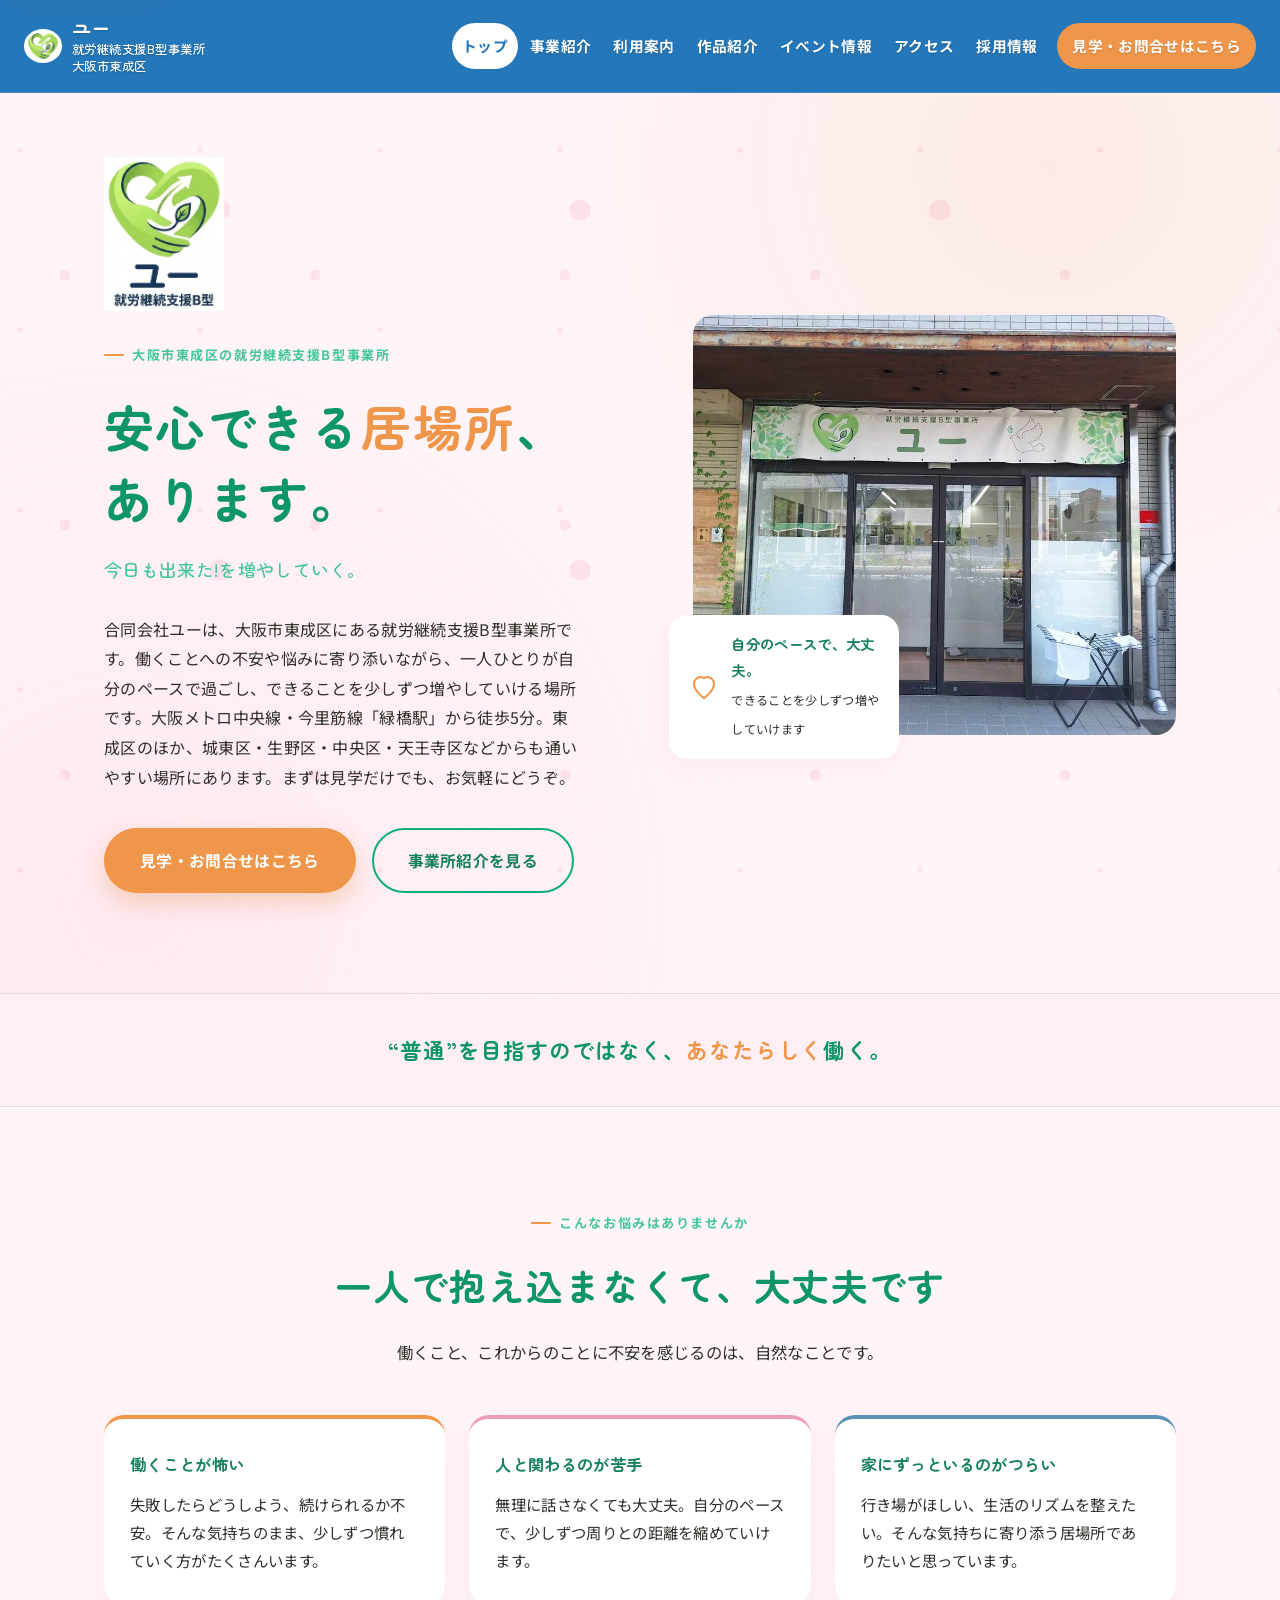
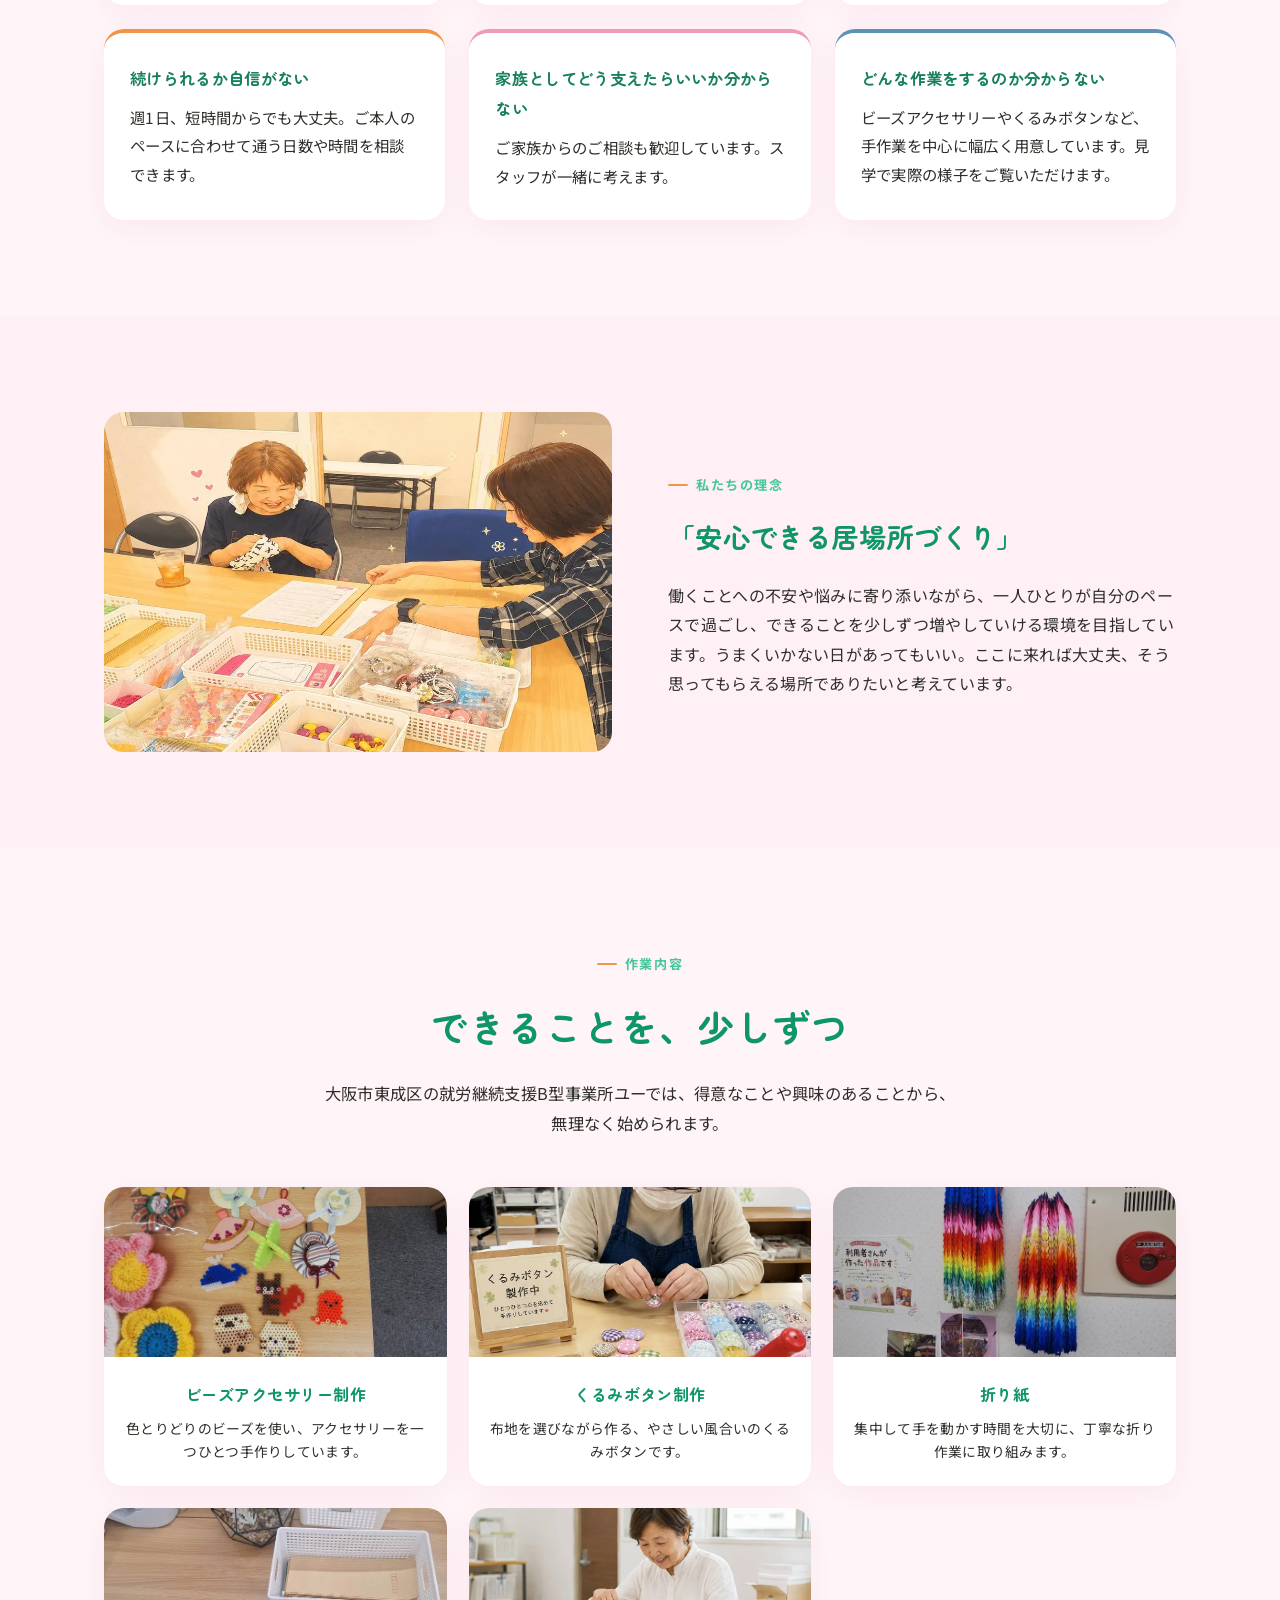
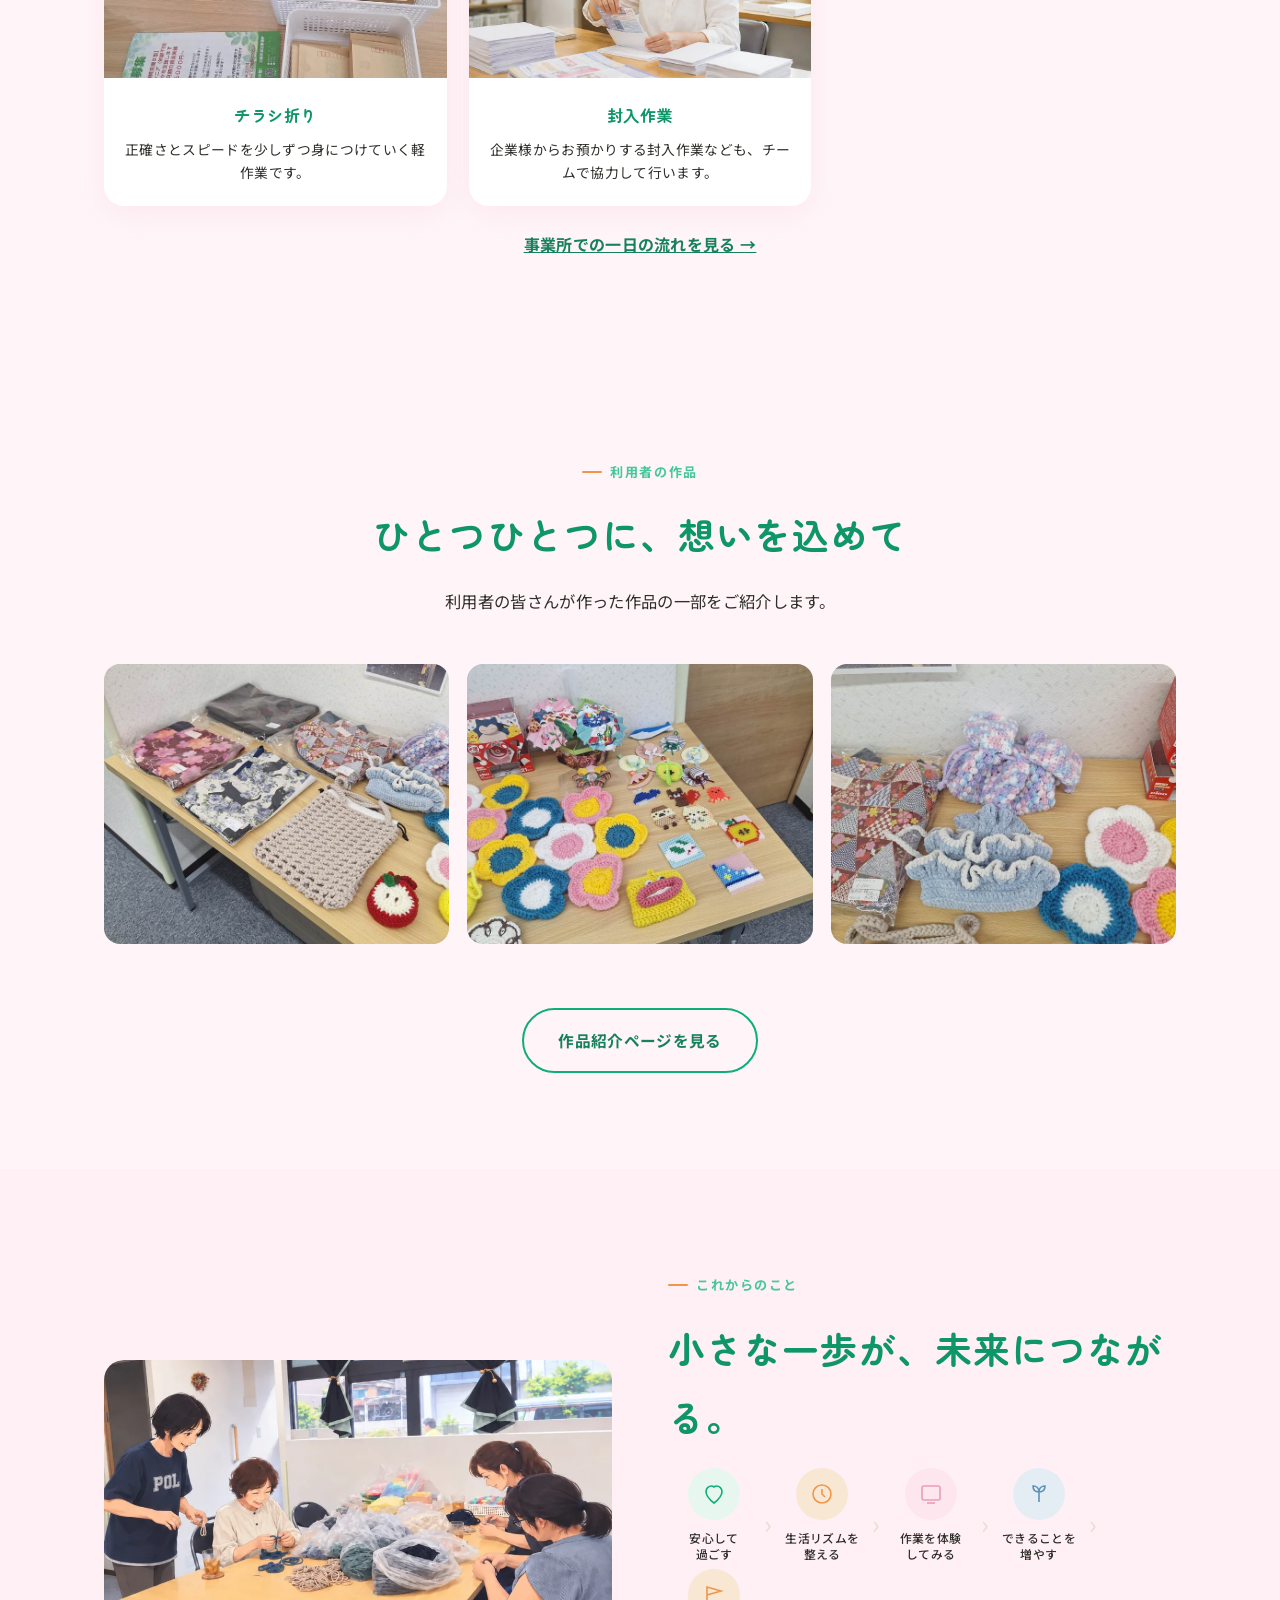
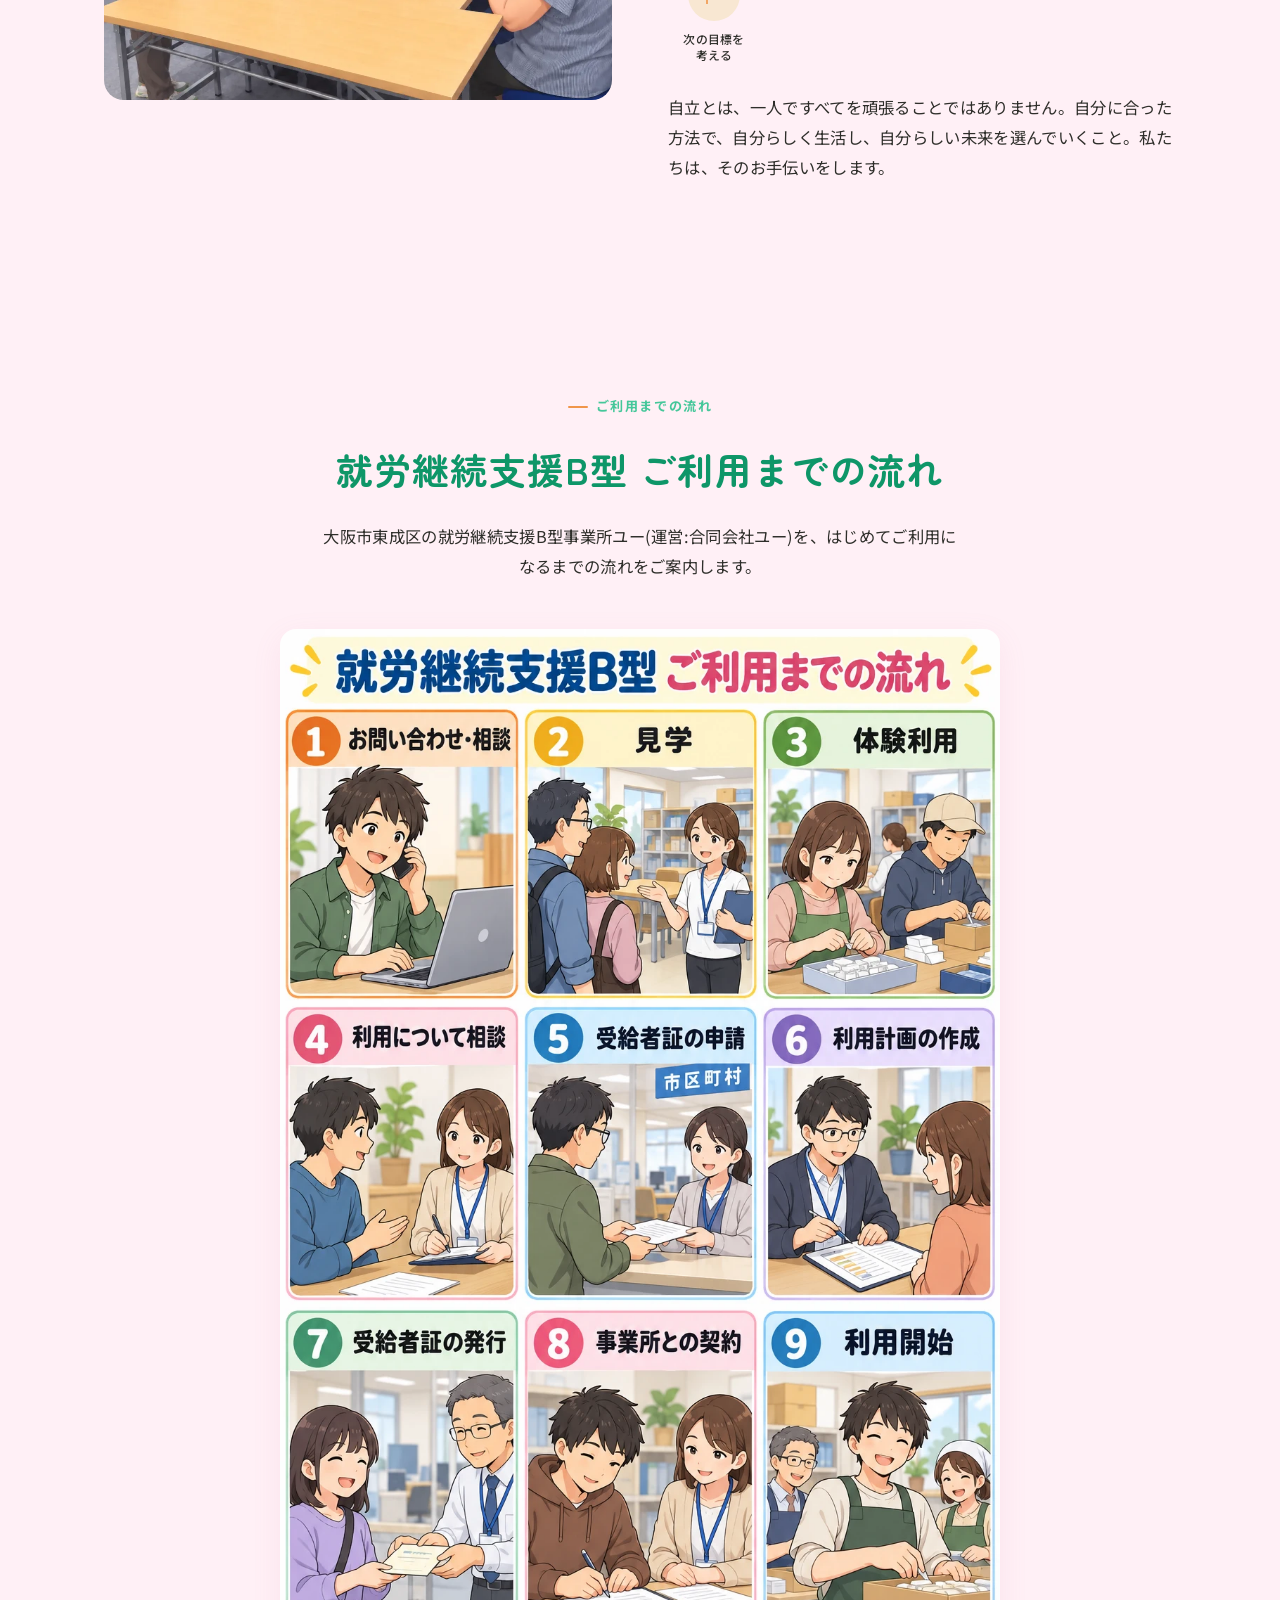
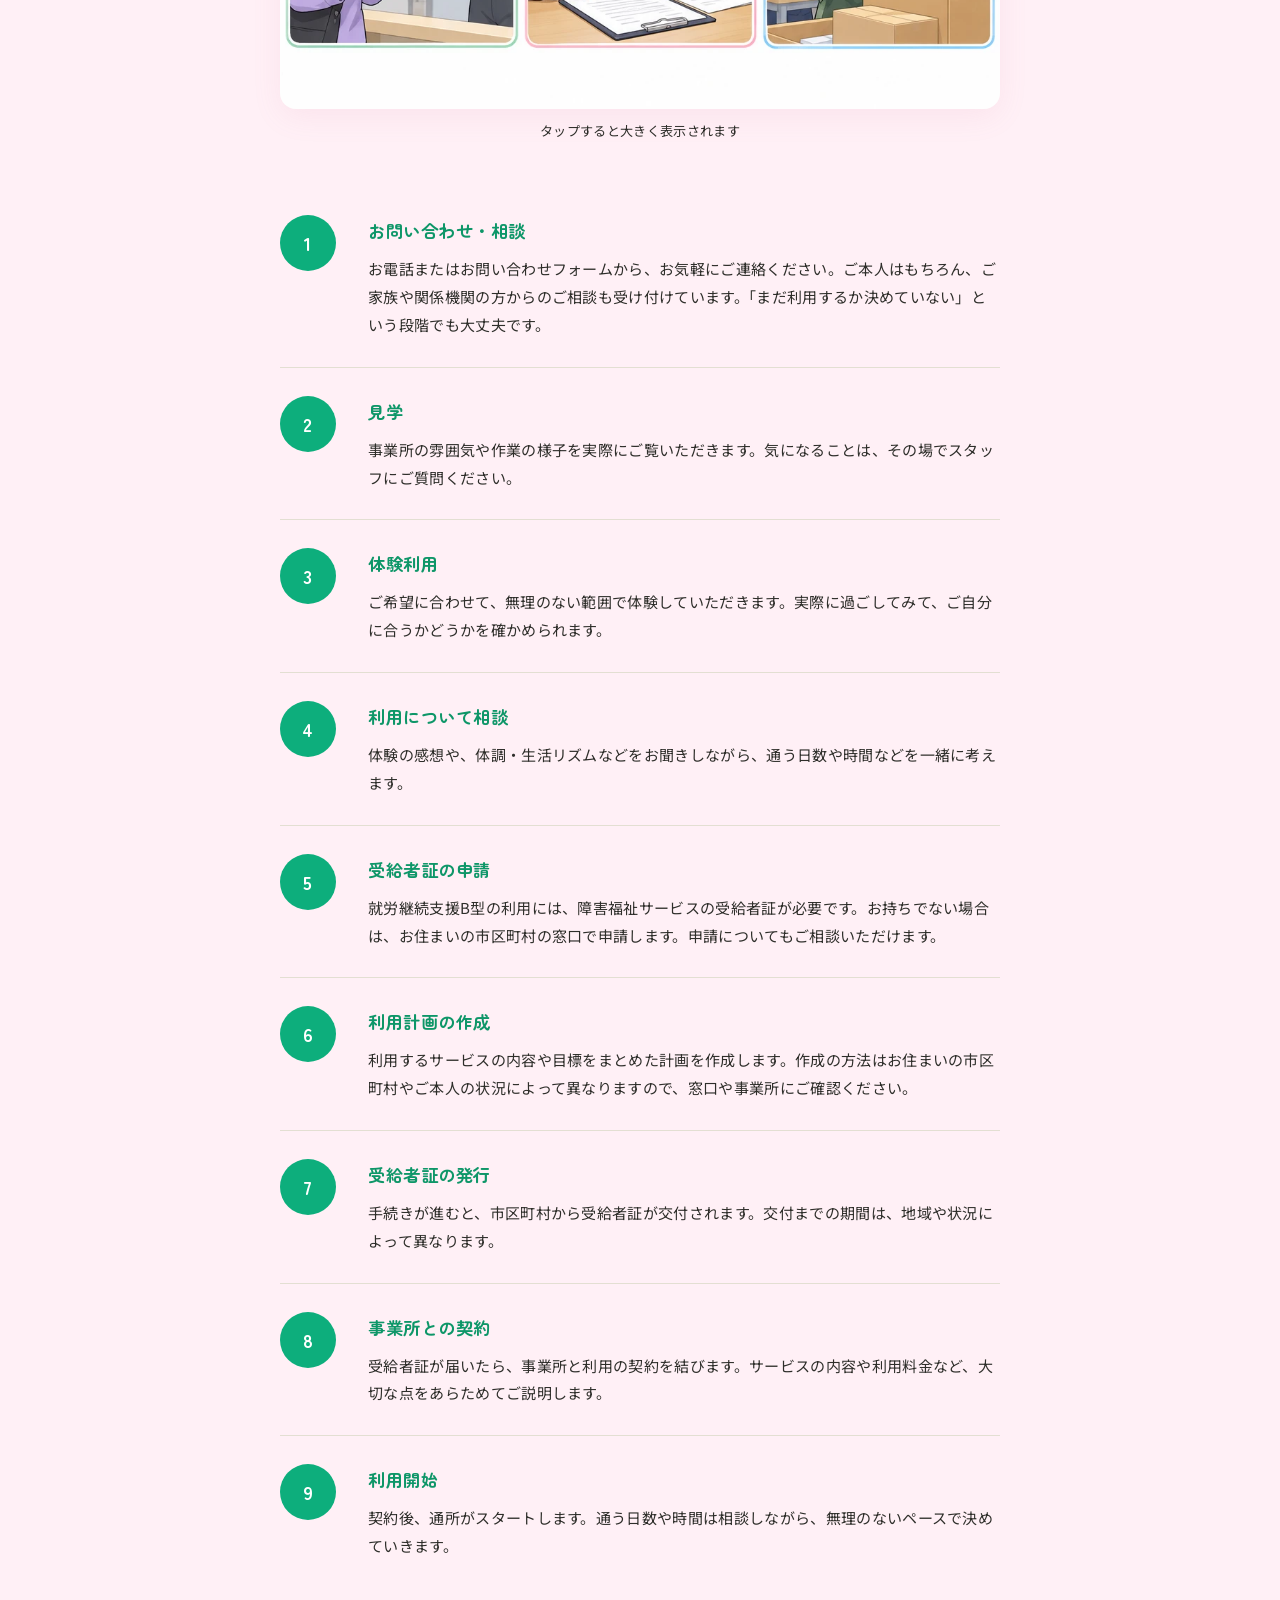
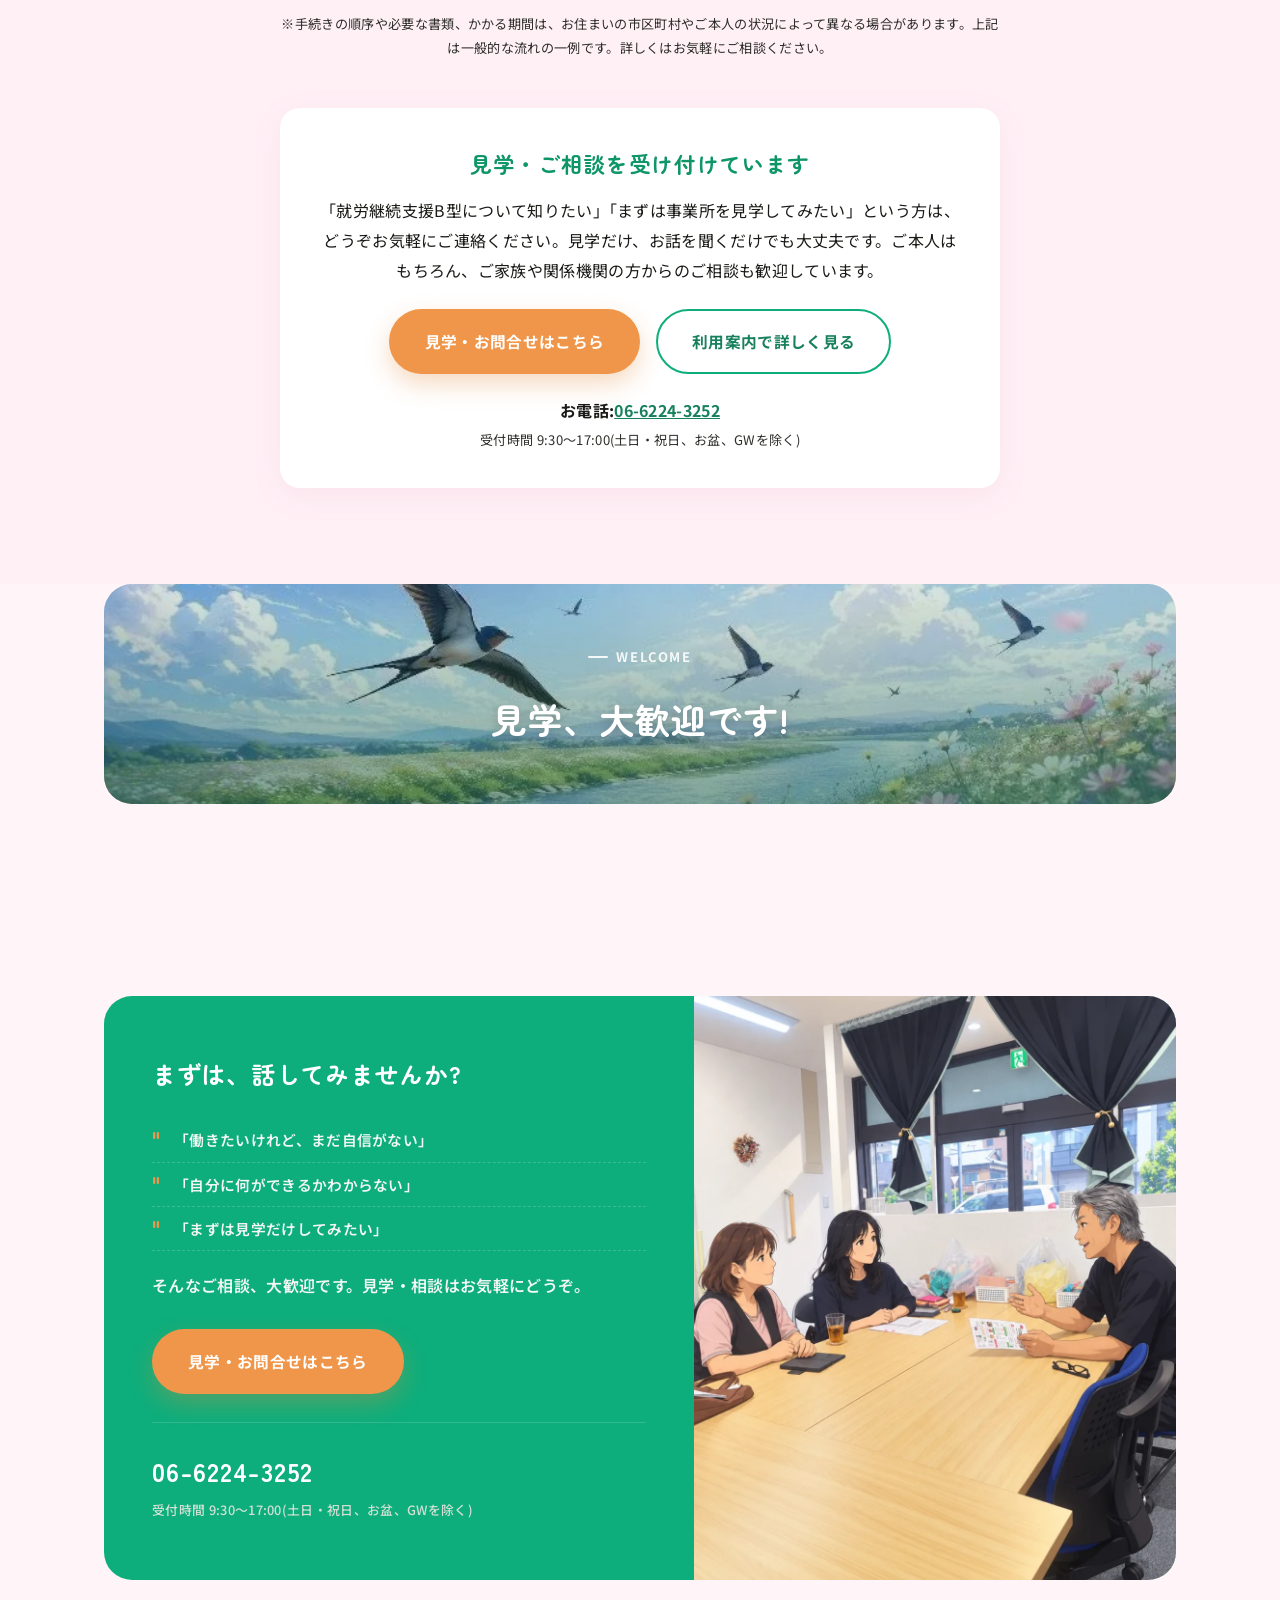
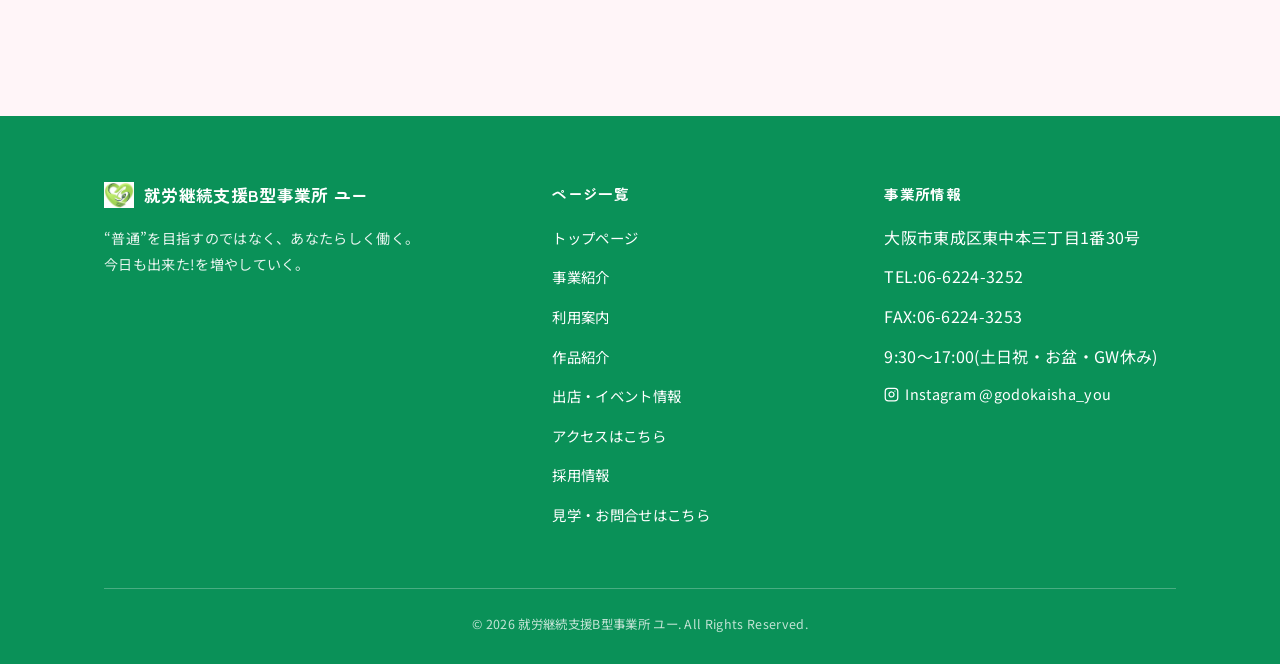
<file: index.html>
<!DOCTYPE html>
<!-- このファイルは自動生成です。編集は src/site.html で行い、node tools/build-pages.js を実行してください。 -->
<html lang="ja">
<head>
<meta charset="UTF-8">
<meta name="viewport" content="width=device-width, initial-scale=1.0">
<meta name="google-site-verification" content="rFZG2aNH4kiIBqItoNgGKLIrsNjNtBCCKF0BeAU0JTE" />
<title>大阪市東成区・緑橋の就労継続支援B型事業所｜合同会社ユー</title>
<meta name="description" content="大阪市東成区・緑橋駅から徒歩5分の就労継続支援B型事業所「ユー」(運営:合同会社ユー)。ビーズアクセサリー制作・くるみボタン制作・封入作業など、自分のペースで取り組めます。見学・体験を随時受付中。ご利用までの流れもご案内しています。">
<meta property="og:type" content="website">
<meta property="og:title" content="大阪市東成区・緑橋の就労継続支援B型事業所｜合同会社ユー">
<meta property="og:description" content="安心できる居場所、あります。大阪市東成区・緑橋の就労継続支援B型事業所「ユー」。見学・体験を随時受付中。">
<meta property="og:url" content="https://bgata-you-home7days.netlify.app/">
<link rel="canonical" href="https://bgata-you-home7days.netlify.app/">
<meta property="og:image" content="https://bgata-you-home7days.netlify.app/ogp.jpg">
<meta name="twitter:image" content="https://bgata-you-home7days.netlify.app/ogp.jpg">
<meta property="og:locale" content="ja_JP">
<meta name="twitter:card" content="summary_large_image">
<link rel="icon" type="image/png" href="assets/img/favicon.png">
<link rel="icon" sizes="any" href="/favicon.ico">
<link rel="preconnect" href="https://fonts.googleapis.com">
<link rel="preconnect" href="https://fonts.gstatic.com" crossorigin>
<link href="https://fonts.googleapis.com/css2?family=Zen+Maru+Gothic:wght@400;500;700;900&family=Noto+Sans+JP:wght@300;400;500;700&display=swap" rel="stylesheet">
<link rel="stylesheet" href="assets/css/style.css">
<script type="application/ld+json">
{
  "@context": "https://schema.org",
  "@type": "LocalBusiness",
  "name": "就労継続支援B型事業所 ユー",
  "url": "https://bgata-you-home7days.netlify.app/",
  "image": "https://bgata-you-home7days.netlify.app/ogp.jpg",
  "telephone": "06-6224-3252",
  "email": "you.midoribashi1212@gmail.com",
  "address": {
    "@type": "PostalAddress",
    "addressCountry": "JP",
    "addressLocality": "大阪市東成区",
    "streetAddress": "東中本三丁目1番30号"
  },
  "parentOrganization": {
    "@type": "Organization",
    "name": "合同会社ユー"
  },
  "areaServed": ["大阪市東成区", "緑橋"],
  "openingHoursSpecification": {
    "@type": "OpeningHoursSpecification",
    "dayOfWeek": ["Monday", "Tuesday", "Wednesday", "Thursday", "Friday"],
    "opens": "09:30",
    "closes": "17:00"
  }
}
</script>
</head>
<body>
<a href="#main-content" class="skip-link">本文へスキップ</a>

<!-- ============ HEADER ============ -->
<header class="site-header">
  <div class="header-inner">
    <a href="/" class="logo">
      <img class="leaf-img" src="assets/img/logo-you.webp" width="534" height="460" alt="ユー ロゴ">
      <span>ユー<span class="sub">就労継続支援B型事業所<br>大阪市東成区</span></span>
    </a>
    <button class="hamburger" id="hamburger" aria-label="メニューを開く" aria-expanded="false">
      <span></span><span></span><span></span>
    </button>
    <nav class="main-nav" id="mainNav">
      <a href="/" data-page="page-top">トップ</a>
      <a href="/about.html" data-page="page-about">事業紹介</a>
      <a href="/guide.html" data-page="page-guide">利用案内</a>
      <a href="/products.html" data-page="page-products">作品紹介</a>
      <a href="/events.html" data-page="page-events">イベント情報</a>
      <a href="/access.html" data-page="page-access">アクセス</a>
      <a href="/recruit.html" data-page="page-recruit">採用情報</a>
      <a href="/contact.html" class="nav-cta" data-page="page-contact">見学・お問合せはこちら</a>
    </nav>
  </div>
</header>

<!-- JavaScript 無効時のみ表示される最低限の事業所情報（値は本ページ内の正式情報から取得） -->
<main id="main-content" tabindex="-1">

<div class="page active" id="page-top">

  <section class="hero">
    <div class="container hero-grid">
      <div class="hero-copy">
        <img src="assets/img/hero-logo-you.webp" width="534" height="688" alt="就労継続支援B型事業所 ユー ロゴ" style="width:120px; height:auto; margin-bottom:24px;">
        <p class="eyebrow">大阪市東成区の就労継続支援B型事業所</p>
        <h1>安心できる<span class="accent">居場所</span>、<br>あります。</h1>
        <p class="sub-copy">今日も出来た!を増やしていく。</p>
        <p class="desc">合同会社ユーは、大阪市東成区にある就労継続支援B型事業所です。働くことへの不安や悩みに寄り添いながら、一人ひとりが自分のペースで過ごし、できることを少しずつ増やしていける場所です。大阪メトロ中央線・今里筋線「緑橋駅」から徒歩5分。東成区のほか、城東区・生野区・中央区・天王寺区などからも通いやすい場所にあります。まずは見学だけでも、お気軽にどうぞ。</p>
        <div class="btn-row">
          <a href="/contact.html" class="btn btn-primary">見学・お問合せはこちら</a>
          <a href="/about.html" class="btn btn-outline">事業所紹介を見る</a>
        </div>
      </div>
      <div class="hero-photo">
        <div class="photo tall photo-real">
          <img src="assets/img/hero-facility-exterior.webp" width="1000" height="750" alt="就労継続支援B型事業所 ユー の外観">
        </div>
        <div class="hero-badge">
          <svg viewBox="0 0 24 24" fill="none" stroke="currentColor" stroke-width="1.6"><path d="M12 21C12 21 4 15 4 9.5C4 6.5 6.5 4 9.5 4C11 4 12 5 12 5C12 5 13 4 14.5 4C17.5 4 20 6.5 20 9.5C20 15 12 21 12 21Z"/></svg>
          <div><strong>自分のペースで、大丈夫。</strong><span>できることを少しずつ増やしていけます</span></div>
        </div>
      </div>
    </div>
  </section>

  <!-- キャッチコピー帯 -->
  <section style="padding:36px 0; background:var(--beige); border-top:1px solid var(--line); border-bottom:1px solid var(--line);">
    <div class="container center-text">
      <p style="font-family:var(--serif-jp); font-weight:700; font-size:clamp(1.05rem,2.2vw,1.35rem); color:var(--heading); letter-spacing:0.04em;">
        “普通”を目指すのではなく、<span style="color:var(--orange);">あなたらしく</span>働く。
      </p>
    </div>
  </section>

  <!-- 悩みに寄り添うセクション -->
  <section class="page-section">
    <div class="container">
      <div class="section-head center">
        <p class="eyebrow" style="justify-content:center;">こんなお悩みはありませんか</p>
        <h2 class="section-title">一人で抱え込まなくて、大丈夫です</h2>
        <p class="section-lead">働くこと、これからのことに不安を感じるのは、自然なことです。</p>
      </div>
      <div class="worry-grid">
        <div class="worry-card"><span class="q">働くことが怖い</span><p>失敗したらどうしよう、続けられるか不安。そんな気持ちのまま、少しずつ慣れていく方がたくさんいます。</p></div>
        <div class="worry-card"><span class="q">人と関わるのが苦手</span><p>無理に話さなくても大丈夫。自分のペースで、少しずつ周りとの距離を縮めていけます。</p></div>
        <div class="worry-card"><span class="q">家にずっといるのがつらい</span><p>行き場がほしい、生活のリズムを整えたい。そんな気持ちに寄り添う居場所でありたいと思っています。</p></div>
        <div class="worry-card"><span class="q">続けられるか自信がない</span><p>週1日、短時間からでも大丈夫。ご本人のペースに合わせて通う日数や時間を相談できます。</p></div>
        <div class="worry-card"><span class="q">家族としてどう支えたらいいか分からない</span><p>ご家族からのご相談も歓迎しています。スタッフが一緒に考えます。</p></div>
        <div class="worry-card"><span class="q">どんな作業をするのか分からない</span><p>ビーズアクセサリーやくるみボタンなど、手作業を中心に幅広く用意しています。見学で実際の様子をご覧いただけます。</p></div>
      </div>
    </div>
  </section>

  <!-- 理念 -->
  <section class="page-section section-soft">
    <div class="container">
      <div class="philosophy-wrap">
        <div class="photo tall photo-real">
          <img src="assets/img/work-staff-and-user.webp" width="1000" height="1000" loading="lazy" alt="スタッフと利用者が一緒に作業している様子">
        </div>
        <div>
          <p class="eyebrow">私たちの理念</p>
          <p class="philosophy-quote">「安心できる居場所づくり」</p>
          <p class="desc">働くことへの不安や悩みに寄り添いながら、一人ひとりが自分のペースで過ごし、できることを少しずつ増やしていける環境を目指しています。うまくいかない日があってもいい。ここに来れば大丈夫、そう思ってもらえる場所でありたいと考えています。</p>
        </div>
      </div>
    </div>
  </section>

  <!-- 作業内容 -->
  <section class="page-section">
    <div class="container">
      <div class="section-head center">
        <p class="eyebrow" style="justify-content:center;">作業内容</p>
        <h2 class="section-title">できることを、少しずつ</h2>
        <p class="section-lead">大阪市東成区の就労継続支援B型事業所ユーでは、得意なことや興味のあることから、無理なく始められます。</p>
      </div>
      <div class="work-grid">
        <div class="work-card"><div class="photo photo-real"><img src="assets/img/product-beads-accessory.jpg" width="750" height="1000" loading="lazy" alt="利用者が作ったビーズアクセサリー作品"></div><div class="work-body"><h4>ビーズアクセサリー制作</h4><p>色とりどりのビーズを使い、アクセサリーを一つひとつ手作りしています。</p></div></div>
        <div class="work-card"><div class="photo photo-real"><img src="assets/img/work-kurumi-button.webp" width="1000" height="1000" loading="lazy" alt="くるみボタン制作の様子"></div><div class="work-body"><h4>くるみボタン制作</h4><p>布地を選びながら作る、やさしい風合いのくるみボタンです。</p></div></div>
        <div class="work-card"><div class="photo photo-real"><img src="assets/img/product-origami-crane.webp" width="750" height="1000" loading="lazy" alt="利用者が作った折り鶴の作品"></div><div class="work-body"><h4>折り紙</h4><p>集中して手を動かす時間を大切に、丁寧な折り作業に取り組みます。</p></div></div>
        <div class="work-card"><div class="photo photo-real"><img src="assets/img/work-flyer-folding.webp" width="750" height="1000" loading="lazy" alt="チラシ折り・封入作業の様子"></div><div class="work-body"><h4>チラシ折り</h4><p>正確さとスピードを少しずつ身につけていく軽作業です。</p></div></div>
        <div class="work-card"><div class="photo photo-real"><img src="assets/img/work-insertion.webp" width="1000" height="750" loading="lazy" alt="封入作業の様子"></div><div class="work-body"><h4>封入作業</h4><p>企業様からお預かりする封入作業なども、チームで協力して行います。</p></div></div>
      </div>
      <p class="center-text" style="margin-top:24px;"><a href="/about.html" style="color:var(--green-deep2); font-weight:700; text-decoration:underline;">事業所での一日の流れを見る →</a></p>
    </div>
  </section>

  <!-- 作品紹介 -->
  <section class="page-section section-green">
    <div class="container">
      <div class="section-head center">
        <p class="eyebrow" style="justify-content:center;">利用者の作品</p>
        <h2 class="section-title">ひとつひとつに、想いを込めて</h2>
        <p class="section-lead">利用者の皆さんが作った作品の一部をご紹介します。</p>
      </div>
      <div class="gallery-grid gallery-3">
        <div class="photo photo-real"><img src="assets/img/product-bag-pouch.jpg" width="750" height="1000" loading="lazy" alt="利用者が作ったバッグ・ポーチ作品"></div>
        <div class="photo photo-real"><img src="assets/img/product-beads-knit-flower.jpg" width="750" height="1000" loading="lazy" alt="利用者が作ったビーズ小物や編み物のお花"></div>
        <div class="photo photo-real"><img src="assets/img/product-knit-pouch-flower.jpg" width="750" height="1000" loading="lazy" alt="利用者が作った編み物のポーチとお花のモチーフ"></div>
      </div>
      <div class="center-text mt-64">
        <a href="/products.html" class="btn btn-outline">作品紹介ページを見る</a>
      </div>
    </div>
  </section>

  <!-- 成長イメージ -->
  <section class="page-section section-beige">
    <div class="container two-col">
      <div class="photo tall photo-real">
        <img src="assets/img/work-team-craft-table.webp" width="1000" height="1094" loading="lazy" alt="スタッフと利用者が一緒に作業に取り組む様子">
      </div>
      <div>
        <p class="eyebrow">これからのこと</p>
        <h2 class="section-title">小さな一歩が、未来につながる。</h2>
        <div class="growth-icon-flow">
          <div class="gi-step"><div class="gi-circle c1"><svg viewBox="0 0 24 24" fill="none" stroke="currentColor" stroke-width="1.6"><path d="M12 21C12 21 4 15 4 9.5C4 6.5 6.5 4 9.5 4C11 4 12 5 12 5C12 5 13 4 14.5 4C17.5 4 20 6.5 20 9.5C20 15 12 21 12 21Z"/></svg></div><span>安心して<br>過ごす</span></div>
          <div class="gi-arrow">›</div>
          <div class="gi-step"><div class="gi-circle c2"><svg viewBox="0 0 24 24" fill="none" stroke="currentColor" stroke-width="1.6"><circle cx="12" cy="12" r="9"/><path d="M12 7v5l3 3"/></svg></div><span>生活リズムを<br>整える</span></div>
          <div class="gi-arrow">›</div>
          <div class="gi-step"><div class="gi-circle c3"><svg viewBox="0 0 24 24" fill="none" stroke="currentColor" stroke-width="1.6"><rect x="3" y="4" width="18" height="14" rx="2"/><path d="M8 21h8"/></svg></div><span>作業を体験<br>してみる</span></div>
          <div class="gi-arrow">›</div>
          <div class="gi-step"><div class="gi-circle c4"><svg viewBox="0 0 24 24" fill="none" stroke="currentColor" stroke-width="1.6"><path d="M12 20V10M12 10c0-3 2-6 6-6 0 4-2 6-6 6zM12 10C12 7 10 4 6 4c0 4 2 6 6 6z"/></svg></div><span>できることを<br>増やす</span></div>
          <div class="gi-arrow">›</div>
          <div class="gi-step"><div class="gi-circle c2"><svg viewBox="0 0 24 24" fill="none" stroke="currentColor" stroke-width="1.6"><path d="M5 21V4l14 4-14 4"/></svg></div><span>次の目標を<br>考える</span></div>
        </div>
        <p class="section-lead" style="margin-top:28px;">自立とは、一人ですべてを頑張ることではありません。自分に合った方法で、自分らしく生活し、自分らしい未来を選んでいくこと。私たちは、そのお手伝いをします。</p>
      </div>
    </div>
  </section>

  <!-- ご利用までの流れ(9ステップ: 画像＋テキスト) -->
  <section class="page-section section-beige" id="flow">
    <div class="container">
      <div class="section-head center">
        <p class="eyebrow" style="justify-content:center;">ご利用までの流れ</p>
        <h2 class="section-title">就労継続支援B型 ご利用までの流れ</h2>
        <p class="section-lead">大阪市東成区の就労継続支援B型事業所ユー(運営:合同会社ユー)を、はじめてご利用になるまでの流れをご案内します。</p>
      </div>

      <figure style="max-width:720px; margin:0 auto 44px;">
        <a href="assets/img/flow-9steps.webp" target="_blank" rel="noopener">
          <img src="assets/img/flow-9steps.webp" width="1024" height="1536" loading="lazy"
               alt="就労継続支援B型のご利用までの9つの流れ(お問い合わせ・相談、見学、体験利用、利用について相談、受給者証の申請、利用計画の作成、受給者証の発行、事業所との契約、利用開始)。詳しくは下の文章に記載しています。"
               style="width:100%; height:auto; border-radius:16px; box-shadow:var(--shadow);">
        </a>
        <figcaption class="form-note center-text" style="margin-top:10px;">タップすると大きく表示されます</figcaption>
      </figure>

      <div class="flow-list" style="max-width:720px; margin:0 auto;">
        <div class="flow-item"><div class="flow-num">1</div><div><h4>お問い合わせ・相談</h4><p>お電話またはお問い合わせフォームから、お気軽にご連絡ください。ご本人はもちろん、ご家族や関係機関の方からのご相談も受け付けています。「まだ利用するか決めていない」という段階でも大丈夫です。</p></div></div>
        <div class="flow-item"><div class="flow-num">2</div><div><h4>見学</h4><p>事業所の雰囲気や作業の様子を実際にご覧いただきます。気になることは、その場でスタッフにご質問ください。</p></div></div>
        <div class="flow-item"><div class="flow-num">3</div><div><h4>体験利用</h4><p>ご希望に合わせて、無理のない範囲で体験していただきます。実際に過ごしてみて、ご自分に合うかどうかを確かめられます。</p></div></div>
        <div class="flow-item"><div class="flow-num">4</div><div><h4>利用について相談</h4><p>体験の感想や、体調・生活リズムなどをお聞きしながら、通う日数や時間などを一緒に考えます。</p></div></div>
        <div class="flow-item"><div class="flow-num">5</div><div><h4>受給者証の申請</h4><p>就労継続支援B型の利用には、障害福祉サービスの受給者証が必要です。お持ちでない場合は、お住まいの市区町村の窓口で申請します。申請についてもご相談いただけます。</p></div></div>
        <div class="flow-item"><div class="flow-num">6</div><div><h4>利用計画の作成</h4><p>利用するサービスの内容や目標をまとめた計画を作成します。作成の方法はお住まいの市区町村やご本人の状況によって異なりますので、窓口や事業所にご確認ください。</p></div></div>
        <div class="flow-item"><div class="flow-num">7</div><div><h4>受給者証の発行</h4><p>手続きが進むと、市区町村から受給者証が交付されます。交付までの期間は、地域や状況によって異なります。</p></div></div>
        <div class="flow-item"><div class="flow-num">8</div><div><h4>事業所との契約</h4><p>受給者証が届いたら、事業所と利用の契約を結びます。サービスの内容や利用料金など、大切な点をあらためてご説明します。</p></div></div>
        <div class="flow-item"><div class="flow-num">9</div><div><h4>利用開始</h4><p>契約後、通所がスタートします。通う日数や時間は相談しながら、無理のないペースで決めていきます。</p></div></div>
      </div>
      <p class="form-note center-text" style="max-width:720px; margin:24px auto 0;">※手続きの順序や必要な書類、かかる期間は、お住まいの市区町村やご本人の状況によって異なる場合があります。上記は一般的な流れの一例です。詳しくはお気軽にご相談ください。</p>

      <div class="contact-card" style="max-width:720px; margin:48px auto 0; text-align:center;">
        <h3 style="font-size:1.35rem; margin-bottom:12px;">見学・ご相談を受け付けています</h3>
        <p>「就労継続支援B型について知りたい」「まずは事業所を見学してみたい」という方は、どうぞお気軽にご連絡ください。見学だけ、お話を聞くだけでも大丈夫です。ご本人はもちろん、ご家族や関係機関の方からのご相談も歓迎しています。</p>
        <div class="btn-row" style="justify-content:center; margin-top:24px;">
          <a href="/contact.html" class="btn btn-primary">見学・お問合せはこちら</a>
          <a href="/guide.html" class="btn btn-outline">利用案内で詳しく見る</a>
        </div>
        <p style="margin-top:22px; font-weight:700;">お電話:<a href="tel:0662243252" style="color:var(--green-deep2); text-decoration:underline;">06-6224-3252</a></p>
        <p class="form-note" style="margin-top:2px;">受付時間 9:30〜17:00(土日・祝日、お盆、GWを除く)</p>
      </div>
    </div>
  </section>

  <!-- 見学バナー -->
  <section class="page-section" style="padding-top:0;">
    <div class="container">
      <a href="/contact.html" class="photo-banner" style="cursor:pointer; text-decoration:none;">
        <img src="assets/img/scenery-swallow-riverside.webp" width="828" height="327" loading="lazy" alt="燕が飛ぶ春の川辺と花畑">
        <div class="photo-banner-content">
          <p class="eyebrow">WELCOME</p>
          <h2>見学、大歓迎です!</h2>
        </div>
      </a>
    </div>
  </section>

  <!-- 最終CTA -->
  <section class="page-section">
    <div class="container">
      <div class="cta-split">
        <div class="cta-split-text">
          <h2>まずは、話してみませんか?</h2>
          <ul class="cta-quotes">
            <li>「働きたいけれど、まだ自信がない」</li>
            <li>「自分に何ができるかわからない」</li>
            <li>「まずは見学だけしてみたい」</li>
          </ul>
          <p style="color:#F2F7F4; font-weight:600; margin-bottom:28px;">そんなご相談、大歓迎です。見学・相談はお気軽にどうぞ。</p>
          <div class="btn-row">
            <a href="/contact.html" class="btn btn-primary">見学・お問合せはこちら</a>
          </div>
          <div class="cta-tel">
            <strong>06-6224-3252</strong>
            <span>受付時間 9:30〜17:00(土日・祝日、お盆、GWを除く)</span>
          </div>
        </div>
        <div class="photo tall cta-split-photo photo-real">
          <img src="assets/img/consultation-scene.webp" width="1000" height="1250" loading="lazy" alt="スタッフが利用希望者の相談にのっている様子">
        </div>
      </div>
    </div>
  </section>

</div>

</main>

<!-- ============ FOOTER ============ -->
<footer>
  <div class="container">
    <div class="footer-grid">
      <div>
        <div class="footer-logo">
          <img src="assets/img/logo-you.webp" width="534" height="460" loading="lazy" alt="ユー ロゴ" style="width:30px; height:auto;">
          就労継続支援B型事業所 ユー
        </div>
        <p>“普通”を目指すのではなく、あなたらしく働く。<br>今日も出来た!を増やしていく。</p>
      </div>
      <div>
        <h5>ページ一覧</h5>
        <ul>
          <li><a href="/">トップページ</a></li>
          <li><a href="/about.html">事業紹介</a></li>
          <li><a href="/guide.html">利用案内</a></li>
          <li><a href="/products.html">作品紹介</a></li>
          <li><a href="/events.html">出店・イベント情報</a></li>
          <li><a href="/access.html">アクセスはこちら</a></li>
          <li><a href="/recruit.html">採用情報</a></li>
          <li><a href="/contact.html">見学・お問合せはこちら</a></li>
        </ul>
      </div>
      <div>
        <h5>事業所情報</h5>
        <ul>
          <li>大阪市東成区東中本三丁目1番30号</li>
          <li>TEL:06-6224-3252</li>
          <li>FAX:06-6224-3253</li>
          <li>9:30〜17:00(土日祝・お盆・GW休み)</li>
          <li><a href="https://www.instagram.com/godokaisha_you/" target="_blank" rel="noopener" style="display:inline-flex; align-items:center; gap:6px;"><svg viewBox="0 0 24 24" width="15" height="15" fill="none" stroke="currentColor" stroke-width="2" stroke-linecap="round" stroke-linejoin="round" aria-hidden="true"><rect x="2" y="2" width="20" height="20" rx="5" ry="5"></rect><path d="M16 11.37A4 4 0 1 1 12.63 8 4 4 0 0 1 16 11.37z"></path><line x1="17.5" y1="6.5" x2="17.51" y2="6.5"></line></svg>Instagram @godokaisha_you</a></li>
        </ul>
      </div>
    </div>
    <div class="footer-bottom">© 2026 就労継続支援B型事業所 ユー. All Rights Reserved.</div>
  </div>
</footer>

<script src="assets/js/main.js"></script>

</body>
</html>
</file>
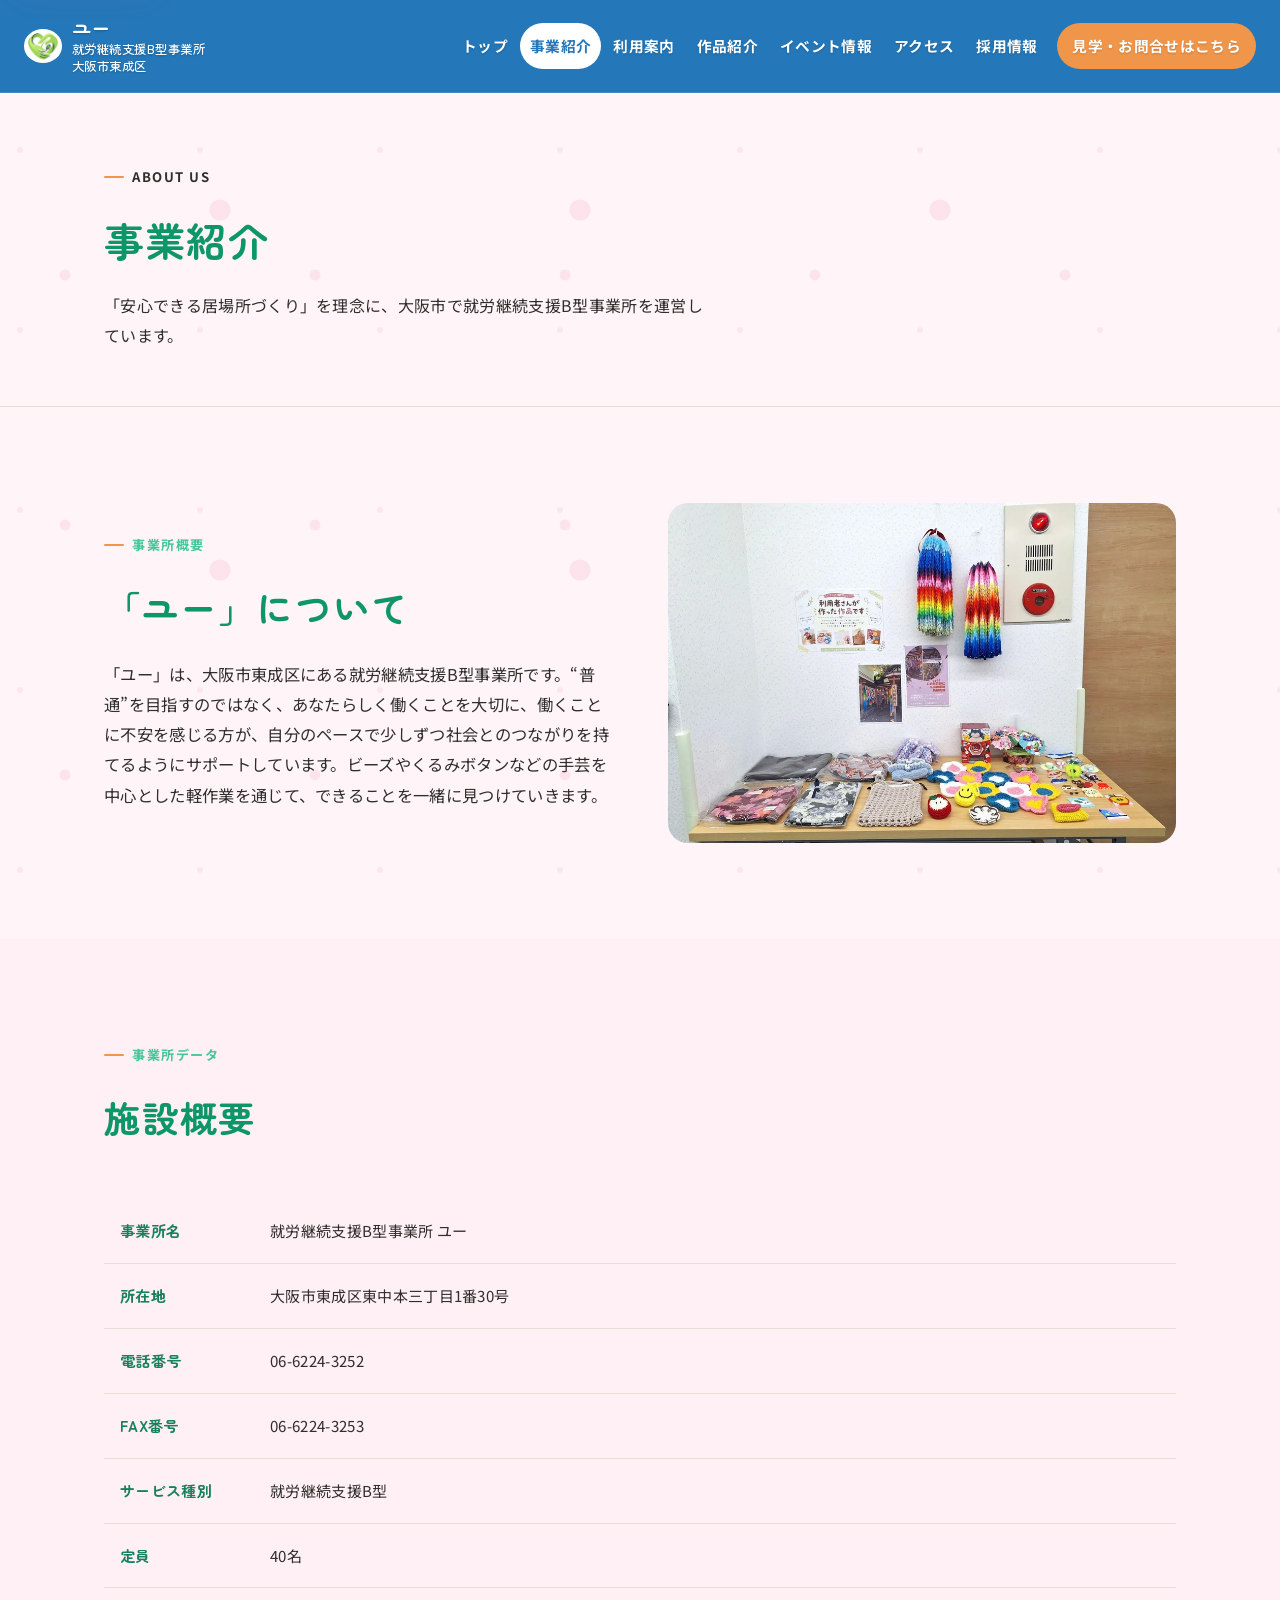
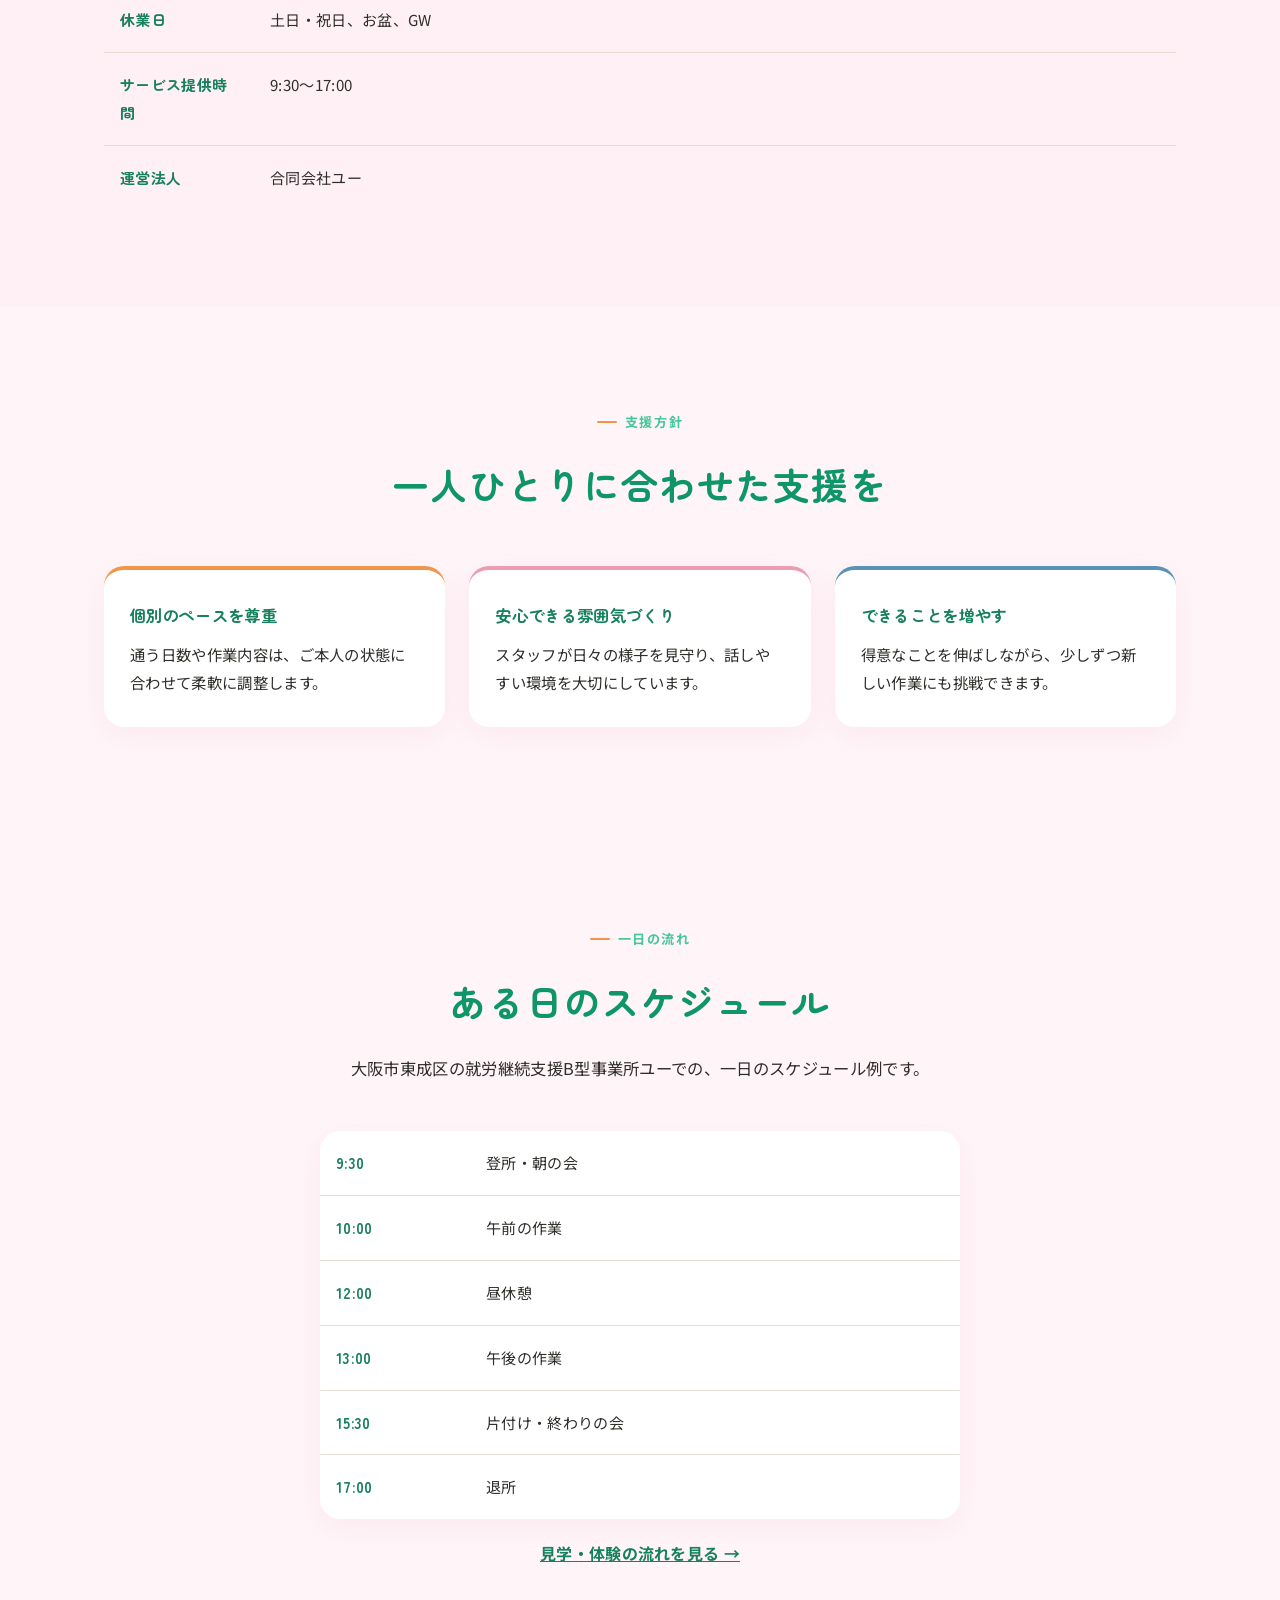
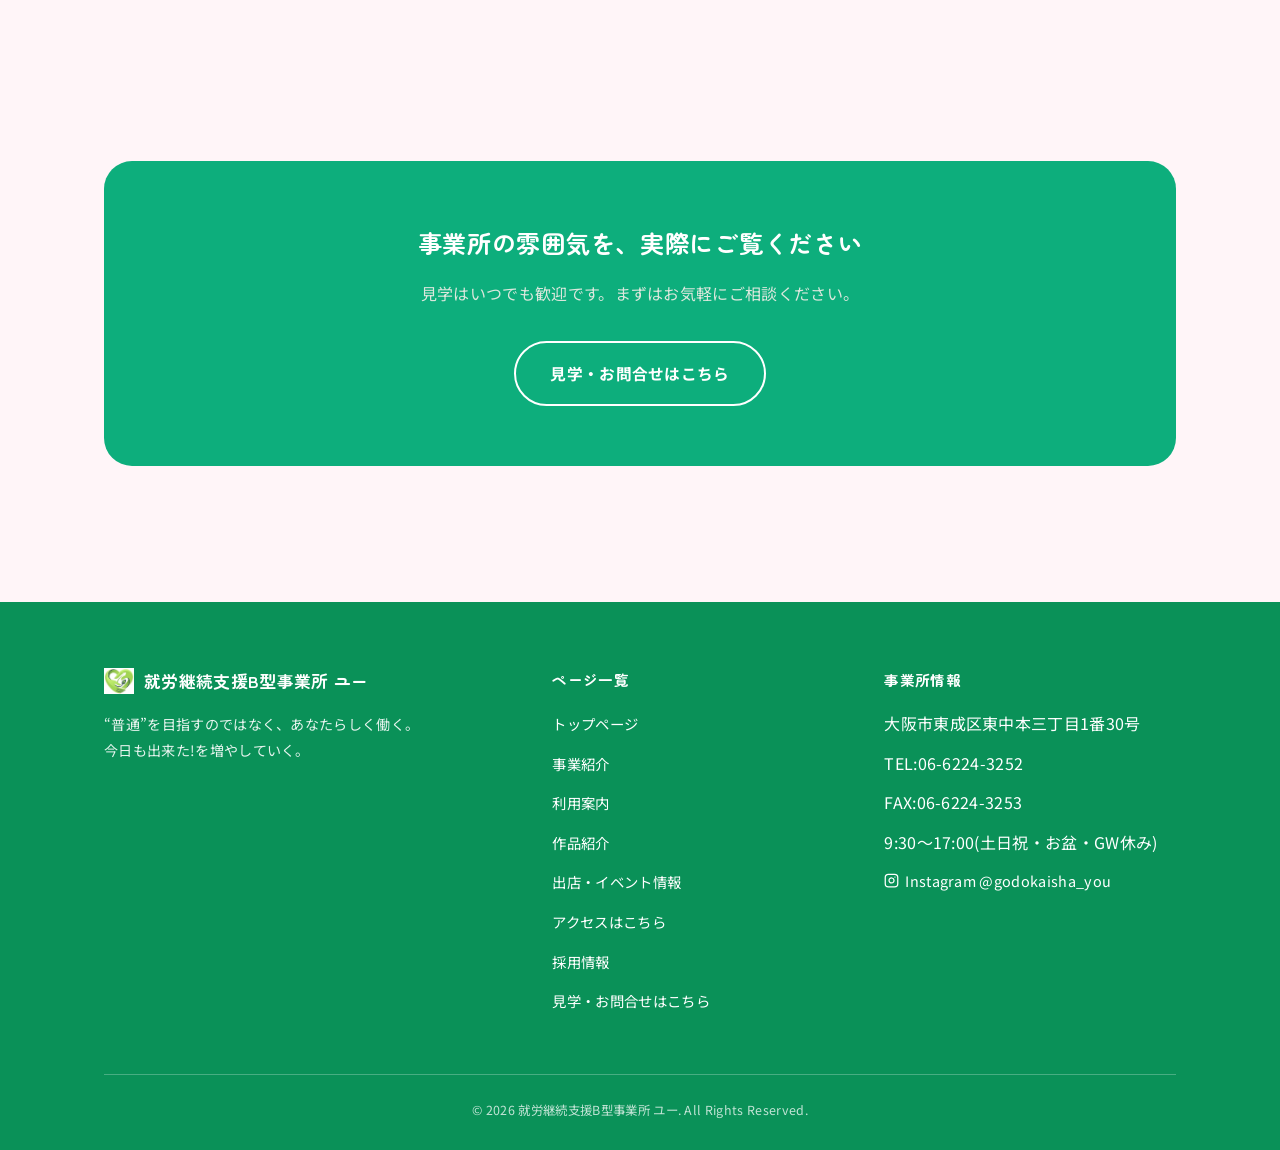
<file: about.html>
<!DOCTYPE html>
<!-- このファイルは自動生成です。編集は src/site.html で行い、node tools/build-pages.js を実行してください。 -->
<html lang="ja">
<head>
<meta charset="UTF-8">
<meta name="viewport" content="width=device-width, initial-scale=1.0">
<meta name="google-site-verification" content="rFZG2aNH4kiIBqItoNgGKLIrsNjNtBCCKF0BeAU0JTE" />
<title>事業紹介・一日の流れ｜大阪市東成区の就労継続支援B型事業所 ユー</title>
<meta name="description" content="大阪市東成区・緑橋の就労継続支援B型事業所「ユー」の事業紹介です。事業所の雰囲気や一日の流れ、施設概要(所在地・受付時間・運営法人)をご案内します。">
<meta property="og:type" content="website">
<meta property="og:title" content="事業紹介・一日の流れ｜大阪市東成区の就労継続支援B型事業所 ユー">
<meta property="og:description" content="大阪市東成区・緑橋の就労継続支援B型事業所「ユー」の事業紹介です。事業所の雰囲気や一日の流れ、施設概要(所在地・受付時間・運営法人)をご案内します。">
<meta property="og:url" content="https://bgata-you-home7days.netlify.app/about.html">
<link rel="canonical" href="https://bgata-you-home7days.netlify.app/about.html">
<meta property="og:image" content="https://bgata-you-home7days.netlify.app/ogp.jpg">
<meta name="twitter:image" content="https://bgata-you-home7days.netlify.app/ogp.jpg">
<meta property="og:locale" content="ja_JP">
<meta name="twitter:card" content="summary_large_image">
<link rel="icon" type="image/png" href="assets/img/favicon.png">
<link rel="icon" sizes="any" href="/favicon.ico">
<link rel="preconnect" href="https://fonts.googleapis.com">
<link rel="preconnect" href="https://fonts.gstatic.com" crossorigin>
<link href="https://fonts.googleapis.com/css2?family=Zen+Maru+Gothic:wght@400;500;700;900&family=Noto+Sans+JP:wght@300;400;500;700&display=swap" rel="stylesheet">
<link rel="stylesheet" href="assets/css/style.css">
<script type="application/ld+json">
{
  "@context": "https://schema.org",
  "@type": "LocalBusiness",
  "name": "就労継続支援B型事業所 ユー",
  "url": "https://bgata-you-home7days.netlify.app/",
  "image": "https://bgata-you-home7days.netlify.app/ogp.jpg",
  "telephone": "06-6224-3252",
  "email": "you.midoribashi1212@gmail.com",
  "address": {
    "@type": "PostalAddress",
    "addressCountry": "JP",
    "addressLocality": "大阪市東成区",
    "streetAddress": "東中本三丁目1番30号"
  },
  "parentOrganization": {
    "@type": "Organization",
    "name": "合同会社ユー"
  },
  "areaServed": ["大阪市東成区", "緑橋"],
  "openingHoursSpecification": {
    "@type": "OpeningHoursSpecification",
    "dayOfWeek": ["Monday", "Tuesday", "Wednesday", "Thursday", "Friday"],
    "opens": "09:30",
    "closes": "17:00"
  }
}
</script>
</head>
<body>
<a href="#main-content" class="skip-link">本文へスキップ</a>

<!-- ============ HEADER ============ -->
<header class="site-header">
  <div class="header-inner">
    <a href="/" class="logo">
      <img class="leaf-img" src="assets/img/logo-you.webp" width="534" height="460" alt="ユー ロゴ">
      <span>ユー<span class="sub">就労継続支援B型事業所<br>大阪市東成区</span></span>
    </a>
    <button class="hamburger" id="hamburger" aria-label="メニューを開く" aria-expanded="false">
      <span></span><span></span><span></span>
    </button>
    <nav class="main-nav" id="mainNav">
      <a href="/" data-page="page-top">トップ</a>
      <a href="/about.html" data-page="page-about">事業紹介</a>
      <a href="/guide.html" data-page="page-guide">利用案内</a>
      <a href="/products.html" data-page="page-products">作品紹介</a>
      <a href="/events.html" data-page="page-events">イベント情報</a>
      <a href="/access.html" data-page="page-access">アクセス</a>
      <a href="/recruit.html" data-page="page-recruit">採用情報</a>
      <a href="/contact.html" class="nav-cta" data-page="page-contact">見学・お問合せはこちら</a>
    </nav>
  </div>
</header>

<!-- JavaScript 無効時のみ表示される最低限の事業所情報（値は本ページ内の正式情報から取得） -->
<main id="main-content" tabindex="-1">

<div class="page active" id="page-about">

  <section class="page-hero">
    <div class="container">
      <p class="eyebrow">ABOUT US</p>
      <h1>事業紹介</h1>
      <p>「安心できる居場所づくり」を理念に、大阪市で就労継続支援B型事業所を運営しています。</p>
    </div>
  </section>

  <section class="page-section">
    <div class="container two-col">
      <div>
        <p class="eyebrow">事業所概要</p>
        <h2 class="section-title">「ユー」について</h2>
        <p class="section-lead">「ユー」は、大阪市東成区にある就労継続支援B型事業所です。“普通”を目指すのではなく、あなたらしく働くことを大切に、働くことに不安を感じる方が、自分のペースで少しずつ社会とのつながりを持てるようにサポートしています。ビーズやくるみボタンなどの手芸を中心とした軽作業を通じて、できることを一緒に見つけていきます。</p>
      </div>
      <div class="photo tall photo-real">
        <img src="assets/img/product-display-corner-v2.webp" width="1000" height="750" loading="lazy" alt="利用者が作った作品の展示コーナー">
      </div>
    </div>
  </section>

  <section class="page-section section-soft">
    <div class="container">
      <div class="section-head">
        <p class="eyebrow">事業所データ</p>
        <h2 class="section-title">施設概要</h2>
      </div>
      <table class="info-table">
        <tr><th>事業所名</th><td>就労継続支援B型事業所 ユー</td></tr>
        <tr><th>所在地</th><td>大阪市東成区東中本三丁目1番30号</td></tr>
        <tr><th>電話番号</th><td>06-6224-3252</td></tr>
        <tr><th>FAX番号</th><td>06-6224-3253</td></tr>
        <tr><th>サービス種別</th><td>就労継続支援B型</td></tr>
        <tr><th>定員</th><td>40名</td></tr>
        <tr><th>休業日</th><td>土日・祝日、お盆、GW</td></tr>
        <tr><th>サービス提供時間</th><td>9:30〜17:00</td></tr>
        <tr><th>運営法人</th><td>合同会社ユー</td></tr>
      </table>
    </div>
  </section>

  <section class="page-section">
    <div class="container">
      <div class="section-head center">
        <p class="eyebrow" style="justify-content:center;">支援方針</p>
        <h2 class="section-title">一人ひとりに合わせた支援を</h2>
      </div>
      <div class="worry-grid">
        <div class="worry-card"><span class="q">個別のペースを尊重</span><p>通う日数や作業内容は、ご本人の状態に合わせて柔軟に調整します。</p></div>
        <div class="worry-card"><span class="q">安心できる雰囲気づくり</span><p>スタッフが日々の様子を見守り、話しやすい環境を大切にしています。</p></div>
        <div class="worry-card"><span class="q">できることを増やす</span><p>得意なことを伸ばしながら、少しずつ新しい作業にも挑戦できます。</p></div>
      </div>
    </div>
  </section>

  <section class="page-section section-green">
    <div class="container">
      <div class="section-head center">
        <p class="eyebrow" style="justify-content:center;">一日の流れ</p>
        <h2 class="section-title">ある日のスケジュール</h2>
        <p class="section-lead">大阪市東成区の就労継続支援B型事業所ユーでの、一日のスケジュール例です。</p>
      </div>
      <table class="info-table" style="max-width:640px; margin:0 auto; background:var(--white); border-radius:var(--radius); padding:8px 24px; box-shadow:var(--shadow);">
        <tr><th>9:30</th><td>登所・朝の会</td></tr>
        <tr><th>10:00</th><td>午前の作業</td></tr>
        <tr><th>12:00</th><td>昼休憩</td></tr>
        <tr><th>13:00</th><td>午後の作業</td></tr>
        <tr><th>15:30</th><td>片付け・終わりの会</td></tr>
        <tr><th>17:00</th><td>退所</td></tr>
      </table>
      <p class="center-text" style="margin-top:20px;"><a href="/guide.html" style="color:var(--green-deep2); font-weight:700; text-decoration:underline;">見学・体験の流れを見る →</a></p>
    </div>
  </section>

  <section class="page-section">
    <div class="container">
      <div class="cta-band">
        <h2>事業所の雰囲気を、実際にご覧ください</h2>
        <p>見学はいつでも歓迎です。まずはお気軽にご相談ください。</p>
        <a href="/contact.html" class="btn btn-outline">見学・お問合せはこちら</a>
      </div>
    </div>
  </section>

</div>

</main>

<!-- ============ FOOTER ============ -->
<footer>
  <div class="container">
    <div class="footer-grid">
      <div>
        <div class="footer-logo">
          <img src="assets/img/logo-you.webp" width="534" height="460" loading="lazy" alt="ユー ロゴ" style="width:30px; height:auto;">
          就労継続支援B型事業所 ユー
        </div>
        <p>“普通”を目指すのではなく、あなたらしく働く。<br>今日も出来た!を増やしていく。</p>
      </div>
      <div>
        <h5>ページ一覧</h5>
        <ul>
          <li><a href="/">トップページ</a></li>
          <li><a href="/about.html">事業紹介</a></li>
          <li><a href="/guide.html">利用案内</a></li>
          <li><a href="/products.html">作品紹介</a></li>
          <li><a href="/events.html">出店・イベント情報</a></li>
          <li><a href="/access.html">アクセスはこちら</a></li>
          <li><a href="/recruit.html">採用情報</a></li>
          <li><a href="/contact.html">見学・お問合せはこちら</a></li>
        </ul>
      </div>
      <div>
        <h5>事業所情報</h5>
        <ul>
          <li>大阪市東成区東中本三丁目1番30号</li>
          <li>TEL:06-6224-3252</li>
          <li>FAX:06-6224-3253</li>
          <li>9:30〜17:00(土日祝・お盆・GW休み)</li>
          <li><a href="https://www.instagram.com/godokaisha_you/" target="_blank" rel="noopener" style="display:inline-flex; align-items:center; gap:6px;"><svg viewBox="0 0 24 24" width="15" height="15" fill="none" stroke="currentColor" stroke-width="2" stroke-linecap="round" stroke-linejoin="round" aria-hidden="true"><rect x="2" y="2" width="20" height="20" rx="5" ry="5"></rect><path d="M16 11.37A4 4 0 1 1 12.63 8 4 4 0 0 1 16 11.37z"></path><line x1="17.5" y1="6.5" x2="17.51" y2="6.5"></line></svg>Instagram @godokaisha_you</a></li>
        </ul>
      </div>
    </div>
    <div class="footer-bottom">© 2026 就労継続支援B型事業所 ユー. All Rights Reserved.</div>
  </div>
</footer>

<script src="assets/js/main.js"></script>

</body>
</html>
</file>
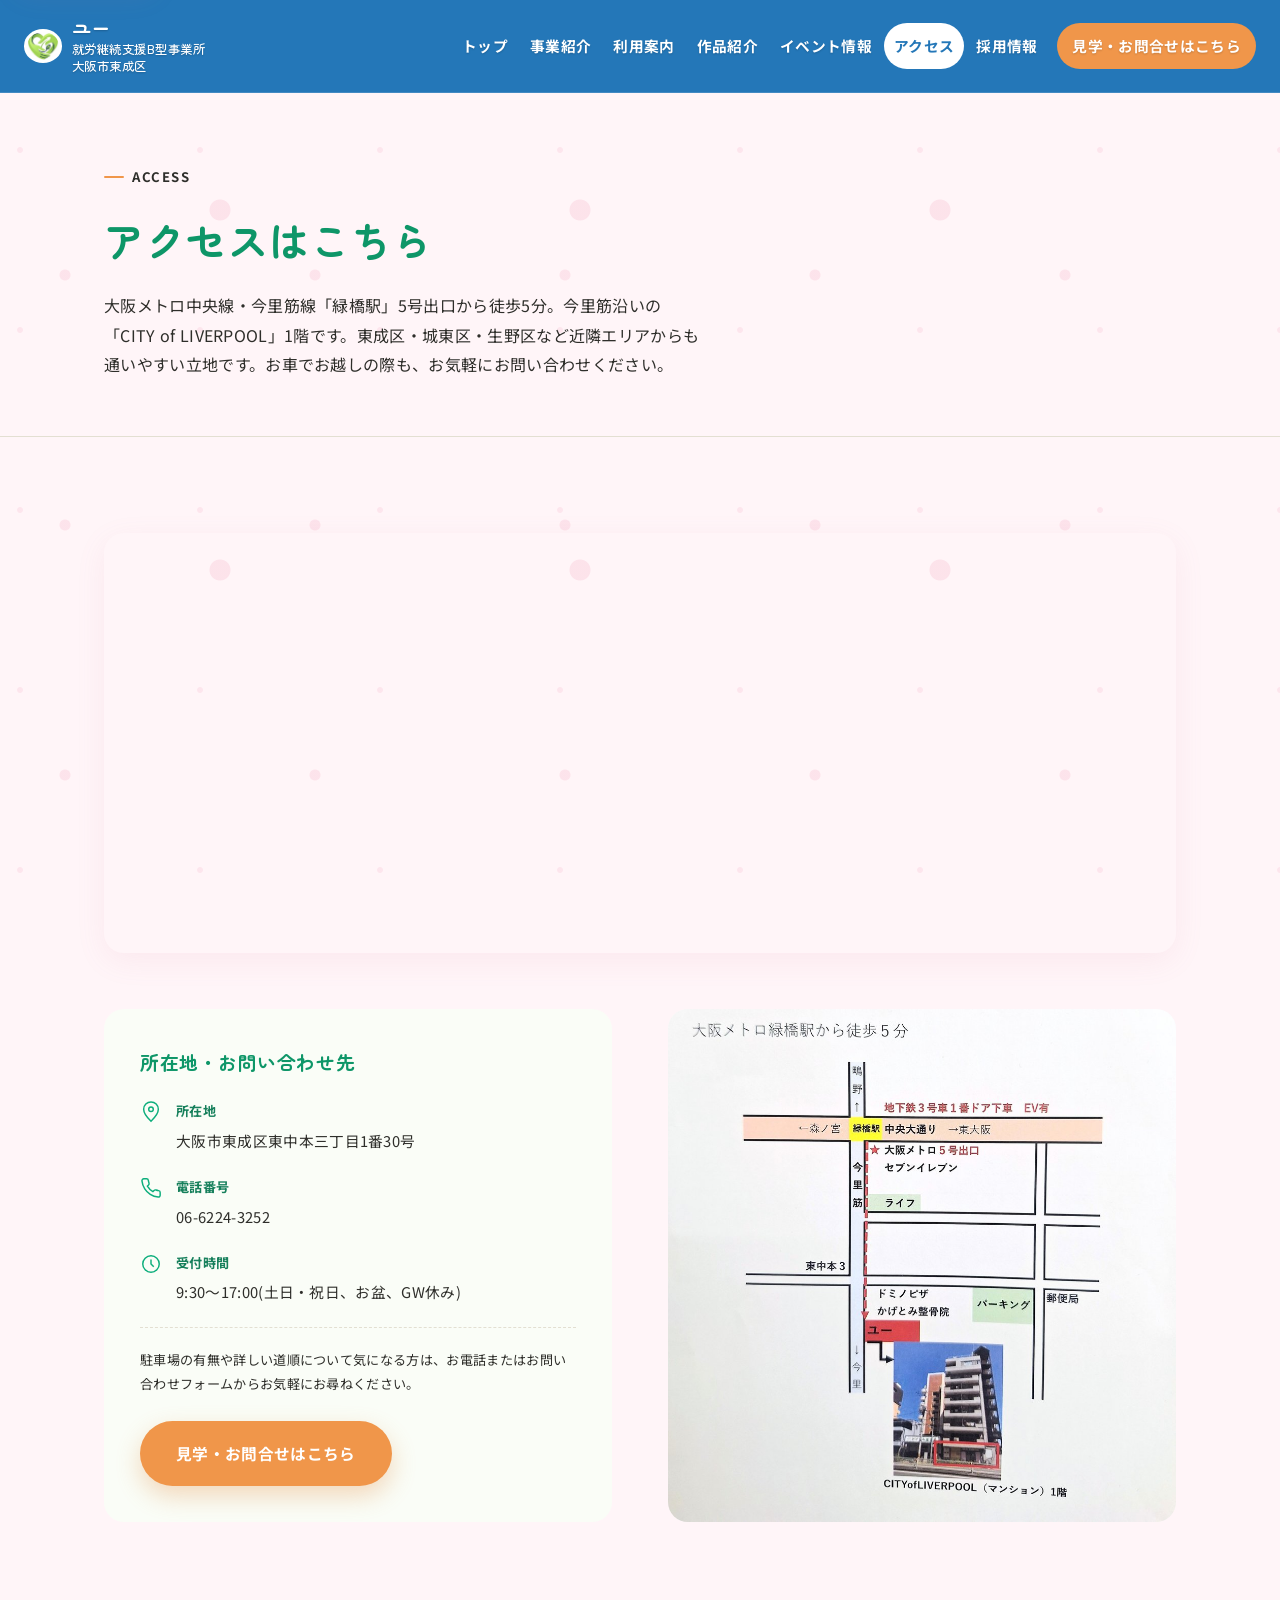
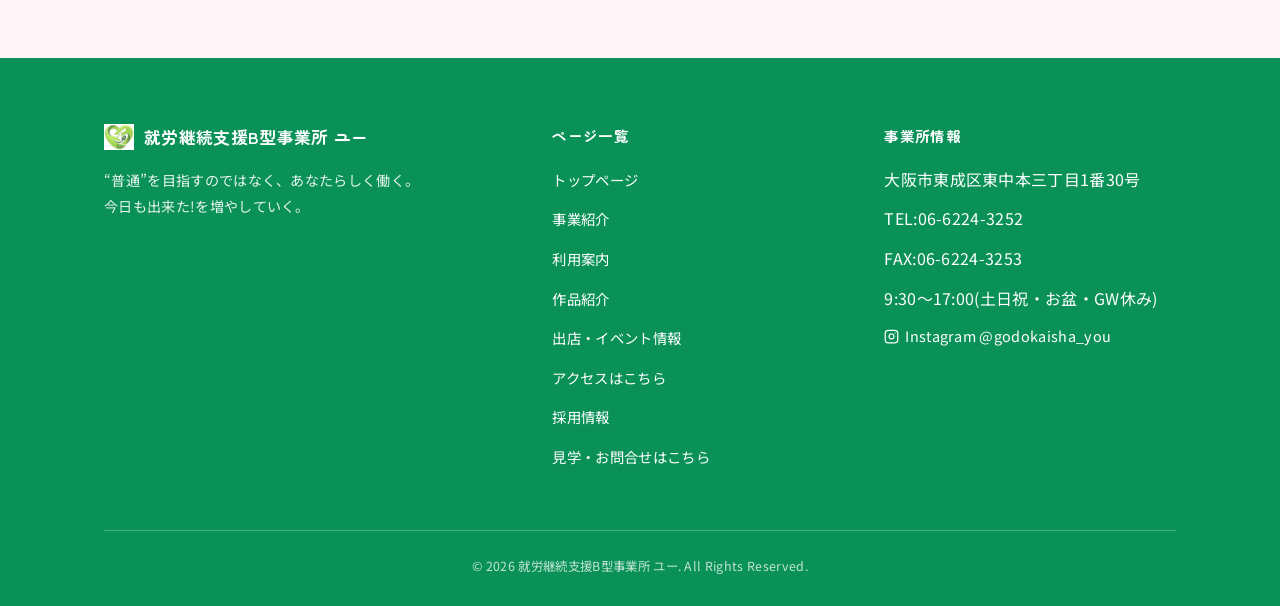
<file: access.html>
<!DOCTYPE html>
<!-- このファイルは自動生成です。編集は src/site.html で行い、node tools/build-pages.js を実行してください。 -->
<html lang="ja">
<head>
<meta charset="UTF-8">
<meta name="viewport" content="width=device-width, initial-scale=1.0">
<meta name="google-site-verification" content="rFZG2aNH4kiIBqItoNgGKLIrsNjNtBCCKF0BeAU0JTE" />
<title>アクセス(緑橋駅5号出口から徒歩5分)｜大阪市東成区の就労継続支援B型事業所 ユー</title>
<meta name="description" content="就労継続支援B型事業所「ユー」へのアクセス。大阪メトロ中央線・今里筋線「緑橋駅」5号出口から徒歩5分、大阪市東成区東中本三丁目1番30号。城東区・生野区・中央区などからも通いやすい場所です。">
<meta property="og:type" content="website">
<meta property="og:title" content="アクセス(緑橋駅5号出口から徒歩5分)｜大阪市東成区の就労継続支援B型事業所 ユー">
<meta property="og:description" content="就労継続支援B型事業所「ユー」へのアクセス。大阪メトロ中央線・今里筋線「緑橋駅」5号出口から徒歩5分、大阪市東成区東中本三丁目1番30号。城東区・生野区・中央区などからも通いやすい場所です。">
<meta property="og:url" content="https://bgata-you-home7days.netlify.app/access.html">
<link rel="canonical" href="https://bgata-you-home7days.netlify.app/access.html">
<meta property="og:image" content="https://bgata-you-home7days.netlify.app/ogp.jpg">
<meta name="twitter:image" content="https://bgata-you-home7days.netlify.app/ogp.jpg">
<meta property="og:locale" content="ja_JP">
<meta name="twitter:card" content="summary_large_image">
<link rel="icon" type="image/png" href="assets/img/favicon.png">
<link rel="icon" sizes="any" href="/favicon.ico">
<link rel="preconnect" href="https://fonts.googleapis.com">
<link rel="preconnect" href="https://fonts.gstatic.com" crossorigin>
<link href="https://fonts.googleapis.com/css2?family=Zen+Maru+Gothic:wght@400;500;700;900&family=Noto+Sans+JP:wght@300;400;500;700&display=swap" rel="stylesheet">
<link rel="stylesheet" href="assets/css/style.css">
<script type="application/ld+json">
{
  "@context": "https://schema.org",
  "@type": "LocalBusiness",
  "name": "就労継続支援B型事業所 ユー",
  "url": "https://bgata-you-home7days.netlify.app/",
  "image": "https://bgata-you-home7days.netlify.app/ogp.jpg",
  "telephone": "06-6224-3252",
  "email": "you.midoribashi1212@gmail.com",
  "address": {
    "@type": "PostalAddress",
    "addressCountry": "JP",
    "addressLocality": "大阪市東成区",
    "streetAddress": "東中本三丁目1番30号"
  },
  "parentOrganization": {
    "@type": "Organization",
    "name": "合同会社ユー"
  },
  "areaServed": ["大阪市東成区", "緑橋"],
  "openingHoursSpecification": {
    "@type": "OpeningHoursSpecification",
    "dayOfWeek": ["Monday", "Tuesday", "Wednesday", "Thursday", "Friday"],
    "opens": "09:30",
    "closes": "17:00"
  }
}
</script>
</head>
<body>
<a href="#main-content" class="skip-link">本文へスキップ</a>

<!-- ============ HEADER ============ -->
<header class="site-header">
  <div class="header-inner">
    <a href="/" class="logo">
      <img class="leaf-img" src="assets/img/logo-you.webp" width="534" height="460" alt="ユー ロゴ">
      <span>ユー<span class="sub">就労継続支援B型事業所<br>大阪市東成区</span></span>
    </a>
    <button class="hamburger" id="hamburger" aria-label="メニューを開く" aria-expanded="false">
      <span></span><span></span><span></span>
    </button>
    <nav class="main-nav" id="mainNav">
      <a href="/" data-page="page-top">トップ</a>
      <a href="/about.html" data-page="page-about">事業紹介</a>
      <a href="/guide.html" data-page="page-guide">利用案内</a>
      <a href="/products.html" data-page="page-products">作品紹介</a>
      <a href="/events.html" data-page="page-events">イベント情報</a>
      <a href="/access.html" data-page="page-access">アクセス</a>
      <a href="/recruit.html" data-page="page-recruit">採用情報</a>
      <a href="/contact.html" class="nav-cta" data-page="page-contact">見学・お問合せはこちら</a>
    </nav>
  </div>
</header>

<!-- JavaScript 無効時のみ表示される最低限の事業所情報（値は本ページ内の正式情報から取得） -->
<main id="main-content" tabindex="-1">

<div class="page active" id="page-access">

  <section class="page-hero">
    <div class="container">
      <p class="eyebrow">ACCESS</p>
      <h1>アクセスはこちら</h1>
      <p>大阪メトロ中央線・今里筋線「緑橋駅」5号出口から徒歩5分。今里筋沿いの「CITY of LIVERPOOL」1階です。東成区・城東区・生野区など近隣エリアからも通いやすい立地です。お車でお越しの際も、お気軽にお問い合わせください。</p>
    </div>
  </section>

  <section class="page-section">
    <div class="container">
      <div style="border-radius:var(--radius); overflow:hidden; box-shadow:var(--shadow); margin-bottom:56px;">
        <iframe
          src="https://www.google.com/maps?q=%E5%A4%A7%E9%98%AA%E5%B8%82%E6%9D%B1%E6%88%90%E5%8C%BA%E6%9D%B1%E4%B8%AD%E6%9C%AC%E4%B8%89%E4%B8%81%E7%9B%AE1%E7%95%AA30%E5%8F%B7&output=embed"
          width="100%" height="420" style="border:0; display:block;"
          allowfullscreen="" loading="lazy"
          referrerpolicy="no-referrer-when-downgrade"
          title="就労継続支援B型事業所 ユー 地図"></iframe>
      </div>

      <div class="contact-wrap">
        <div class="contact-info-card">
          <h3>所在地・お問い合わせ先</h3>
          <div class="contact-line">
            <svg viewBox="0 0 24 24" fill="none" stroke="currentColor" stroke-width="1.6"><path d="M12 22s8-7.5 8-13a8 8 0 10-16 0c0 5.5 8 13 8 13z"/><circle cx="12" cy="9" r="2.5"/></svg>
            <div><strong>所在地</strong><span>大阪市東成区東中本三丁目1番30号</span></div>
          </div>
          <div class="contact-line">
            <svg viewBox="0 0 24 24" fill="none" stroke="currentColor" stroke-width="1.6"><path d="M22 16.92v3a2 2 0 01-2.18 2 19.8 19.8 0 01-8.63-3.07 19.5 19.5 0 01-6-6 19.8 19.8 0 01-3.07-8.67A2 2 0 014.11 2h3a2 2 0 012 1.72c.13.96.36 1.9.68 2.81a2 2 0 01-.45 2.11L8.09 9.91a16 16 0 006 6l1.27-1.27a2 2 0 012.11-.45c.9.32 1.85.55 2.81.68A2 2 0 0122 16.92z"/></svg>
            <div><strong>電話番号</strong><a href="tel:0662243252">06-6224-3252</a></div>
          </div>
          <div class="contact-line">
            <svg viewBox="0 0 24 24" fill="none" stroke="currentColor" stroke-width="1.6"><circle cx="12" cy="12" r="9"/><path d="M12 7v5l3 3"/></svg>
            <div><strong>受付時間</strong><span>9:30〜17:00(土日・祝日、お盆、GW休み)</span></div>
          </div>
          <p class="form-note" style="margin-top:20px; padding-top:20px; border-top:1px dashed var(--line);">駐車場の有無や詳しい道順について気になる方は、お電話またはお問い合わせフォームからお気軽にお尋ねください。</p>
          <a href="/contact.html" class="btn btn-primary" style="margin-top:24px;">見学・お問合せはこちら</a>
        </div>
        <div class="photo tall photo-real" style="min-height:420px;">
          <img src="assets/img/access-route-map.jpg" width="1000" height="1011" loading="lazy" alt="大阪メトロ緑橋駅5号出口からユーまでの道順地図。中央大通りを南下し、今里筋沿いに徒歩5分。CITY of LIVERPOOL 1階。" style="object-fit:contain; background:#fff;">
        </div>
      </div>
    </div>
  </section>

</div>


</main>

<!-- ============ FOOTER ============ -->
<footer>
  <div class="container">
    <div class="footer-grid">
      <div>
        <div class="footer-logo">
          <img src="assets/img/logo-you.webp" width="534" height="460" loading="lazy" alt="ユー ロゴ" style="width:30px; height:auto;">
          就労継続支援B型事業所 ユー
        </div>
        <p>“普通”を目指すのではなく、あなたらしく働く。<br>今日も出来た!を増やしていく。</p>
      </div>
      <div>
        <h5>ページ一覧</h5>
        <ul>
          <li><a href="/">トップページ</a></li>
          <li><a href="/about.html">事業紹介</a></li>
          <li><a href="/guide.html">利用案内</a></li>
          <li><a href="/products.html">作品紹介</a></li>
          <li><a href="/events.html">出店・イベント情報</a></li>
          <li><a href="/access.html">アクセスはこちら</a></li>
          <li><a href="/recruit.html">採用情報</a></li>
          <li><a href="/contact.html">見学・お問合せはこちら</a></li>
        </ul>
      </div>
      <div>
        <h5>事業所情報</h5>
        <ul>
          <li>大阪市東成区東中本三丁目1番30号</li>
          <li>TEL:06-6224-3252</li>
          <li>FAX:06-6224-3253</li>
          <li>9:30〜17:00(土日祝・お盆・GW休み)</li>
          <li><a href="https://www.instagram.com/godokaisha_you/" target="_blank" rel="noopener" style="display:inline-flex; align-items:center; gap:6px;"><svg viewBox="0 0 24 24" width="15" height="15" fill="none" stroke="currentColor" stroke-width="2" stroke-linecap="round" stroke-linejoin="round" aria-hidden="true"><rect x="2" y="2" width="20" height="20" rx="5" ry="5"></rect><path d="M16 11.37A4 4 0 1 1 12.63 8 4 4 0 0 1 16 11.37z"></path><line x1="17.5" y1="6.5" x2="17.51" y2="6.5"></line></svg>Instagram @godokaisha_you</a></li>
        </ul>
      </div>
    </div>
    <div class="footer-bottom">© 2026 就労継続支援B型事業所 ユー. All Rights Reserved.</div>
  </div>
</footer>

<script src="assets/js/main.js"></script>

</body>
</html>
</file>
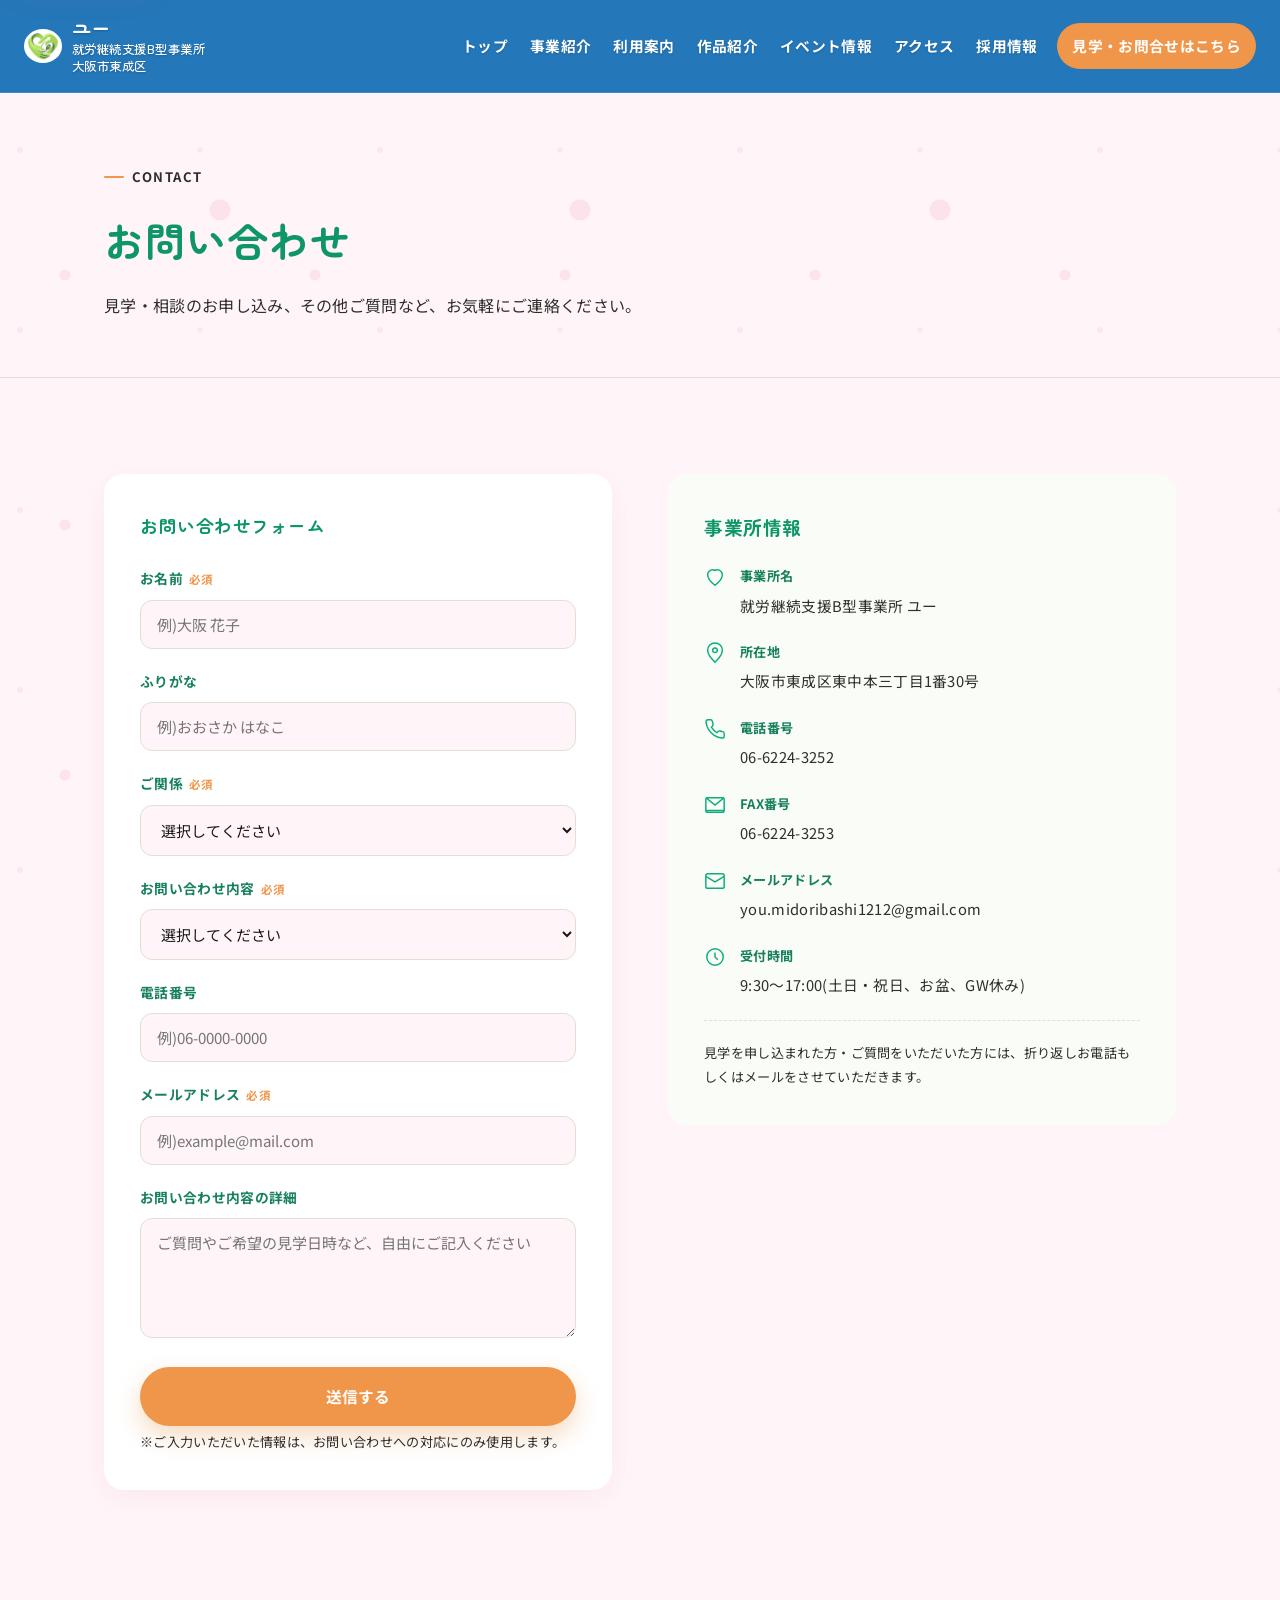
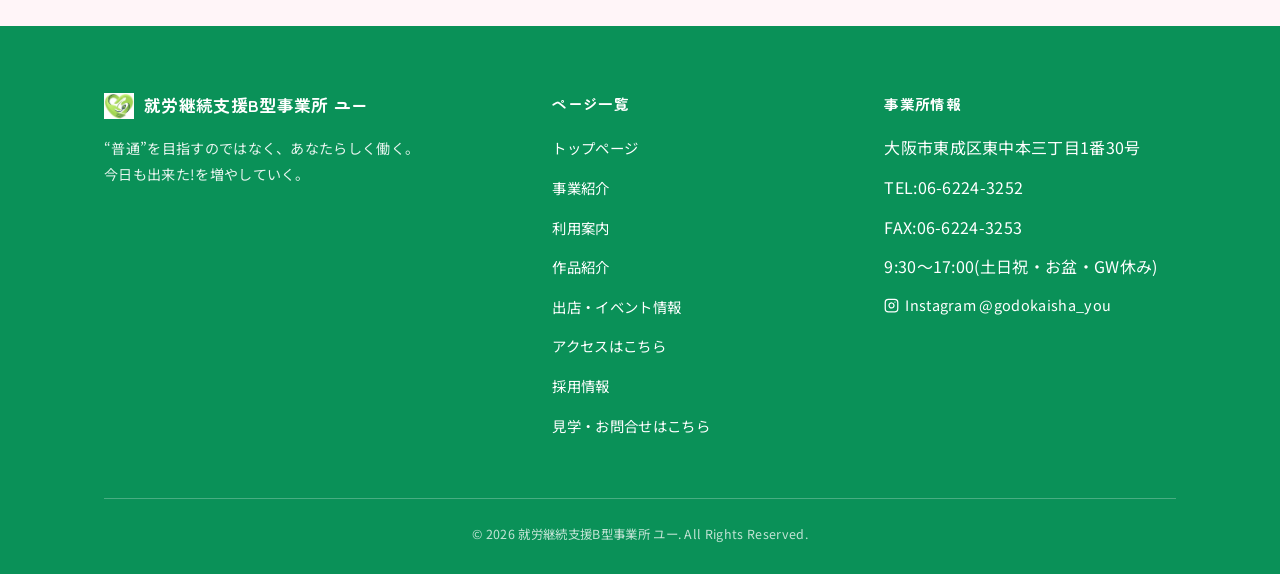
<file: contact.html>
<!DOCTYPE html>
<!-- このファイルは自動生成です。編集は src/site.html で行い、node tools/build-pages.js を実行してください。 -->
<html lang="ja">
<head>
<meta charset="UTF-8">
<meta name="viewport" content="width=device-width, initial-scale=1.0">
<meta name="google-site-verification" content="rFZG2aNH4kiIBqItoNgGKLIrsNjNtBCCKF0BeAU0JTE" />
<title>見学・体験のお問い合わせ｜大阪市東成区の就労継続支援B型事業所 ユー</title>
<meta name="description" content="就労継続支援B型事業所「ユー」(大阪市東成区・緑橋)への見学・体験・ご利用のお問い合わせはこちら。お電話(06-6224-3252)またはフォームからお気軽にどうぞ。">
<meta property="og:type" content="website">
<meta property="og:title" content="見学・体験のお問い合わせ｜大阪市東成区の就労継続支援B型事業所 ユー">
<meta property="og:description" content="就労継続支援B型事業所「ユー」(大阪市東成区・緑橋)への見学・体験・ご利用のお問い合わせはこちら。お電話(06-6224-3252)またはフォームからお気軽にどうぞ。">
<meta property="og:url" content="https://bgata-you-home7days.netlify.app/contact.html">
<link rel="canonical" href="https://bgata-you-home7days.netlify.app/contact.html">
<meta property="og:image" content="https://bgata-you-home7days.netlify.app/ogp.jpg">
<meta name="twitter:image" content="https://bgata-you-home7days.netlify.app/ogp.jpg">
<meta property="og:locale" content="ja_JP">
<meta name="twitter:card" content="summary_large_image">
<link rel="icon" type="image/png" href="assets/img/favicon.png">
<link rel="icon" sizes="any" href="/favicon.ico">
<link rel="preconnect" href="https://fonts.googleapis.com">
<link rel="preconnect" href="https://fonts.gstatic.com" crossorigin>
<link href="https://fonts.googleapis.com/css2?family=Zen+Maru+Gothic:wght@400;500;700;900&family=Noto+Sans+JP:wght@300;400;500;700&display=swap" rel="stylesheet">
<link rel="stylesheet" href="assets/css/style.css">
<script type="application/ld+json">
{
  "@context": "https://schema.org",
  "@type": "LocalBusiness",
  "name": "就労継続支援B型事業所 ユー",
  "url": "https://bgata-you-home7days.netlify.app/",
  "image": "https://bgata-you-home7days.netlify.app/ogp.jpg",
  "telephone": "06-6224-3252",
  "email": "you.midoribashi1212@gmail.com",
  "address": {
    "@type": "PostalAddress",
    "addressCountry": "JP",
    "addressLocality": "大阪市東成区",
    "streetAddress": "東中本三丁目1番30号"
  },
  "parentOrganization": {
    "@type": "Organization",
    "name": "合同会社ユー"
  },
  "areaServed": ["大阪市東成区", "緑橋"],
  "openingHoursSpecification": {
    "@type": "OpeningHoursSpecification",
    "dayOfWeek": ["Monday", "Tuesday", "Wednesday", "Thursday", "Friday"],
    "opens": "09:30",
    "closes": "17:00"
  }
}
</script>
</head>
<body>
<a href="#main-content" class="skip-link">本文へスキップ</a>

<!-- ============ HEADER ============ -->
<header class="site-header">
  <div class="header-inner">
    <a href="/" class="logo">
      <img class="leaf-img" src="assets/img/logo-you.webp" width="534" height="460" alt="ユー ロゴ">
      <span>ユー<span class="sub">就労継続支援B型事業所<br>大阪市東成区</span></span>
    </a>
    <button class="hamburger" id="hamburger" aria-label="メニューを開く" aria-expanded="false">
      <span></span><span></span><span></span>
    </button>
    <nav class="main-nav" id="mainNav">
      <a href="/" data-page="page-top">トップ</a>
      <a href="/about.html" data-page="page-about">事業紹介</a>
      <a href="/guide.html" data-page="page-guide">利用案内</a>
      <a href="/products.html" data-page="page-products">作品紹介</a>
      <a href="/events.html" data-page="page-events">イベント情報</a>
      <a href="/access.html" data-page="page-access">アクセス</a>
      <a href="/recruit.html" data-page="page-recruit">採用情報</a>
      <a href="/contact.html" class="nav-cta" data-page="page-contact">見学・お問合せはこちら</a>
    </nav>
  </div>
</header>

<!-- JavaScript 無効時のみ表示される最低限の事業所情報（値は本ページ内の正式情報から取得） -->
<main id="main-content" tabindex="-1">

<div class="page active" id="page-contact">

  <section class="page-hero">
    <div class="container">
      <p class="eyebrow">CONTACT</p>
      <h1>お問い合わせ</h1>
      <p>見学・相談のお申し込み、その他ご質問など、お気軽にご連絡ください。</p>
    </div>
  </section>

  <section class="page-section">
    <div class="container contact-wrap">

      <div class="contact-card">
        <h3>お問い合わせフォーム</h3>
        <form id="contactForm" name="contact" method="POST" action="/?contact=success" data-netlify="true" data-netlify-honeypot="bot-field">
          <input type="hidden" name="form-name" value="contact">
          <p style="display:none;"><label>他の項目は入力しないでください: <input name="bot-field" /></label></p>
          <div class="field">
            <label for="name">お名前<span class="req">必須</span></label>
            <input type="text" id="name" name="name" required placeholder="例)大阪 花子">
          </div>
          <div class="field">
            <label for="kana">ふりがな</label>
            <input type="text" id="kana" name="kana" placeholder="例)おおさか はなこ">
          </div>
          <div class="field">
            <label for="relation">ご関係<span class="req">必須</span></label>
            <select id="relation" name="relation" required>
              <option value="">選択してください</option>
              <option>ご本人</option>
              <option>ご家族</option>
              <option>相談支援専門員</option>
              <option>医療機関</option>
              <option>福祉関係者</option>
              <option>行政機関</option>
              <option>その他</option>
            </select>
          </div>
          <div class="field">
            <label for="type">お問い合わせ内容<span class="req">必須</span></label>
            <select id="type" name="type" required>
              <option value="">選択してください</option>
              <option>見学希望</option>
              <option>利用相談</option>
              <option>受託作業のご相談</option>
              <option>その他のお問い合わせ</option>
            </select>
          </div>
          <div class="field">
            <label for="tel">電話番号</label>
            <input type="tel" id="tel" name="tel" placeholder="例)06-0000-0000">
          </div>
          <div class="field">
            <label for="email">メールアドレス<span class="req">必須</span></label>
            <input type="email" id="email" name="email" required placeholder="例)example@mail.com">
          </div>
          <div class="field">
            <label for="message">お問い合わせ内容の詳細</label>
            <textarea id="message" name="message" placeholder="ご質問やご希望の見学日時など、自由にご記入ください"></textarea>
          </div>
          <button type="submit" class="btn btn-primary" style="width:100%;">送信する</button>
          <p class="form-note">※ご入力いただいた情報は、お問い合わせへの対応にのみ使用します。</p>
          <div class="submit-msg" id="submitMsg">お問い合わせありがとうございます。内容を確認のうえ、担当者よりご連絡いたします。</div>
        </form>
      </div>

      <div>
        <div class="contact-info-card">
          <h3>事業所情報</h3>
          <div class="contact-line">
            <svg viewBox="0 0 24 24" fill="none" stroke="currentColor" stroke-width="1.6"><path d="M12 21C12 21 4 15 4 9.5C4 6.5 6.5 4 9.5 4C11 4 12 5 12 5C12 5 13 4 14.5 4C17.5 4 20 6.5 20 9.5C20 15 12 21 12 21Z"/></svg>
            <div><strong>事業所名</strong><span>就労継続支援B型事業所 ユー</span></div>
          </div>
          <div class="contact-line">
            <svg viewBox="0 0 24 24" fill="none" stroke="currentColor" stroke-width="1.6"><path d="M12 22s8-7.5 8-13a8 8 0 10-16 0c0 5.5 8 13 8 13z"/><circle cx="12" cy="9" r="2.5"/></svg>
            <div><strong>所在地</strong><span>大阪市東成区東中本三丁目1番30号</span></div>
          </div>
          <div class="contact-line">
            <svg viewBox="0 0 24 24" fill="none" stroke="currentColor" stroke-width="1.6"><path d="M22 16.92v3a2 2 0 01-2.18 2 19.8 19.8 0 01-8.63-3.07 19.5 19.5 0 01-6-6 19.8 19.8 0 01-3.07-8.67A2 2 0 014.11 2h3a2 2 0 012 1.72c.13.96.36 1.9.68 2.81a2 2 0 01-.45 2.11L8.09 9.91a16 16 0 006 6l1.27-1.27a2 2 0 012.11-.45c.9.32 1.85.55 2.81.68A2 2 0 0122 16.92z"/></svg>
            <div><strong>電話番号</strong><a href="tel:0662243252">06-6224-3252</a></div>
          </div>
          <div class="contact-line">
            <svg viewBox="0 0 24 24" fill="none" stroke="currentColor" stroke-width="1.6"><rect x="2" y="4" width="20" height="16" rx="2"/><path d="M2 4l10 8 10-8M2 18h20"/></svg>
            <div><strong>FAX番号</strong><span>06-6224-3253</span></div>
          </div>
          <div class="contact-line">
            <svg viewBox="0 0 24 24" fill="none" stroke="currentColor" stroke-width="1.6"><rect x="2" y="4" width="20" height="16" rx="2"/><path d="M2 7l10 6 10-6"/></svg>
            <div><strong>メールアドレス</strong><a href="mailto:you.midoribashi1212@gmail.com">you.midoribashi1212@gmail.com</a></div>
          </div>
          <div class="contact-line">
            <svg viewBox="0 0 24 24" fill="none" stroke="currentColor" stroke-width="1.6"><circle cx="12" cy="12" r="9"/><path d="M12 7v5l3 3"/></svg>
            <div><strong>受付時間</strong><span>9:30〜17:00(土日・祝日、お盆、GW休み)</span></div>
          </div>
          <p class="form-note" style="margin-top:20px; padding-top:20px; border-top:1px dashed var(--line);">見学を申し込まれた方・ご質問をいただいた方には、折り返しお電話もしくはメールをさせていただきます。</p>
        </div>
        
      </div>

    </div>
  </section>

</div>


</main>

<!-- ============ FOOTER ============ -->
<footer>
  <div class="container">
    <div class="footer-grid">
      <div>
        <div class="footer-logo">
          <img src="assets/img/logo-you.webp" width="534" height="460" loading="lazy" alt="ユー ロゴ" style="width:30px; height:auto;">
          就労継続支援B型事業所 ユー
        </div>
        <p>“普通”を目指すのではなく、あなたらしく働く。<br>今日も出来た!を増やしていく。</p>
      </div>
      <div>
        <h5>ページ一覧</h5>
        <ul>
          <li><a href="/">トップページ</a></li>
          <li><a href="/about.html">事業紹介</a></li>
          <li><a href="/guide.html">利用案内</a></li>
          <li><a href="/products.html">作品紹介</a></li>
          <li><a href="/events.html">出店・イベント情報</a></li>
          <li><a href="/access.html">アクセスはこちら</a></li>
          <li><a href="/recruit.html">採用情報</a></li>
          <li><a href="/contact.html">見学・お問合せはこちら</a></li>
        </ul>
      </div>
      <div>
        <h5>事業所情報</h5>
        <ul>
          <li>大阪市東成区東中本三丁目1番30号</li>
          <li>TEL:06-6224-3252</li>
          <li>FAX:06-6224-3253</li>
          <li>9:30〜17:00(土日祝・お盆・GW休み)</li>
          <li><a href="https://www.instagram.com/godokaisha_you/" target="_blank" rel="noopener" style="display:inline-flex; align-items:center; gap:6px;"><svg viewBox="0 0 24 24" width="15" height="15" fill="none" stroke="currentColor" stroke-width="2" stroke-linecap="round" stroke-linejoin="round" aria-hidden="true"><rect x="2" y="2" width="20" height="20" rx="5" ry="5"></rect><path d="M16 11.37A4 4 0 1 1 12.63 8 4 4 0 0 1 16 11.37z"></path><line x1="17.5" y1="6.5" x2="17.51" y2="6.5"></line></svg>Instagram @godokaisha_you</a></li>
        </ul>
      </div>
    </div>
    <div class="footer-bottom">© 2026 就労継続支援B型事業所 ユー. All Rights Reserved.</div>
  </div>
</footer>

<script src="assets/js/main.js"></script>

</body>
</html>
</file>
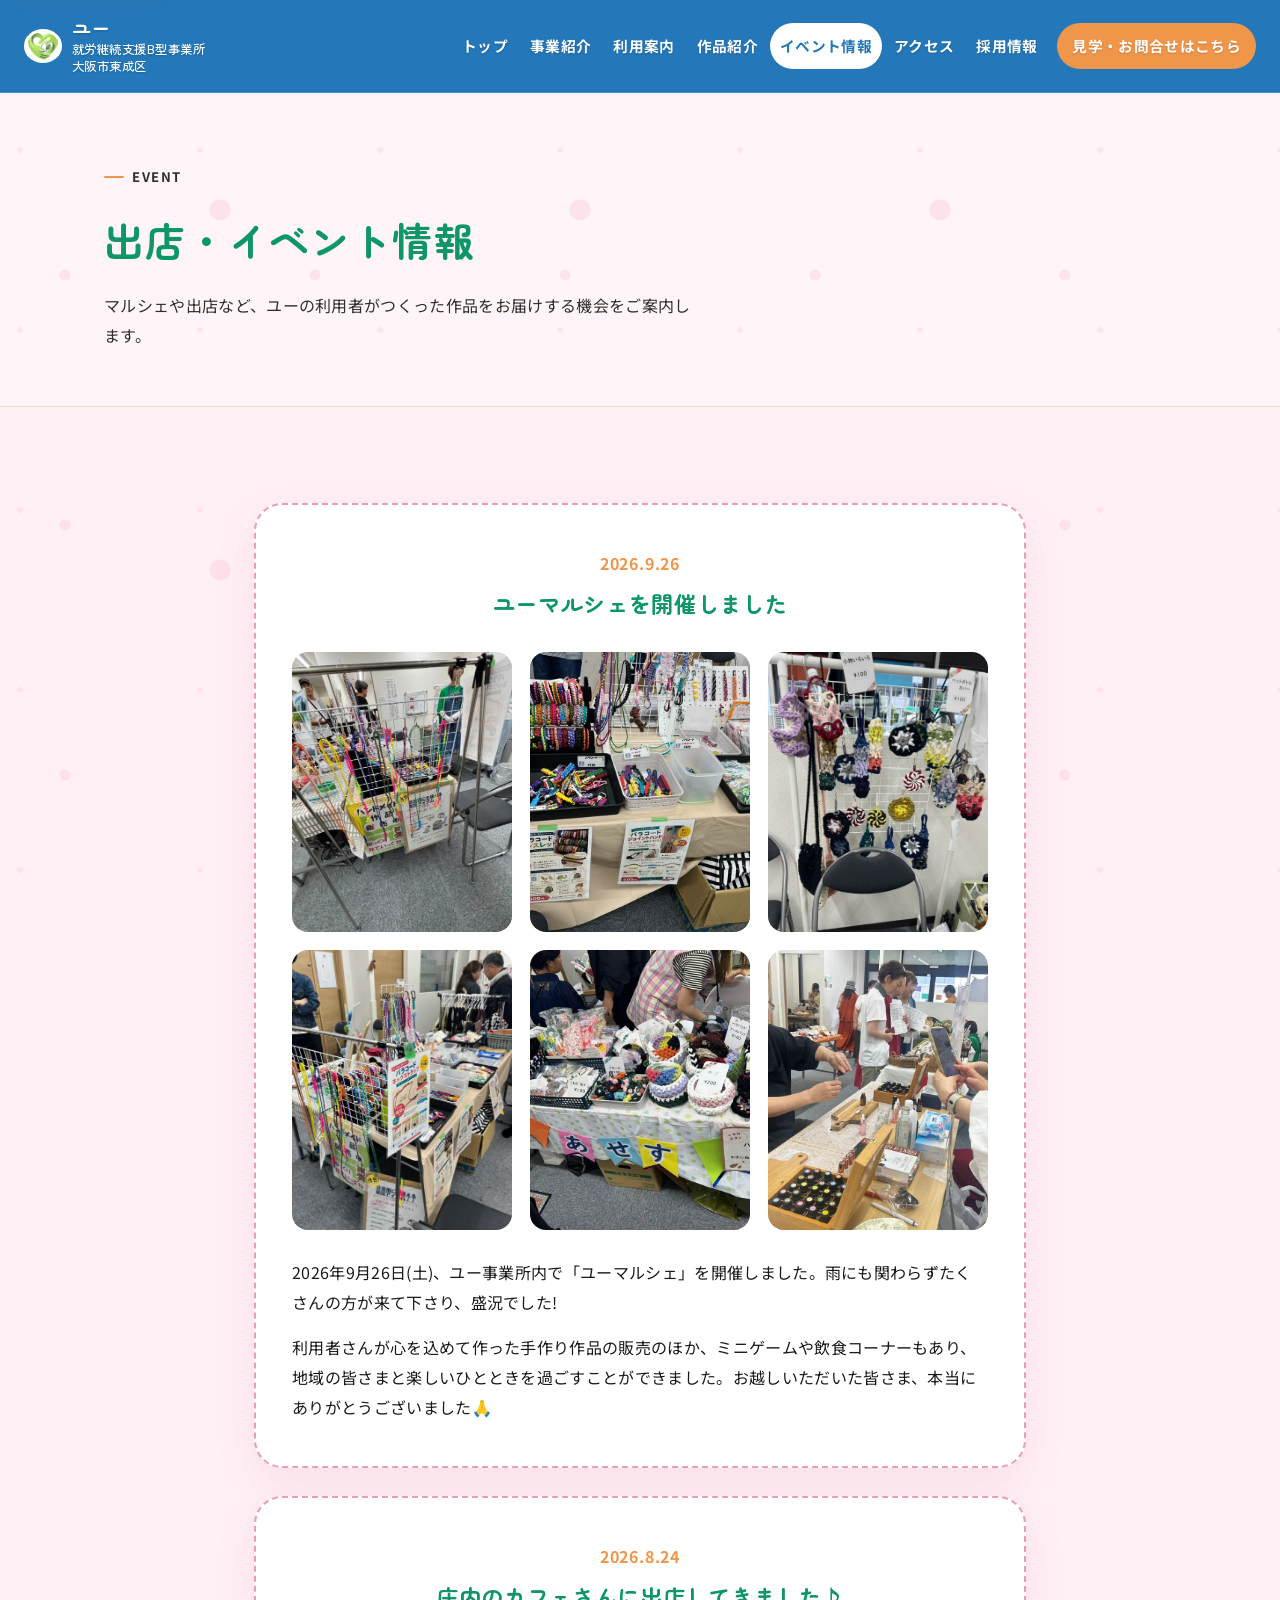
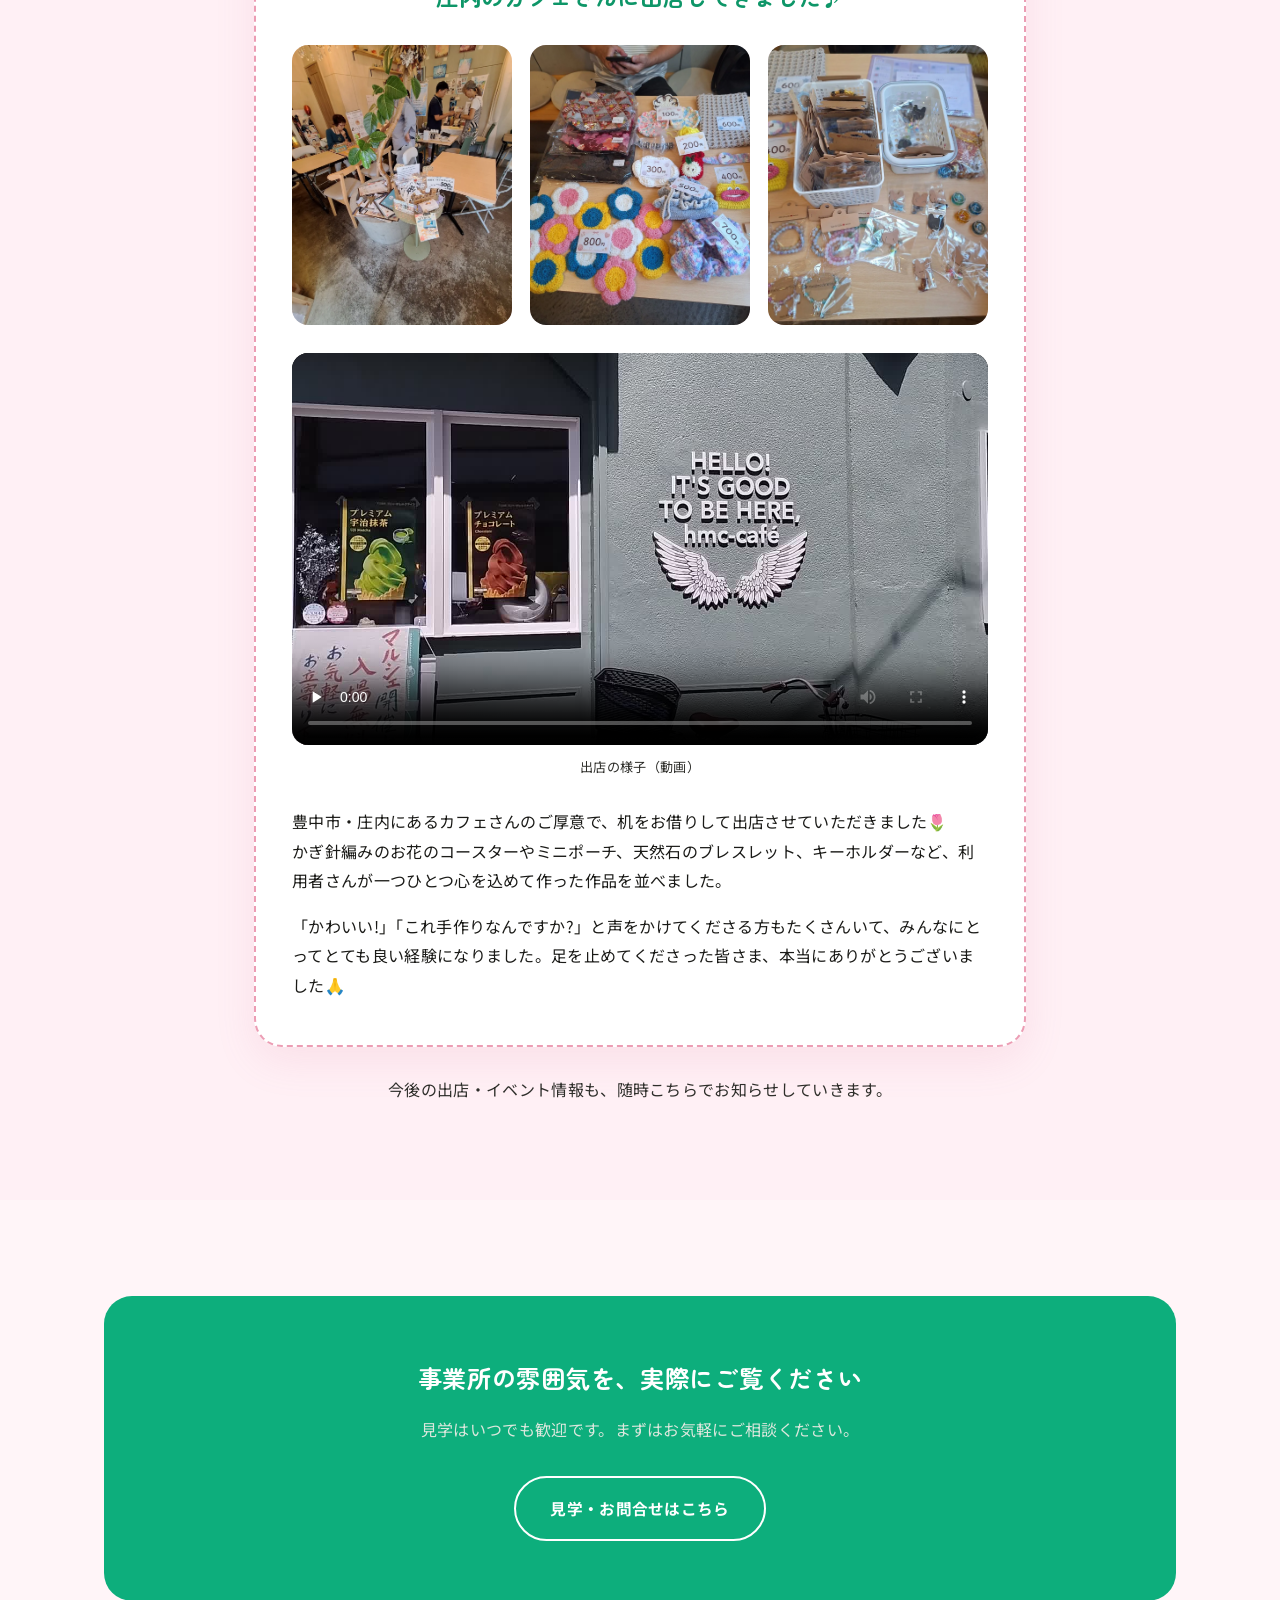
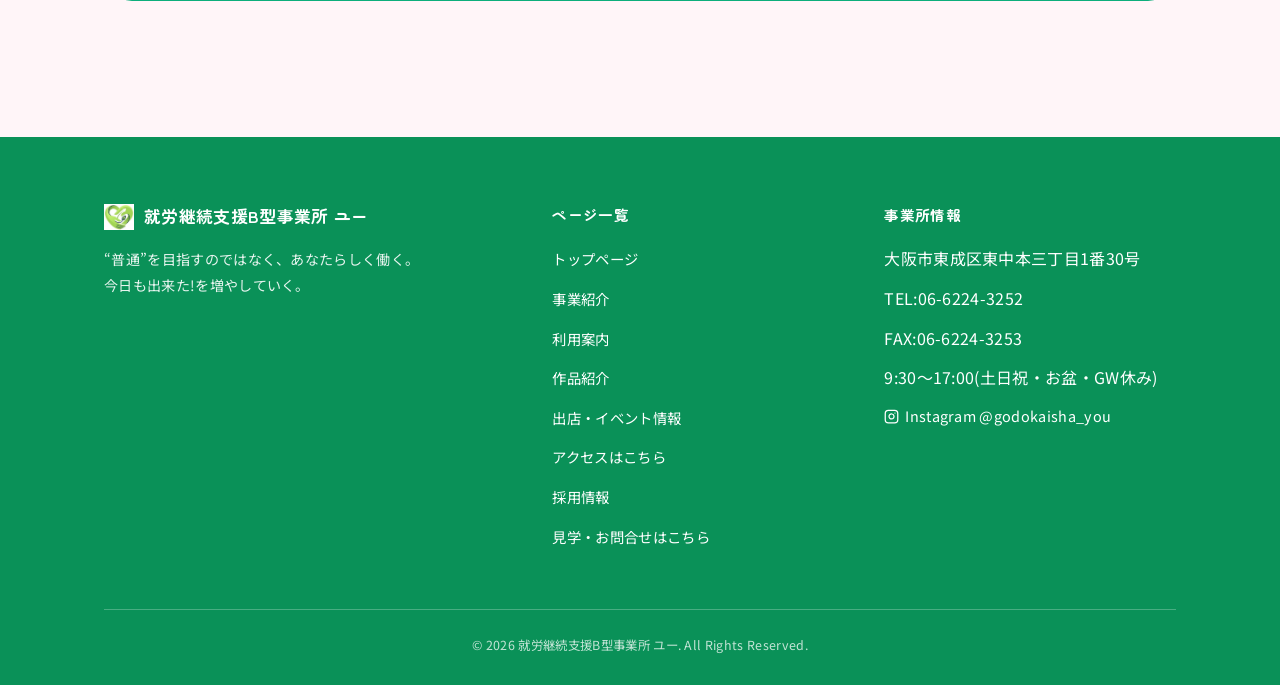
<file: events.html>
<!DOCTYPE html>
<!-- このファイルは自動生成です。編集は src/site.html で行い、node tools/build-pages.js を実行してください。 -->
<html lang="ja">
<head>
<meta charset="UTF-8">
<meta name="viewport" content="width=device-width, initial-scale=1.0">
<meta name="google-site-verification" content="rFZG2aNH4kiIBqItoNgGKLIrsNjNtBCCKF0BeAU0JTE" />
<title>出店・イベント情報｜大阪市東成区の就労継続支援B型事業所 ユー</title>
<meta name="description" content="就労継続支援B型事業所「ユー」(大阪市東成区・緑橋)のマルシェ出店やイベントの様子をご紹介します。">
<meta property="og:type" content="website">
<meta property="og:title" content="出店・イベント情報｜大阪市東成区の就労継続支援B型事業所 ユー">
<meta property="og:description" content="就労継続支援B型事業所「ユー」(大阪市東成区・緑橋)のマルシェ出店やイベントの様子をご紹介します。">
<meta property="og:url" content="https://bgata-you-home7days.netlify.app/events.html">
<link rel="canonical" href="https://bgata-you-home7days.netlify.app/events.html">
<meta property="og:image" content="https://bgata-you-home7days.netlify.app/ogp.jpg">
<meta name="twitter:image" content="https://bgata-you-home7days.netlify.app/ogp.jpg">
<meta property="og:locale" content="ja_JP">
<meta name="twitter:card" content="summary_large_image">
<link rel="icon" type="image/png" href="assets/img/favicon.png">
<link rel="icon" sizes="any" href="/favicon.ico">
<link rel="preconnect" href="https://fonts.googleapis.com">
<link rel="preconnect" href="https://fonts.gstatic.com" crossorigin>
<link href="https://fonts.googleapis.com/css2?family=Zen+Maru+Gothic:wght@400;500;700;900&family=Noto+Sans+JP:wght@300;400;500;700&display=swap" rel="stylesheet">
<link rel="stylesheet" href="assets/css/style.css">
<script type="application/ld+json">
{
  "@context": "https://schema.org",
  "@type": "LocalBusiness",
  "name": "就労継続支援B型事業所 ユー",
  "url": "https://bgata-you-home7days.netlify.app/",
  "image": "https://bgata-you-home7days.netlify.app/ogp.jpg",
  "telephone": "06-6224-3252",
  "email": "you.midoribashi1212@gmail.com",
  "address": {
    "@type": "PostalAddress",
    "addressCountry": "JP",
    "addressLocality": "大阪市東成区",
    "streetAddress": "東中本三丁目1番30号"
  },
  "parentOrganization": {
    "@type": "Organization",
    "name": "合同会社ユー"
  },
  "areaServed": ["大阪市東成区", "緑橋"],
  "openingHoursSpecification": {
    "@type": "OpeningHoursSpecification",
    "dayOfWeek": ["Monday", "Tuesday", "Wednesday", "Thursday", "Friday"],
    "opens": "09:30",
    "closes": "17:00"
  }
}
</script>
</head>
<body>
<a href="#main-content" class="skip-link">本文へスキップ</a>

<!-- ============ HEADER ============ -->
<header class="site-header">
  <div class="header-inner">
    <a href="/" class="logo">
      <img class="leaf-img" src="assets/img/logo-you.webp" width="534" height="460" alt="ユー ロゴ">
      <span>ユー<span class="sub">就労継続支援B型事業所<br>大阪市東成区</span></span>
    </a>
    <button class="hamburger" id="hamburger" aria-label="メニューを開く" aria-expanded="false">
      <span></span><span></span><span></span>
    </button>
    <nav class="main-nav" id="mainNav">
      <a href="/" data-page="page-top">トップ</a>
      <a href="/about.html" data-page="page-about">事業紹介</a>
      <a href="/guide.html" data-page="page-guide">利用案内</a>
      <a href="/products.html" data-page="page-products">作品紹介</a>
      <a href="/events.html" data-page="page-events">イベント情報</a>
      <a href="/access.html" data-page="page-access">アクセス</a>
      <a href="/recruit.html" data-page="page-recruit">採用情報</a>
      <a href="/contact.html" class="nav-cta" data-page="page-contact">見学・お問合せはこちら</a>
    </nav>
  </div>
</header>

<!-- JavaScript 無効時のみ表示される最低限の事業所情報（値は本ページ内の正式情報から取得） -->
<main id="main-content" tabindex="-1">

<div class="page active" id="page-events">

  <section class="page-hero">
    <div class="container">
      <p class="eyebrow">EVENT</p>
      <h1>出店・イベント情報</h1>
      <p>マルシェや出店など、ユーの利用者がつくった作品をお届けする機会をご案内します。</p>
    </div>
  </section>

  <section class="page-section section-soft">
    <div class="container" style="max-width:820px;">
      <div class="recruit-card" style="margin-bottom:28px;">
        <p style="text-align:center; font-weight:700; color:var(--orange); letter-spacing:0.05em;">2026.9.26</p>
        <h3 style="text-align:center; font-size:1.4rem; margin-top:4px;">ユーマルシェを開催しました</h3>

        <div class="gallery-grid gallery-3" style="margin-top:28px;">
          <div class="photo photo-real"><img src="assets/img/event-marche-goods-display.webp" width="1000" height="1333" loading="lazy" alt="ユーマルシェの手作り作品の販売ブース"></div>
          <div class="photo photo-real"><img src="assets/img/event-marche-cord-goods.webp" width="1000" height="750" loading="lazy" alt="ユーマルシェのパラコードブレスレット・キーホルダーの販売品"></div>
          <div class="photo photo-real"><img src="assets/img/event-marche-goods-hanging.webp" width="1000" height="1333" loading="lazy" alt="ユーマルシェの手作り小物・ペットボトルカバー"></div>
          <div class="photo photo-real"><img src="assets/img/event-marche-booth-visitors.webp" width="1000" height="1333" loading="lazy" alt="ユーマルシェに来場された方々"></div>
          <div class="photo photo-real"><img src="assets/img/event-marche-vendor-asesu.webp" width="1000" height="750" loading="lazy" alt="ユーマルシェに出店された編み物ブース「あせす」さん"></div>
          <div class="photo photo-real"><img src="assets/img/event-marche-aroma-booth.webp" width="1000" height="750" loading="lazy" alt="ユーマルシェに出店されたアロマ・エッセンシャルオイルブースの様子"></div>
        </div>

        <p style="margin-top:28px;">2026年9月26日(土)、ユー事業所内で「ユーマルシェ」を開催しました。雨にも関わらずたくさんの方が来て下さり、盛況でした!</p>

        <p style="margin-top:16px;">利用者さんが心を込めて作った手作り作品の販売のほか、ミニゲームや飲食コーナーもあり、地域の皆さまと楽しいひとときを過ごすことができました。お越しいただいた皆さま、本当にありがとうございました🙏</p>
      </div>

      <div class="recruit-card">
        <p style="text-align:center; font-weight:700; color:var(--orange); letter-spacing:0.05em;">2026.8.24</p>
        <h3 style="text-align:center; font-size:1.4rem; margin-top:4px;">庄内のカフェさんに出店してきました♪</h3>

        <div class="gallery-grid gallery-3" style="margin-top:28px;">
          <div class="photo photo-real"><img src="assets/img/event-booth.webp" width="1000" height="1333" loading="lazy" alt="出店の様子"></div>
          <div class="photo photo-real"><img src="assets/img/event-crochet-works.webp" width="1000" height="1333" loading="lazy" alt="かぎ針編みの作品たち"></div>
          <div class="photo photo-real"><img src="assets/img/event-handmade-accessory.webp" width="1000" height="1140" loading="lazy" alt="手作りアクセサリー"></div>
        </div>

        <figure style="margin:28px 0 0;">
          <video controls preload="none" playsinline
                 poster="assets/video/event-video-poster.jpg"
                 width="1280" height="720"
                 style="width:100%; height:auto; display:block; border-radius:16px; background:#000;">
            <source src="assets/video/event-video.mp4" type="video/mp4">
            お使いのブラウザは動画の再生に対応していません。<a href="assets/video/event-video.mp4">動画を開く</a>
          </video>
          <figcaption class="form-note center-text" style="margin-top:10px;">出店の様子（動画）</figcaption>
        </figure>

        <p style="margin-top:28px;">豊中市・庄内にあるカフェさんのご厚意で、机をお借りして出店させていただきました🌷<br>
        かぎ針編みのお花のコースターやミニポーチ、天然石のブレスレット、キーホルダーなど、利用者さんが一つひとつ心を込めて作った作品を並べました。</p>

        <p style="margin-top:16px;">「かわいい!」「これ手作りなんですか?」と声をかけてくださる方もたくさんいて、みんなにとってとても良い経験になりました。足を止めてくださった皆さま、本当にありがとうございました🙏</p>
      </div>

      <p class="center-text" style="margin-top:28px; color:var(--text-soft);">今後の出店・イベント情報も、随時こちらでお知らせしていきます。</p>
    </div>
  </section>

  <section class="page-section">
    <div class="container">
      <div class="cta-band">
        <h2>事業所の雰囲気を、実際にご覧ください</h2>
        <p>見学はいつでも歓迎です。まずはお気軽にご相談ください。</p>
        <a href="/contact.html" class="btn btn-outline">見学・お問合せはこちら</a>
      </div>
    </div>
  </section>

</div>

</main>

<!-- ============ FOOTER ============ -->
<footer>
  <div class="container">
    <div class="footer-grid">
      <div>
        <div class="footer-logo">
          <img src="assets/img/logo-you.webp" width="534" height="460" loading="lazy" alt="ユー ロゴ" style="width:30px; height:auto;">
          就労継続支援B型事業所 ユー
        </div>
        <p>“普通”を目指すのではなく、あなたらしく働く。<br>今日も出来た!を増やしていく。</p>
      </div>
      <div>
        <h5>ページ一覧</h5>
        <ul>
          <li><a href="/">トップページ</a></li>
          <li><a href="/about.html">事業紹介</a></li>
          <li><a href="/guide.html">利用案内</a></li>
          <li><a href="/products.html">作品紹介</a></li>
          <li><a href="/events.html">出店・イベント情報</a></li>
          <li><a href="/access.html">アクセスはこちら</a></li>
          <li><a href="/recruit.html">採用情報</a></li>
          <li><a href="/contact.html">見学・お問合せはこちら</a></li>
        </ul>
      </div>
      <div>
        <h5>事業所情報</h5>
        <ul>
          <li>大阪市東成区東中本三丁目1番30号</li>
          <li>TEL:06-6224-3252</li>
          <li>FAX:06-6224-3253</li>
          <li>9:30〜17:00(土日祝・お盆・GW休み)</li>
          <li><a href="https://www.instagram.com/godokaisha_you/" target="_blank" rel="noopener" style="display:inline-flex; align-items:center; gap:6px;"><svg viewBox="0 0 24 24" width="15" height="15" fill="none" stroke="currentColor" stroke-width="2" stroke-linecap="round" stroke-linejoin="round" aria-hidden="true"><rect x="2" y="2" width="20" height="20" rx="5" ry="5"></rect><path d="M16 11.37A4 4 0 1 1 12.63 8 4 4 0 0 1 16 11.37z"></path><line x1="17.5" y1="6.5" x2="17.51" y2="6.5"></line></svg>Instagram @godokaisha_you</a></li>
        </ul>
      </div>
    </div>
    <div class="footer-bottom">© 2026 就労継続支援B型事業所 ユー. All Rights Reserved.</div>
  </div>
</footer>

<script src="assets/js/main.js"></script>

</body>
</html>
</file>
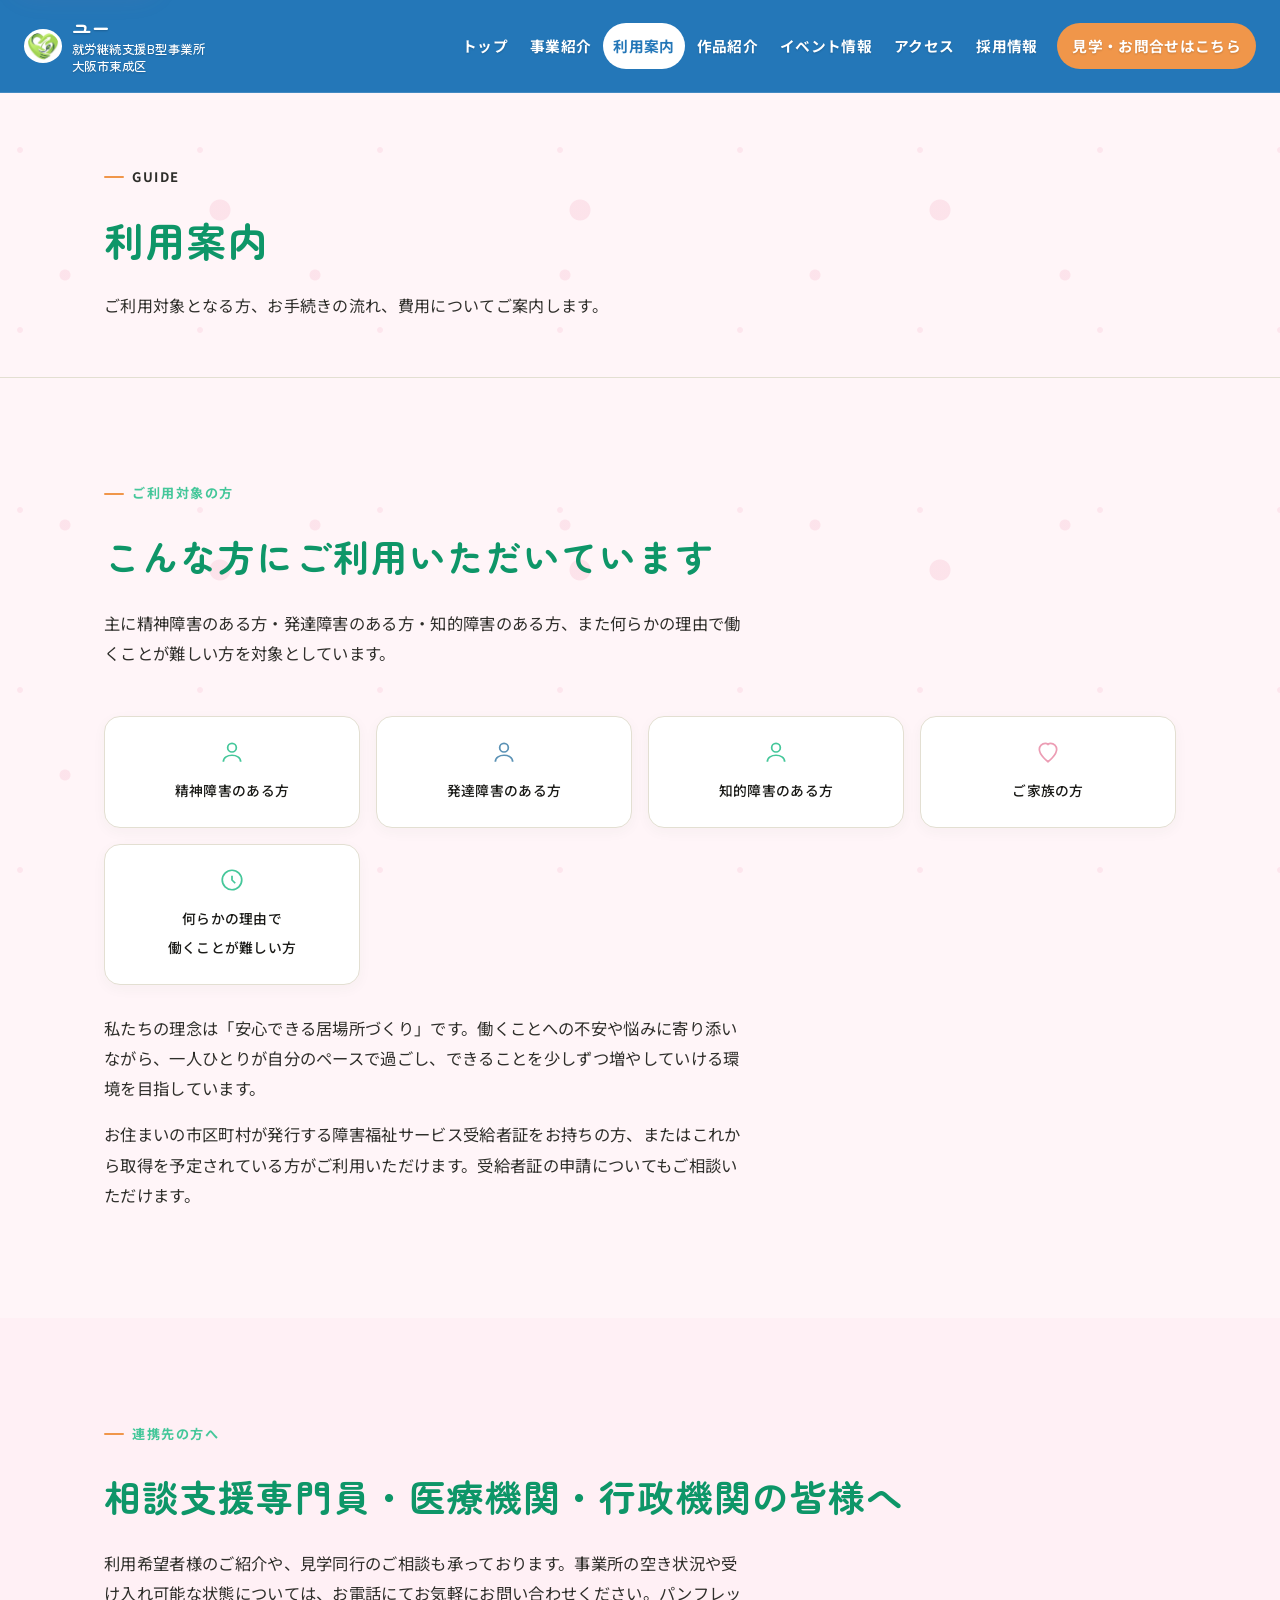
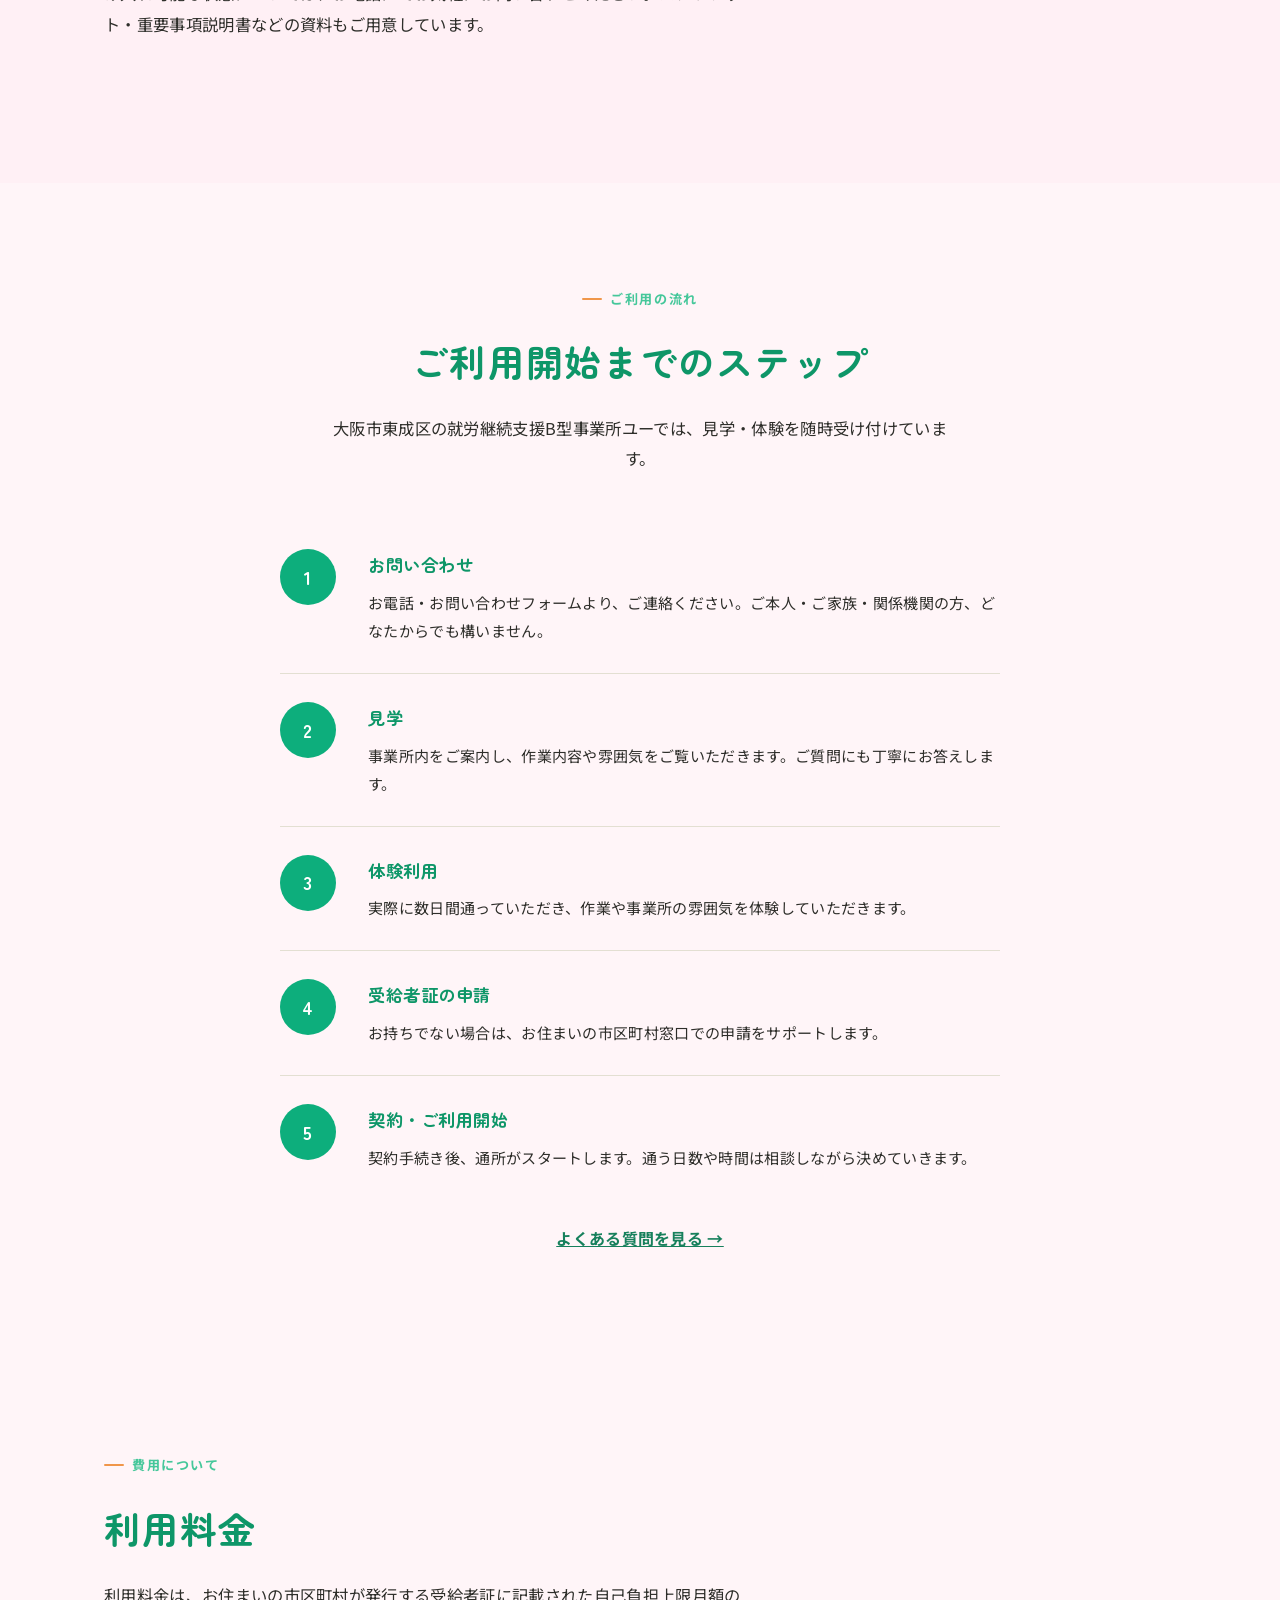
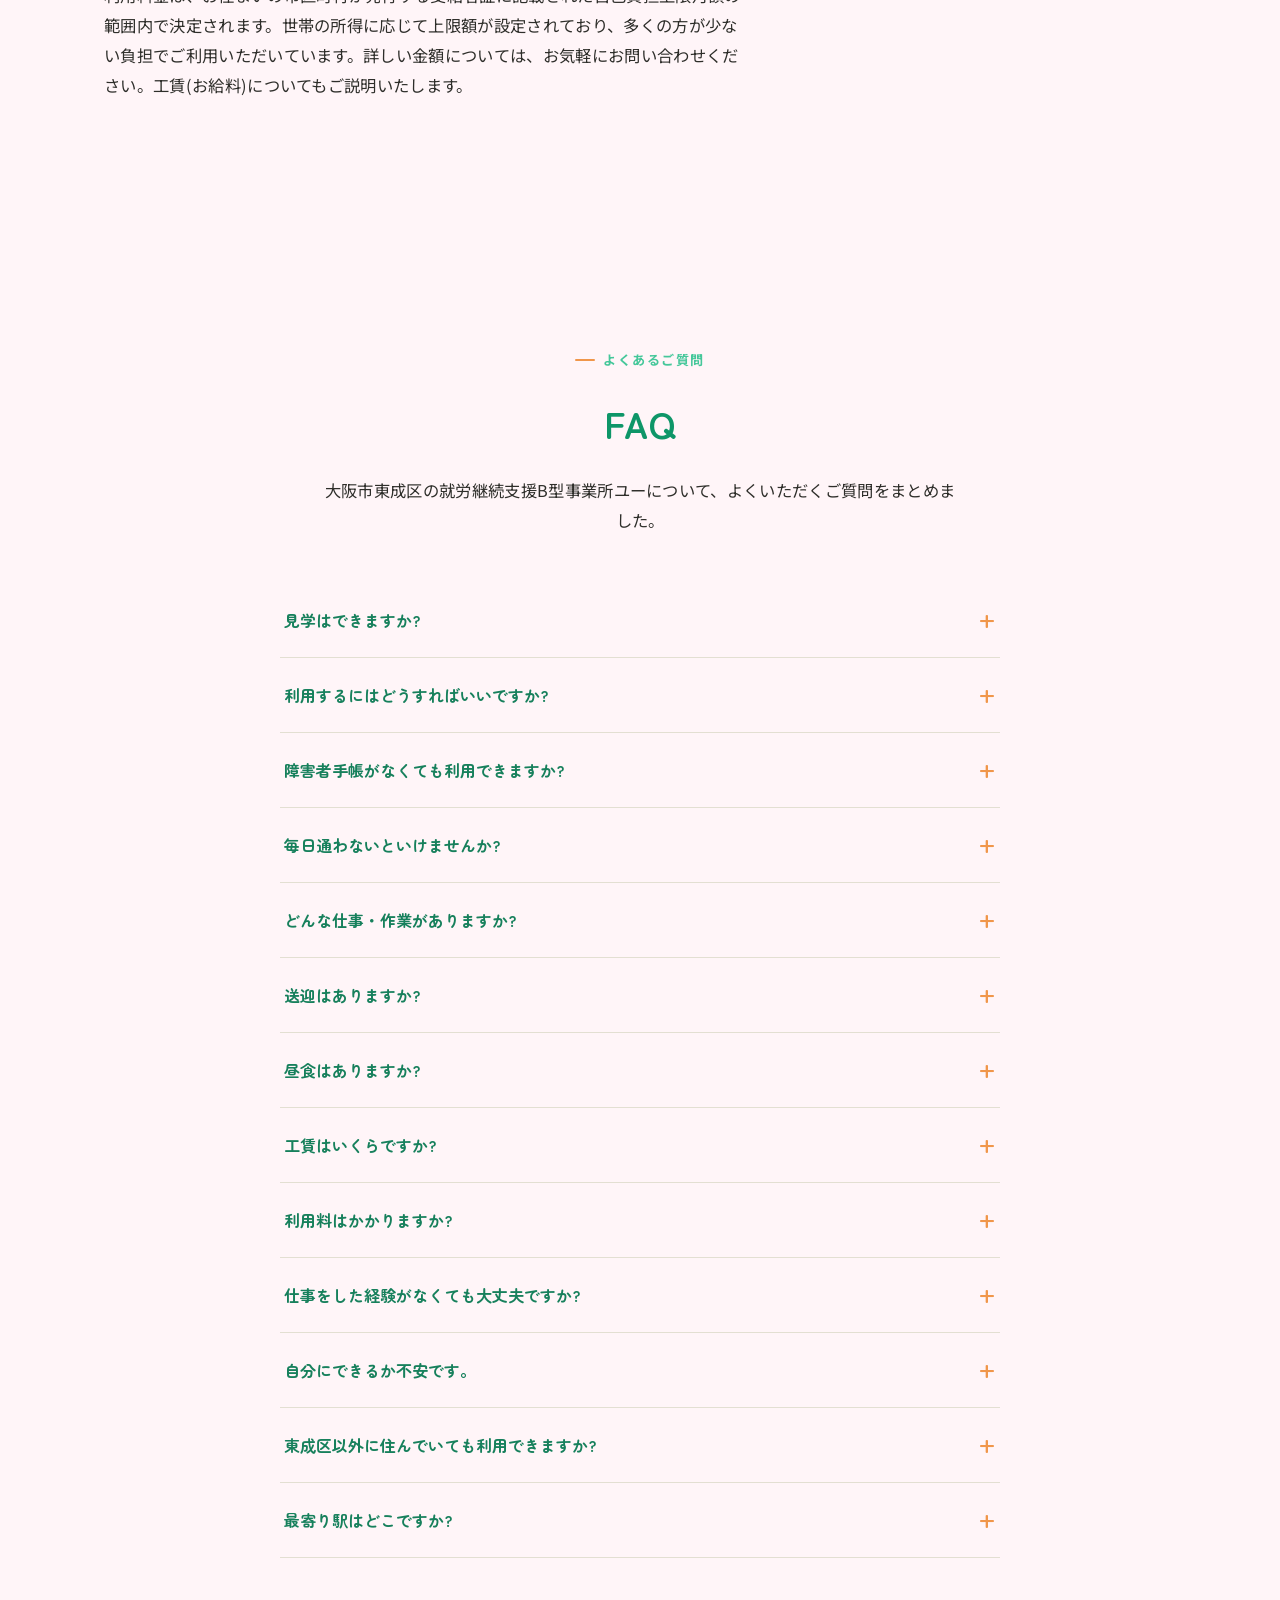
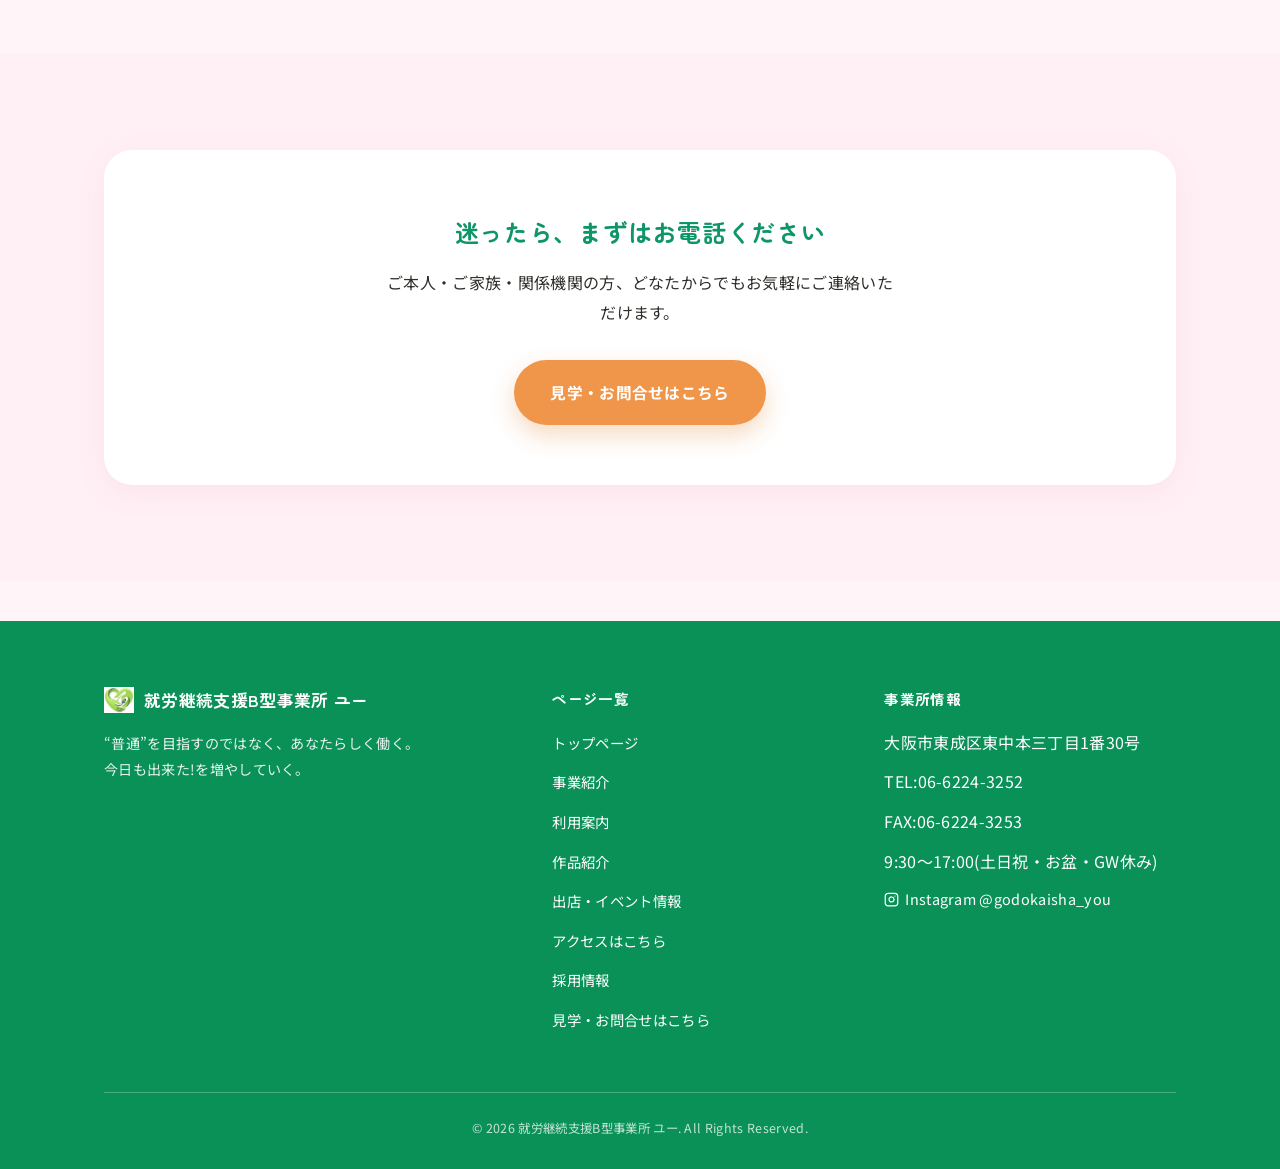
<file: guide.html>
<!DOCTYPE html>
<!-- このファイルは自動生成です。編集は src/site.html で行い、node tools/build-pages.js を実行してください。 -->
<html lang="ja">
<head>
<meta charset="UTF-8">
<meta name="viewport" content="width=device-width, initial-scale=1.0">
<meta name="google-site-verification" content="rFZG2aNH4kiIBqItoNgGKLIrsNjNtBCCKF0BeAU0JTE" />
<title>利用案内・料金・よくある質問｜大阪市東成区の就労継続支援B型事業所 ユー</title>
<meta name="description" content="就労継続支援B型事業所「ユー」(大阪市東成区・緑橋)のご利用案内。見学・体験から利用開始までの流れ、利用料金、よくある質問(障害者手帳・送迎・工賃など)をまとめています。">
<meta property="og:type" content="website">
<meta property="og:title" content="利用案内・料金・よくある質問｜大阪市東成区の就労継続支援B型事業所 ユー">
<meta property="og:description" content="就労継続支援B型事業所「ユー」(大阪市東成区・緑橋)のご利用案内。見学・体験から利用開始までの流れ、利用料金、よくある質問(障害者手帳・送迎・工賃など)をまとめています。">
<meta property="og:url" content="https://bgata-you-home7days.netlify.app/guide.html">
<link rel="canonical" href="https://bgata-you-home7days.netlify.app/guide.html">
<meta property="og:image" content="https://bgata-you-home7days.netlify.app/ogp.jpg">
<meta name="twitter:image" content="https://bgata-you-home7days.netlify.app/ogp.jpg">
<meta property="og:locale" content="ja_JP">
<meta name="twitter:card" content="summary_large_image">
<link rel="icon" type="image/png" href="assets/img/favicon.png">
<link rel="icon" sizes="any" href="/favicon.ico">
<link rel="preconnect" href="https://fonts.googleapis.com">
<link rel="preconnect" href="https://fonts.gstatic.com" crossorigin>
<link href="https://fonts.googleapis.com/css2?family=Zen+Maru+Gothic:wght@400;500;700;900&family=Noto+Sans+JP:wght@300;400;500;700&display=swap" rel="stylesheet">
<link rel="stylesheet" href="assets/css/style.css">
<script type="application/ld+json">
{
  "@context": "https://schema.org",
  "@type": "LocalBusiness",
  "name": "就労継続支援B型事業所 ユー",
  "url": "https://bgata-you-home7days.netlify.app/",
  "image": "https://bgata-you-home7days.netlify.app/ogp.jpg",
  "telephone": "06-6224-3252",
  "email": "you.midoribashi1212@gmail.com",
  "address": {
    "@type": "PostalAddress",
    "addressCountry": "JP",
    "addressLocality": "大阪市東成区",
    "streetAddress": "東中本三丁目1番30号"
  },
  "parentOrganization": {
    "@type": "Organization",
    "name": "合同会社ユー"
  },
  "areaServed": ["大阪市東成区", "緑橋"],
  "openingHoursSpecification": {
    "@type": "OpeningHoursSpecification",
    "dayOfWeek": ["Monday", "Tuesday", "Wednesday", "Thursday", "Friday"],
    "opens": "09:30",
    "closes": "17:00"
  }
}
</script>
<script type="application/ld+json">
{
  "@context": "https://schema.org",
  "@type": "FAQPage",
  "mainEntity": [
    {
      "@type": "Question",
      "name": "見学はできますか?",
      "acceptedAnswer": { "@type": "Answer", "text": "はい、見学・体験を随時受け付けています。まずはお気軽にお問い合わせください。" }
    },
    {
      "@type": "Question",
      "name": "利用するにはどうすればいいですか?",
      "acceptedAnswer": { "@type": "Answer", "text": "見学・体験の後、ご本人の希望や状況をお伺いしながら利用開始までサポートします。" }
    },
    {
      "@type": "Question",
      "name": "障害者手帳がなくても利用できますか?",
      "acceptedAnswer": { "@type": "Answer", "text": "障害福祉サービスの利用には一定の要件があります。詳しくはお気軽にご相談ください。" }
    },
    {
      "@type": "Question",
      "name": "毎日通わないといけませんか?",
      "acceptedAnswer": { "@type": "Answer", "text": "体調や生活リズムに合わせて、無理のない利用から始めることができます。" }
    },
    {
      "@type": "Question",
      "name": "どんな仕事・作業がありますか?",
      "acceptedAnswer": { "@type": "Answer", "text": "ビーズを使ったアクセサリー制作、くるみボタン制作、折り紙、チラシ折り、封入作業など、幅広い作業をご用意しています。" }
    },
    {
      "@type": "Question",
      "name": "送迎はありますか?",
      "acceptedAnswer": { "@type": "Answer", "text": "申し訳ございませんが、送迎は行っておりません。公共交通機関でのご来所をお願いしております。" }
    },
    {
      "@type": "Question",
      "name": "昼食はありますか?",
      "acceptedAnswer": { "@type": "Answer", "text": "昼食に関するご案内は、お問い合わせの際に詳しくご説明します。" }
    },
    {
      "@type": "Question",
      "name": "工賃はいくらですか?",
      "acceptedAnswer": { "@type": "Answer", "text": "作業内容や日数によって異なります。詳しくはお問い合わせ時にご説明します。" }
    },
    {
      "@type": "Question",
      "name": "利用料はかかりますか?",
      "acceptedAnswer": { "@type": "Answer", "text": "世帯の所得状況などによって異なります。多くの方が少ない負担でご利用いただいています。詳しくはお問い合わせください。" }
    },
    {
      "@type": "Question",
      "name": "仕事をした経験がなくても大丈夫ですか?",
      "acceptedAnswer": { "@type": "Answer", "text": "はい。経験や得意なこと、体調に合わせて取り組めます。" }
    },
    {
      "@type": "Question",
      "name": "自分にできるか不安です。",
      "acceptedAnswer": { "@type": "Answer", "text": "大丈夫です。まずは見学や体験を通して、あなたに合った過ごし方を一緒に考えていきます。" }
    },
    {
      "@type": "Question",
      "name": "東成区以外に住んでいても利用できますか?",
      "acceptedAnswer": { "@type": "Answer", "text": "はい、ご利用いただけます。城東区・生野区・中央区・天王寺区など、大阪市内の近隣エリアからも通いやすい場所です。受給者証はお住まいの区役所で申請します。手続きのご相談もお気軽にどうぞ。" }
    },
    {
      "@type": "Question",
      "name": "最寄り駅はどこですか?",
      "acceptedAnswer": { "@type": "Answer", "text": "大阪メトロ中央線・今里筋線の「緑橋駅」です。5号出口から徒歩5分ほどです。" }
    }
  ]
}
</script>
</head>
<body>
<a href="#main-content" class="skip-link">本文へスキップ</a>

<!-- ============ HEADER ============ -->
<header class="site-header">
  <div class="header-inner">
    <a href="/" class="logo">
      <img class="leaf-img" src="assets/img/logo-you.webp" width="534" height="460" alt="ユー ロゴ">
      <span>ユー<span class="sub">就労継続支援B型事業所<br>大阪市東成区</span></span>
    </a>
    <button class="hamburger" id="hamburger" aria-label="メニューを開く" aria-expanded="false">
      <span></span><span></span><span></span>
    </button>
    <nav class="main-nav" id="mainNav">
      <a href="/" data-page="page-top">トップ</a>
      <a href="/about.html" data-page="page-about">事業紹介</a>
      <a href="/guide.html" data-page="page-guide">利用案内</a>
      <a href="/products.html" data-page="page-products">作品紹介</a>
      <a href="/events.html" data-page="page-events">イベント情報</a>
      <a href="/access.html" data-page="page-access">アクセス</a>
      <a href="/recruit.html" data-page="page-recruit">採用情報</a>
      <a href="/contact.html" class="nav-cta" data-page="page-contact">見学・お問合せはこちら</a>
    </nav>
  </div>
</header>

<!-- JavaScript 無効時のみ表示される最低限の事業所情報（値は本ページ内の正式情報から取得） -->
<main id="main-content" tabindex="-1">

<div class="page active" id="page-guide">

  <section class="page-hero">
    <div class="container">
      <p class="eyebrow">GUIDE</p>
      <h1>利用案内</h1>
      <p>ご利用対象となる方、お手続きの流れ、費用についてご案内します。</p>
    </div>
  </section>

  <section class="page-section">
    <div class="container">
      <div class="section-head">
        <p class="eyebrow">ご利用対象の方</p>
        <h2 class="section-title">こんな方にご利用いただいています</h2>
        <p class="section-lead">主に精神障害のある方・発達障害のある方・知的障害のある方、また何らかの理由で働くことが難しい方を対象としています。</p>
      </div>
      <div class="chip-grid">
        <div class="chip"><svg viewBox="0 0 24 24" fill="none" stroke="currentColor" stroke-width="1.6"><circle cx="12" cy="8" r="4"/><path d="M4 21c0-4 4-6 8-6s8 2 8 6"/></svg><span>精神障害のある方</span></div>
        <div class="chip"><svg viewBox="0 0 24 24" fill="none" stroke="currentColor" stroke-width="1.6"><circle cx="12" cy="8" r="4"/><path d="M4 21c0-4 4-6 8-6s8 2 8 6"/></svg><span>発達障害のある方</span></div>
        <div class="chip"><svg viewBox="0 0 24 24" fill="none" stroke="currentColor" stroke-width="1.6"><circle cx="12" cy="8" r="4"/><path d="M4 21c0-4 4-6 8-6s8 2 8 6"/></svg><span>知的障害のある方</span></div>
        <div class="chip"><svg viewBox="0 0 24 24" fill="none" stroke="currentColor" stroke-width="1.6"><path d="M12 21C12 21 4 15 4 9.5C4 6.5 6.5 4 9.5 4C11 4 12 5 12 5C12 5 13 4 14.5 4C17.5 4 20 6.5 20 9.5C20 15 12 21 12 21Z"/></svg><span>ご家族の方</span></div>
        <div class="chip"><svg viewBox="0 0 24 24" fill="none" stroke="currentColor" stroke-width="1.6"><path d="M12 8v4l3 3M12 3a9 9 0 100 18 9 9 0 000-18z"/></svg><span>何らかの理由で<br>働くことが難しい方</span></div>
      </div>
      <p class="section-lead" style="margin-top:28px;">私たちの理念は「安心できる居場所づくり」です。働くことへの不安や悩みに寄り添いながら、一人ひとりが自分のペースで過ごし、できることを少しずつ増やしていける環境を目指しています。</p>
      <p class="section-lead" style="margin-top:16px;">お住まいの市区町村が発行する障害福祉サービス受給者証をお持ちの方、またはこれから取得を予定されている方がご利用いただけます。受給者証の申請についてもご相談いただけます。</p>
    </div>
  </section>

  <section class="page-section section-soft">
    <div class="container">
      <div class="section-head">
        <p class="eyebrow">連携先の方へ</p>
        <h2 class="section-title">相談支援専門員・医療機関・行政機関の皆様へ</h2>
        <p class="section-lead">利用希望者様のご紹介や、見学同行のご相談も承っております。事業所の空き状況や受け入れ可能な状態については、お電話にてお気軽にお問い合わせください。パンフレット・重要事項説明書などの資料もご用意しています。</p>
      </div>
    </div>
  </section>

  <section class="page-section">
    <div class="container">
      <div class="section-head center">
        <p class="eyebrow" style="justify-content:center;">ご利用の流れ</p>
        <h2 class="section-title">ご利用開始までのステップ</h2>
        <p class="section-lead">大阪市東成区の就労継続支援B型事業所ユーでは、見学・体験を随時受け付けています。</p>
      </div>
      <div class="flow-list" style="max-width:720px; margin:0 auto;">
        <div class="flow-item"><div class="flow-num">1</div><div><h4>お問い合わせ</h4><p>お電話・お問い合わせフォームより、ご連絡ください。ご本人・ご家族・関係機関の方、どなたからでも構いません。</p></div></div>
        <div class="flow-item"><div class="flow-num">2</div><div><h4>見学</h4><p>事業所内をご案内し、作業内容や雰囲気をご覧いただきます。ご質問にも丁寧にお答えします。</p></div></div>
        <div class="flow-item"><div class="flow-num">3</div><div><h4>体験利用</h4><p>実際に数日間通っていただき、作業や事業所の雰囲気を体験していただきます。</p></div></div>
        <div class="flow-item"><div class="flow-num">4</div><div><h4>受給者証の申請</h4><p>お持ちでない場合は、お住まいの市区町村窓口での申請をサポートします。</p></div></div>
        <div class="flow-item"><div class="flow-num">5</div><div><h4>契約・ご利用開始</h4><p>契約手続き後、通所がスタートします。通う日数や時間は相談しながら決めていきます。</p></div></div>
      </div>
      <p class="center-text" style="margin-top:24px;"><a href="#faq" style="color:var(--green-deep2); font-weight:700; text-decoration:underline;">よくある質問を見る →</a></p>
    </div>
  </section>

  <section class="page-section section-green">
    <div class="container">
      <div class="section-head">
        <p class="eyebrow">費用について</p>
        <h2 class="section-title">利用料金</h2>
        <p class="section-lead">利用料金は、お住まいの市区町村が発行する受給者証に記載された自己負担上限月額の範囲内で決定されます。世帯の所得に応じて上限額が設定されており、多くの方が少ない負担でご利用いただいています。詳しい金額については、お気軽にお問い合わせください。工賃(お給料)についてもご説明いたします。</p>
      </div>
    </div>
  </section>

  <section class="page-section" id="faq">
    <div class="container">
      <div class="section-head center">
        <p class="eyebrow" style="justify-content:center;">よくあるご質問</p>
        <h2 class="section-title">FAQ</h2>
        <p class="section-lead">大阪市東成区の就労継続支援B型事業所ユーについて、よくいただくご質問をまとめました。</p>
      </div>
      <div style="max-width:720px; margin:0 auto;">
        <div class="faq-item">
          <button class="faq-q" type="button" aria-expanded="false" aria-controls="faq-a1" onclick="toggleFaq(this)">見学はできますか?<span class="plus" aria-hidden="true">+</span></button>
          <div class="faq-a" id="faq-a1"><p>はい、見学・体験を随時受け付けています。まずはお気軽にお問い合わせください。</p></div>
        </div>
        <div class="faq-item">
          <button class="faq-q" type="button" aria-expanded="false" aria-controls="faq-a2" onclick="toggleFaq(this)">利用するにはどうすればいいですか?<span class="plus" aria-hidden="true">+</span></button>
          <div class="faq-a" id="faq-a2"><p>見学・体験の後、ご本人の希望や状況をお伺いしながら利用開始までサポートします。</p></div>
        </div>
        <div class="faq-item">
          <button class="faq-q" type="button" aria-expanded="false" aria-controls="faq-a3" onclick="toggleFaq(this)">障害者手帳がなくても利用できますか?<span class="plus" aria-hidden="true">+</span></button>
          <div class="faq-a" id="faq-a3"><p>障害福祉サービスの利用には一定の要件があります。詳しくはお気軽にご相談ください。</p></div>
        </div>
        <div class="faq-item">
          <button class="faq-q" type="button" aria-expanded="false" aria-controls="faq-a4" onclick="toggleFaq(this)">毎日通わないといけませんか?<span class="plus" aria-hidden="true">+</span></button>
          <div class="faq-a" id="faq-a4"><p>体調や生活リズムに合わせて、無理のない利用から始めることができます。</p></div>
        </div>
        <div class="faq-item">
          <button class="faq-q" type="button" aria-expanded="false" aria-controls="faq-a5" onclick="toggleFaq(this)">どんな仕事・作業がありますか?<span class="plus" aria-hidden="true">+</span></button>
          <div class="faq-a" id="faq-a5"><p>ビーズを使ったアクセサリー制作、くるみボタン制作、折り紙、チラシ折り、封入作業など、幅広い作業をご用意しています。</p></div>
        </div>
        <div class="faq-item">
          <button class="faq-q" type="button" aria-expanded="false" aria-controls="faq-a6" onclick="toggleFaq(this)">送迎はありますか?<span class="plus" aria-hidden="true">+</span></button>
          <div class="faq-a" id="faq-a6"><p>申し訳ございませんが、送迎は行っておりません。公共交通機関でのご来所をお願いしております。</p></div>
        </div>
        <div class="faq-item">
          <button class="faq-q" type="button" aria-expanded="false" aria-controls="faq-a7" onclick="toggleFaq(this)">昼食はありますか?<span class="plus" aria-hidden="true">+</span></button>
          <div class="faq-a" id="faq-a7"><p>昼食に関するご案内は、お問い合わせの際に詳しくご説明します。</p></div>
        </div>
        <div class="faq-item">
          <button class="faq-q" type="button" aria-expanded="false" aria-controls="faq-a8" onclick="toggleFaq(this)">工賃はいくらですか?<span class="plus" aria-hidden="true">+</span></button>
          <div class="faq-a" id="faq-a8"><p>作業内容や日数によって異なります。詳しくはお問い合わせ時にご説明します。</p></div>
        </div>
        <div class="faq-item">
          <button class="faq-q" type="button" aria-expanded="false" aria-controls="faq-a9" onclick="toggleFaq(this)">利用料はかかりますか?<span class="plus" aria-hidden="true">+</span></button>
          <div class="faq-a" id="faq-a9"><p>世帯の所得状況などによって異なります。多くの方が少ない負担でご利用いただいています。詳しくはお問い合わせください。</p></div>
        </div>
        <div class="faq-item">
          <button class="faq-q" type="button" aria-expanded="false" aria-controls="faq-a10" onclick="toggleFaq(this)">仕事をした経験がなくても大丈夫ですか?<span class="plus" aria-hidden="true">+</span></button>
          <div class="faq-a" id="faq-a10"><p>はい。経験や得意なこと、体調に合わせて取り組めます。</p></div>
        </div>
        <div class="faq-item">
          <button class="faq-q" type="button" aria-expanded="false" aria-controls="faq-a11" onclick="toggleFaq(this)">自分にできるか不安です。<span class="plus" aria-hidden="true">+</span></button>
          <div class="faq-a" id="faq-a11"><p>大丈夫です。まずは見学や体験を通して、あなたに合った過ごし方を一緒に考えていきます。</p></div>
        </div>
        <div class="faq-item">
          <button class="faq-q" type="button" aria-expanded="false" aria-controls="faq-a12" onclick="toggleFaq(this)">東成区以外に住んでいても利用できますか?<span class="plus" aria-hidden="true">+</span></button>
          <div class="faq-a" id="faq-a12"><p>はい、ご利用いただけます。城東区・生野区・中央区・天王寺区など、大阪市内の近隣エリアからも通いやすい場所です。受給者証はお住まいの区役所で申請します。手続きのご相談もお気軽にどうぞ。</p></div>
        </div>
        <div class="faq-item">
          <button class="faq-q" type="button" aria-expanded="false" aria-controls="faq-a13" onclick="toggleFaq(this)">最寄り駅はどこですか?<span class="plus" aria-hidden="true">+</span></button>
          <div class="faq-a" id="faq-a13"><p>大阪メトロ中央線・今里筋線の「緑橋駅」です。5号出口から徒歩5分ほどです。</p></div>
        </div>
      </div>
    </div>
  </section>

  <section class="page-section section-soft">
    <div class="container">
      <div class="cta-band" style="background:var(--white); box-shadow:var(--shadow);">
        <h2 style="color:var(--heading);">迷ったら、まずはお電話ください</h2>
        <p style="color:var(--text-soft);">ご本人・ご家族・関係機関の方、どなたからでもお気軽にご連絡いただけます。</p>
        <a href="/contact.html" class="btn btn-primary">見学・お問合せはこちら</a>
      </div>
    </div>
  </section>

</div>

</main>

<!-- ============ FOOTER ============ -->
<footer>
  <div class="container">
    <div class="footer-grid">
      <div>
        <div class="footer-logo">
          <img src="assets/img/logo-you.webp" width="534" height="460" loading="lazy" alt="ユー ロゴ" style="width:30px; height:auto;">
          就労継続支援B型事業所 ユー
        </div>
        <p>“普通”を目指すのではなく、あなたらしく働く。<br>今日も出来た!を増やしていく。</p>
      </div>
      <div>
        <h5>ページ一覧</h5>
        <ul>
          <li><a href="/">トップページ</a></li>
          <li><a href="/about.html">事業紹介</a></li>
          <li><a href="/guide.html">利用案内</a></li>
          <li><a href="/products.html">作品紹介</a></li>
          <li><a href="/events.html">出店・イベント情報</a></li>
          <li><a href="/access.html">アクセスはこちら</a></li>
          <li><a href="/recruit.html">採用情報</a></li>
          <li><a href="/contact.html">見学・お問合せはこちら</a></li>
        </ul>
      </div>
      <div>
        <h5>事業所情報</h5>
        <ul>
          <li>大阪市東成区東中本三丁目1番30号</li>
          <li>TEL:06-6224-3252</li>
          <li>FAX:06-6224-3253</li>
          <li>9:30〜17:00(土日祝・お盆・GW休み)</li>
          <li><a href="https://www.instagram.com/godokaisha_you/" target="_blank" rel="noopener" style="display:inline-flex; align-items:center; gap:6px;"><svg viewBox="0 0 24 24" width="15" height="15" fill="none" stroke="currentColor" stroke-width="2" stroke-linecap="round" stroke-linejoin="round" aria-hidden="true"><rect x="2" y="2" width="20" height="20" rx="5" ry="5"></rect><path d="M16 11.37A4 4 0 1 1 12.63 8 4 4 0 0 1 16 11.37z"></path><line x1="17.5" y1="6.5" x2="17.51" y2="6.5"></line></svg>Instagram @godokaisha_you</a></li>
        </ul>
      </div>
    </div>
    <div class="footer-bottom">© 2026 就労継続支援B型事業所 ユー. All Rights Reserved.</div>
  </div>
</footer>

<script src="assets/js/main.js"></script>

</body>
</html>
</file>
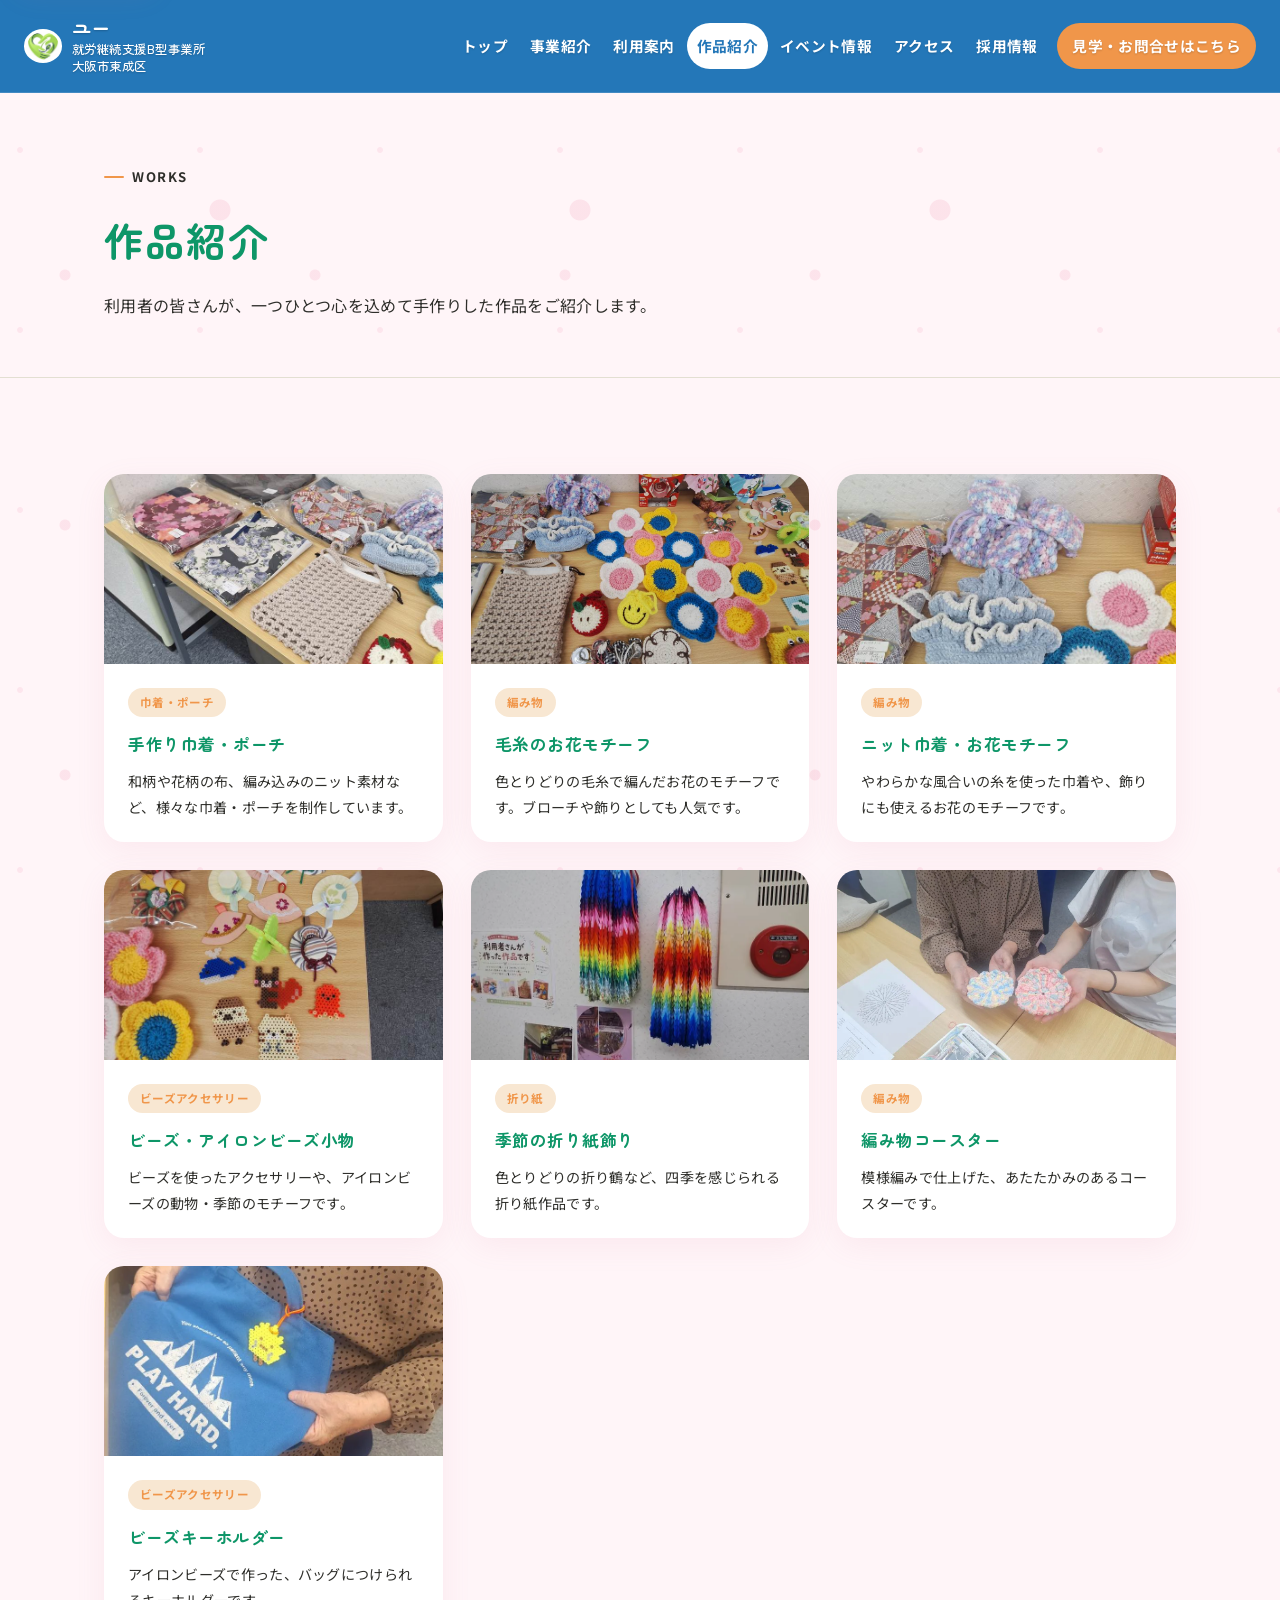
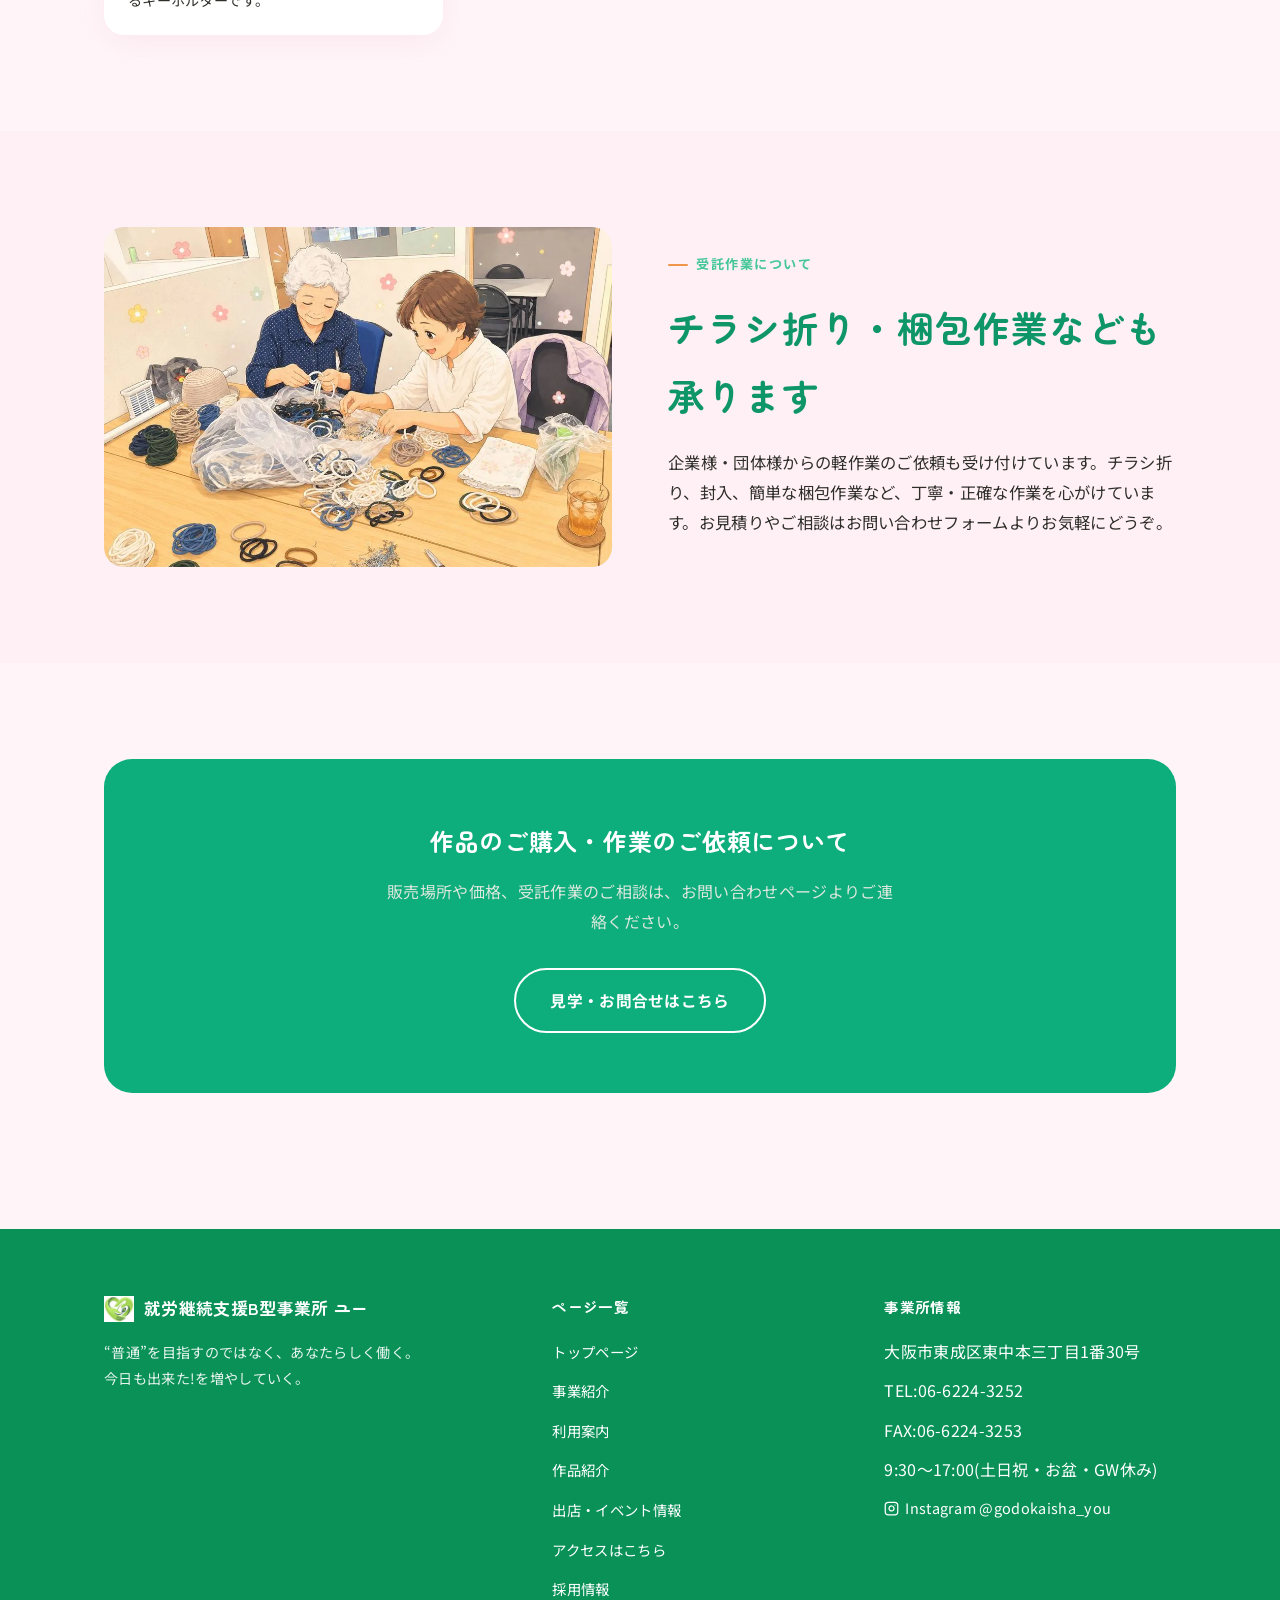
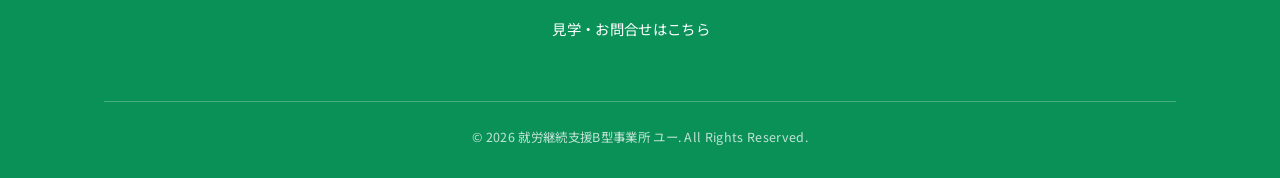
<file: products.html>
<!DOCTYPE html>
<!-- このファイルは自動生成です。編集は src/site.html で行い、node tools/build-pages.js を実行してください。 -->
<html lang="ja">
<head>
<meta charset="UTF-8">
<meta name="viewport" content="width=device-width, initial-scale=1.0">
<meta name="google-site-verification" content="rFZG2aNH4kiIBqItoNgGKLIrsNjNtBCCKF0BeAU0JTE" />
<title>作品紹介(ビーズアクセサリー・編み物など)｜大阪市東成区の就労継続支援B型事業所 ユー</title>
<meta name="description" content="大阪市東成区の就労継続支援B型事業所「ユー」で、利用者さんが手作りした作品をご紹介します。ビーズアクセサリー、編み物、くるみボタン、折り紙など。">
<meta property="og:type" content="website">
<meta property="og:title" content="作品紹介(ビーズアクセサリー・編み物など)｜大阪市東成区の就労継続支援B型事業所 ユー">
<meta property="og:description" content="大阪市東成区の就労継続支援B型事業所「ユー」で、利用者さんが手作りした作品をご紹介します。ビーズアクセサリー、編み物、くるみボタン、折り紙など。">
<meta property="og:url" content="https://bgata-you-home7days.netlify.app/products.html">
<link rel="canonical" href="https://bgata-you-home7days.netlify.app/products.html">
<meta property="og:image" content="https://bgata-you-home7days.netlify.app/ogp.jpg">
<meta name="twitter:image" content="https://bgata-you-home7days.netlify.app/ogp.jpg">
<meta property="og:locale" content="ja_JP">
<meta name="twitter:card" content="summary_large_image">
<link rel="icon" type="image/png" href="assets/img/favicon.png">
<link rel="icon" sizes="any" href="/favicon.ico">
<link rel="preconnect" href="https://fonts.googleapis.com">
<link rel="preconnect" href="https://fonts.gstatic.com" crossorigin>
<link href="https://fonts.googleapis.com/css2?family=Zen+Maru+Gothic:wght@400;500;700;900&family=Noto+Sans+JP:wght@300;400;500;700&display=swap" rel="stylesheet">
<link rel="stylesheet" href="assets/css/style.css">
<script type="application/ld+json">
{
  "@context": "https://schema.org",
  "@type": "LocalBusiness",
  "name": "就労継続支援B型事業所 ユー",
  "url": "https://bgata-you-home7days.netlify.app/",
  "image": "https://bgata-you-home7days.netlify.app/ogp.jpg",
  "telephone": "06-6224-3252",
  "email": "you.midoribashi1212@gmail.com",
  "address": {
    "@type": "PostalAddress",
    "addressCountry": "JP",
    "addressLocality": "大阪市東成区",
    "streetAddress": "東中本三丁目1番30号"
  },
  "parentOrganization": {
    "@type": "Organization",
    "name": "合同会社ユー"
  },
  "areaServed": ["大阪市東成区", "緑橋"],
  "openingHoursSpecification": {
    "@type": "OpeningHoursSpecification",
    "dayOfWeek": ["Monday", "Tuesday", "Wednesday", "Thursday", "Friday"],
    "opens": "09:30",
    "closes": "17:00"
  }
}
</script>
</head>
<body>
<a href="#main-content" class="skip-link">本文へスキップ</a>

<!-- ============ HEADER ============ -->
<header class="site-header">
  <div class="header-inner">
    <a href="/" class="logo">
      <img class="leaf-img" src="assets/img/logo-you.webp" width="534" height="460" alt="ユー ロゴ">
      <span>ユー<span class="sub">就労継続支援B型事業所<br>大阪市東成区</span></span>
    </a>
    <button class="hamburger" id="hamburger" aria-label="メニューを開く" aria-expanded="false">
      <span></span><span></span><span></span>
    </button>
    <nav class="main-nav" id="mainNav">
      <a href="/" data-page="page-top">トップ</a>
      <a href="/about.html" data-page="page-about">事業紹介</a>
      <a href="/guide.html" data-page="page-guide">利用案内</a>
      <a href="/products.html" data-page="page-products">作品紹介</a>
      <a href="/events.html" data-page="page-events">イベント情報</a>
      <a href="/access.html" data-page="page-access">アクセス</a>
      <a href="/recruit.html" data-page="page-recruit">採用情報</a>
      <a href="/contact.html" class="nav-cta" data-page="page-contact">見学・お問合せはこちら</a>
    </nav>
  </div>
</header>

<!-- JavaScript 無効時のみ表示される最低限の事業所情報（値は本ページ内の正式情報から取得） -->
<main id="main-content" tabindex="-1">

<div class="page active" id="page-products">

  <section class="page-hero">
    <div class="container">
      <p class="eyebrow">WORKS</p>
      <h1>作品紹介</h1>
      <p>利用者の皆さんが、一つひとつ心を込めて手作りした作品をご紹介します。</p>
    </div>
  </section>

  <section class="page-section">
    <div class="container">
      <div class="product-grid">
        <div class="product-card">
          <div class="photo photo-real"><img src="assets/img/product-bag-pouch.jpg" width="750" height="1000" loading="lazy" alt="利用者が作った巾着・ポーチ"></div>
          <div class="product-body"><span class="product-tag">巾着・ポーチ</span><h4>手作り巾着・ポーチ</h4><p>和柄や花柄の布、編み込みのニット素材など、様々な巾着・ポーチを制作しています。</p></div>
        </div>
        <div class="product-card">
          <div class="photo photo-real"><img src="assets/img/product-yarn-flower-motif.jpg" width="1000" height="750" loading="lazy" alt="利用者が作った毛糸のお花モチーフ"></div>
          <div class="product-body"><span class="product-tag">編み物</span><h4>毛糸のお花モチーフ</h4><p>色とりどりの毛糸で編んだお花のモチーフです。ブローチや飾りとしても人気です。</p></div>
        </div>
        <div class="product-card">
          <div class="photo photo-real"><img src="assets/img/product-knit-pouch-flower.jpg" width="750" height="1000" loading="lazy" alt="利用者が作ったニット巾着とお花のモチーフ"></div>
          <div class="product-body"><span class="product-tag">編み物</span><h4>ニット巾着・お花モチーフ</h4><p>やわらかな風合いの糸を使った巾着や、飾りにも使えるお花のモチーフです。</p></div>
        </div>
        <div class="product-card">
          <div class="photo photo-real"><img src="assets/img/product-beads-accessory.jpg" width="750" height="1000" loading="lazy" alt="利用者が作ったビーズアクセサリー作品"></div>
          <div class="product-body"><span class="product-tag">ビーズアクセサリー</span><h4>ビーズ・アイロンビーズ小物</h4><p>ビーズを使ったアクセサリーや、アイロンビーズの動物・季節のモチーフです。</p></div>
        </div>
        <div class="product-card">
          <div class="photo photo-real"><img src="assets/img/product-origami-crane.webp" width="750" height="1000" loading="lazy" alt="利用者が作った折り鶴の作品"></div>
          <div class="product-body"><span class="product-tag">折り紙</span><h4>季節の折り紙飾り</h4><p>色とりどりの折り鶴など、四季を感じられる折り紙作品です。</p></div>
        </div>
        <div class="product-card">
          <div class="photo photo-real"><img src="assets/img/product-knit-coaster.webp" width="1000" height="750" loading="lazy" alt="利用者が作った編み物のコースター"></div>
          <div class="product-body"><span class="product-tag">編み物</span><h4>編み物コースター</h4><p>模様編みで仕上げた、あたたかみのあるコースターです。</p></div>
        </div>
        <div class="product-card">
          <div class="photo photo-real"><img src="assets/img/product-beads-keychain.webp" width="750" height="1000" loading="lazy" alt="利用者が作ったビーズのキーホルダー"></div>
          <div class="product-body"><span class="product-tag">ビーズアクセサリー</span><h4>ビーズキーホルダー</h4><p>アイロンビーズで作った、バッグにつけられるキーホルダーです。</p></div>
        </div>
      </div>
    </div>
  </section>

  <section class="page-section section-soft">
    <div class="container two-col reverse">
      <div class="photo tall photo-real">
        <img src="assets/img/work-table-scene.webp" width="1000" height="750" loading="lazy" alt="利用者がテーブルで作業をしている様子">
      </div>
      <div>
        <p class="eyebrow">受託作業について</p>
        <h2 class="section-title">チラシ折り・梱包作業なども承ります</h2>
        <p class="section-lead">企業様・団体様からの軽作業のご依頼も受け付けています。チラシ折り、封入、簡単な梱包作業など、丁寧・正確な作業を心がけています。お見積りやご相談はお問い合わせフォームよりお気軽にどうぞ。</p>
      </div>
    </div>
  </section>

  <section class="page-section">
    <div class="container">
      <div class="cta-band">
        <h2>作品のご購入・作業のご依頼について</h2>
        <p>販売場所や価格、受託作業のご相談は、お問い合わせページよりご連絡ください。</p>
        <a href="/contact.html" class="btn btn-outline">見学・お問合せはこちら</a>
      </div>
    </div>
  </section>

</div>

</main>

<!-- ============ FOOTER ============ -->
<footer>
  <div class="container">
    <div class="footer-grid">
      <div>
        <div class="footer-logo">
          <img src="assets/img/logo-you.webp" width="534" height="460" loading="lazy" alt="ユー ロゴ" style="width:30px; height:auto;">
          就労継続支援B型事業所 ユー
        </div>
        <p>“普通”を目指すのではなく、あなたらしく働く。<br>今日も出来た!を増やしていく。</p>
      </div>
      <div>
        <h5>ページ一覧</h5>
        <ul>
          <li><a href="/">トップページ</a></li>
          <li><a href="/about.html">事業紹介</a></li>
          <li><a href="/guide.html">利用案内</a></li>
          <li><a href="/products.html">作品紹介</a></li>
          <li><a href="/events.html">出店・イベント情報</a></li>
          <li><a href="/access.html">アクセスはこちら</a></li>
          <li><a href="/recruit.html">採用情報</a></li>
          <li><a href="/contact.html">見学・お問合せはこちら</a></li>
        </ul>
      </div>
      <div>
        <h5>事業所情報</h5>
        <ul>
          <li>大阪市東成区東中本三丁目1番30号</li>
          <li>TEL:06-6224-3252</li>
          <li>FAX:06-6224-3253</li>
          <li>9:30〜17:00(土日祝・お盆・GW休み)</li>
          <li><a href="https://www.instagram.com/godokaisha_you/" target="_blank" rel="noopener" style="display:inline-flex; align-items:center; gap:6px;"><svg viewBox="0 0 24 24" width="15" height="15" fill="none" stroke="currentColor" stroke-width="2" stroke-linecap="round" stroke-linejoin="round" aria-hidden="true"><rect x="2" y="2" width="20" height="20" rx="5" ry="5"></rect><path d="M16 11.37A4 4 0 1 1 12.63 8 4 4 0 0 1 16 11.37z"></path><line x1="17.5" y1="6.5" x2="17.51" y2="6.5"></line></svg>Instagram @godokaisha_you</a></li>
        </ul>
      </div>
    </div>
    <div class="footer-bottom">© 2026 就労継続支援B型事業所 ユー. All Rights Reserved.</div>
  </div>
</footer>

<script src="assets/js/main.js"></script>

</body>
</html>
</file>
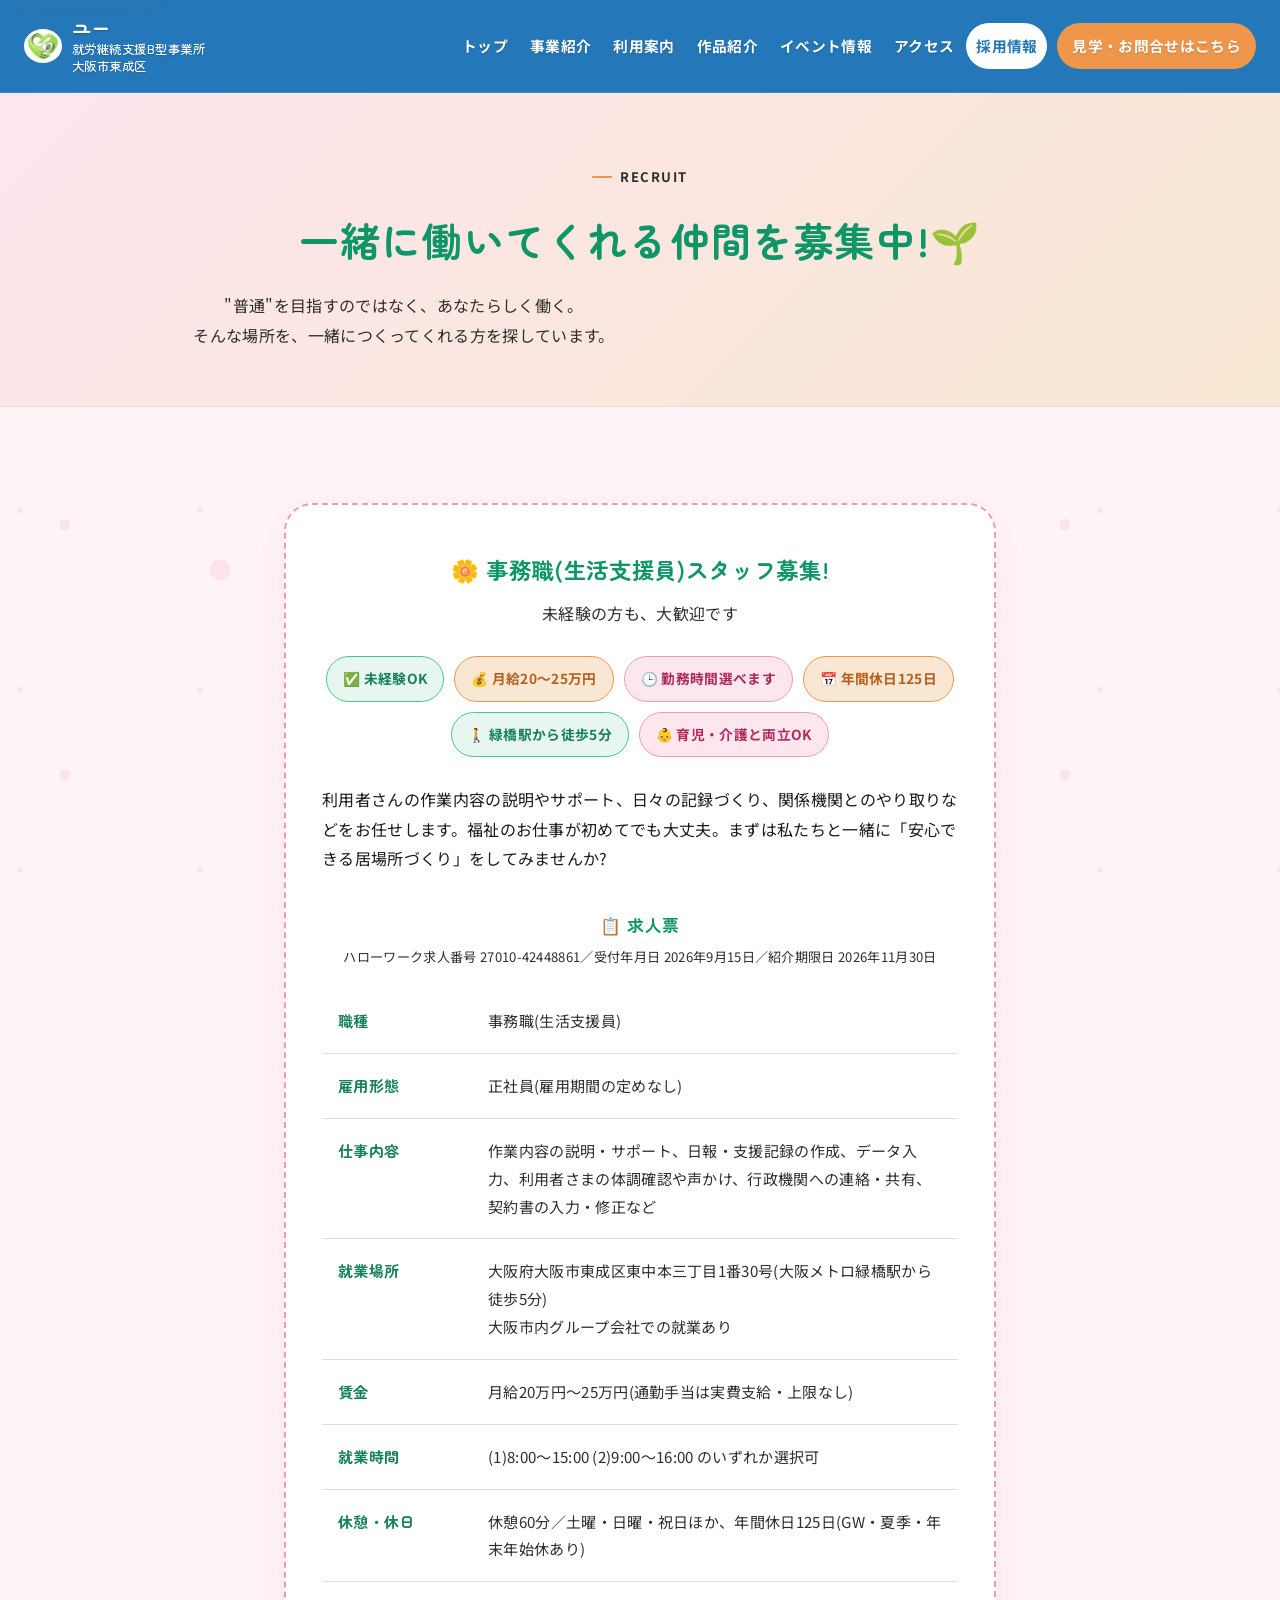
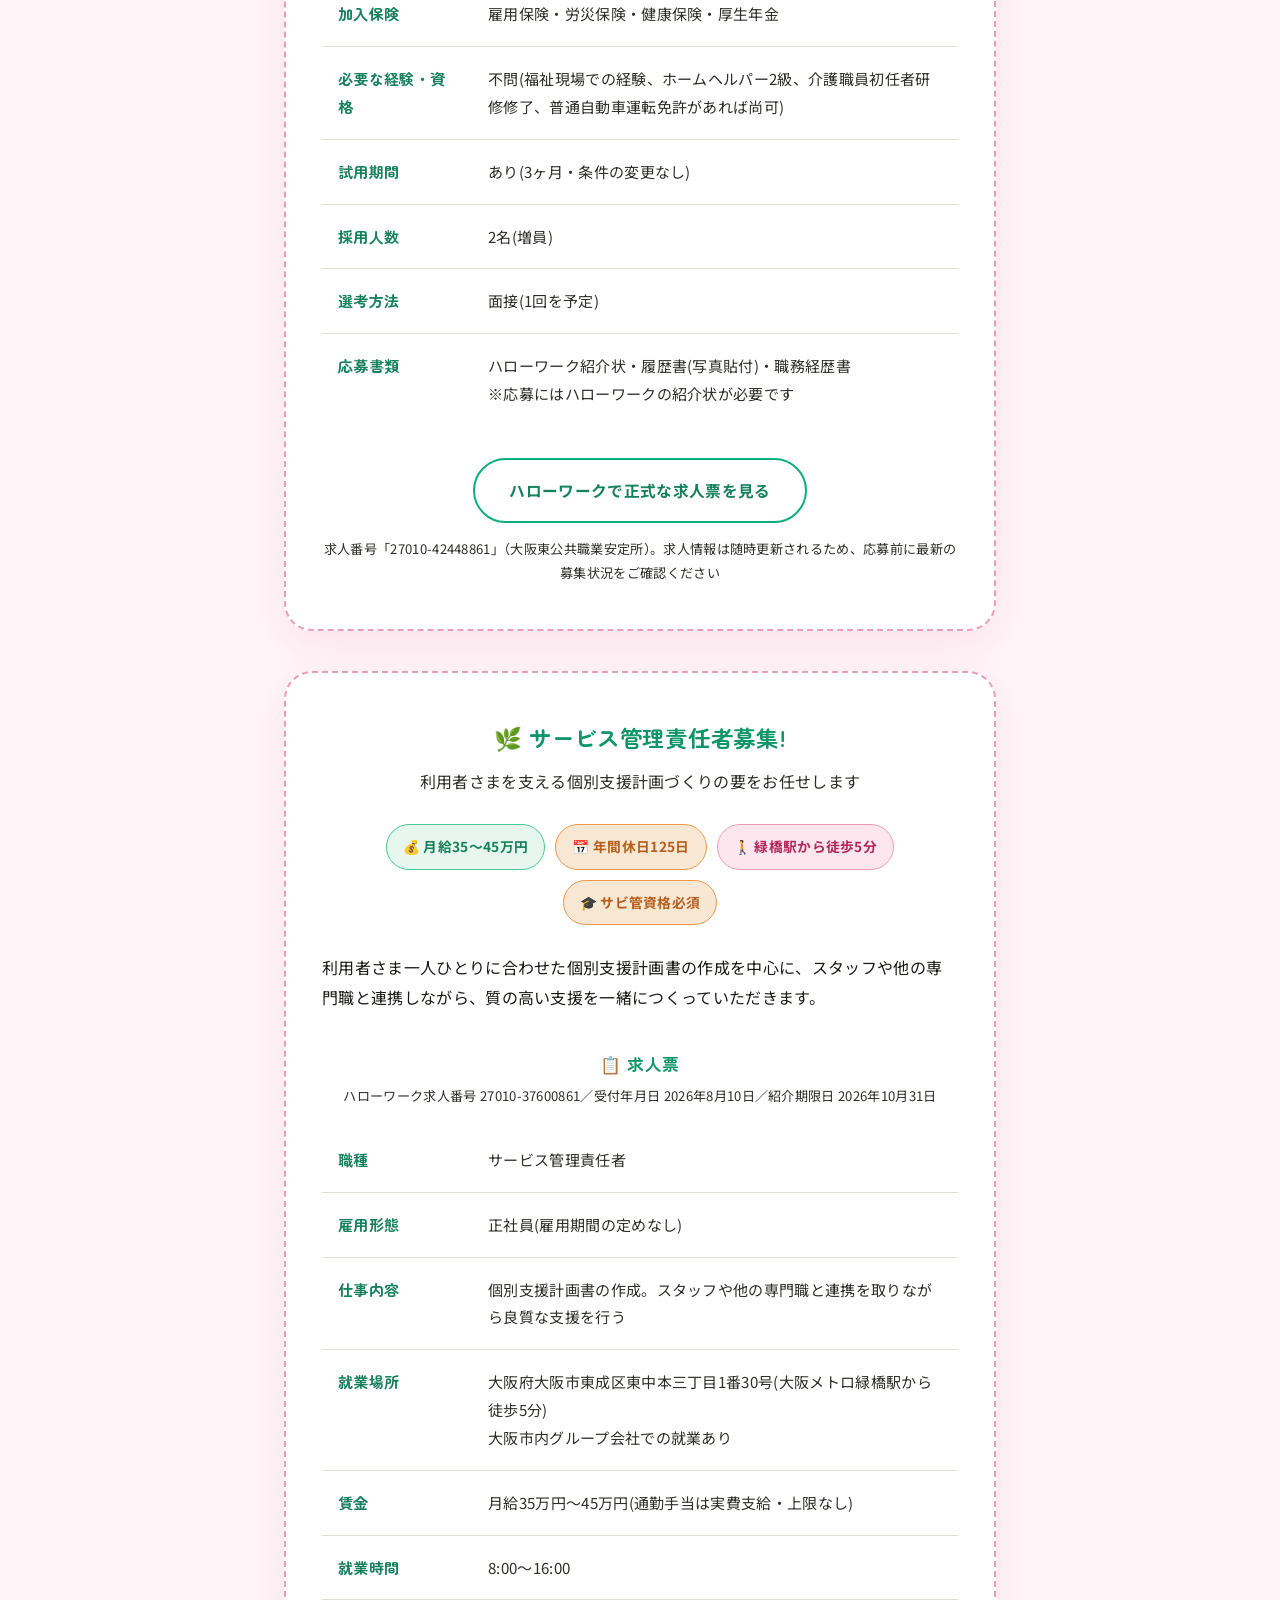
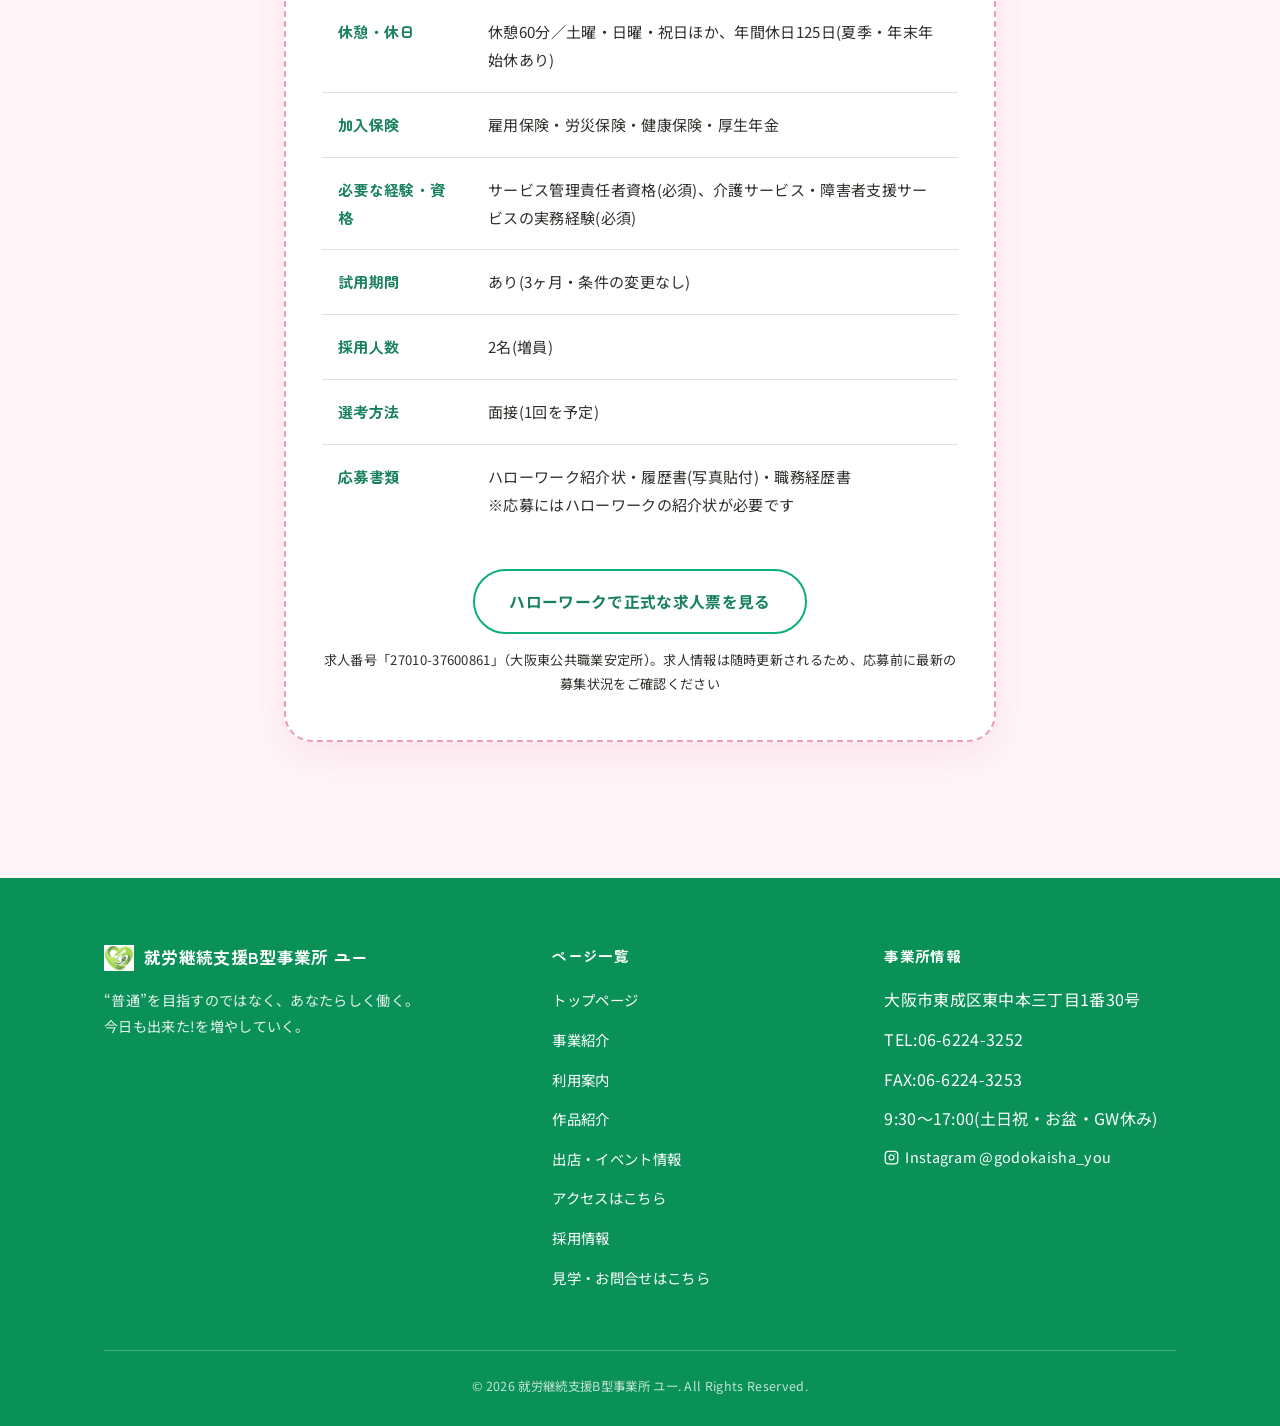
<file: recruit.html>
<!DOCTYPE html>
<!-- このファイルは自動生成です。編集は src/site.html で行い、node tools/build-pages.js を実行してください。 -->
<html lang="ja">
<head>
<meta charset="UTF-8">
<meta name="viewport" content="width=device-width, initial-scale=1.0">
<meta name="google-site-verification" content="rFZG2aNH4kiIBqItoNgGKLIrsNjNtBCCKF0BeAU0JTE" />
<title>採用情報・スタッフ募集｜大阪市東成区の就労継続支援B型事業所 ユー</title>
<meta name="description" content="大阪市東成区・緑橋の就労継続支援B型事業所「ユー」では、一緒に働くスタッフを募集しています。仕事内容や応募方法をご案内します。">
<meta property="og:type" content="website">
<meta property="og:title" content="採用情報・スタッフ募集｜大阪市東成区の就労継続支援B型事業所 ユー">
<meta property="og:description" content="大阪市東成区・緑橋の就労継続支援B型事業所「ユー」では、一緒に働くスタッフを募集しています。仕事内容や応募方法をご案内します。">
<meta property="og:url" content="https://bgata-you-home7days.netlify.app/recruit.html">
<link rel="canonical" href="https://bgata-you-home7days.netlify.app/recruit.html">
<meta property="og:image" content="https://bgata-you-home7days.netlify.app/ogp.jpg">
<meta name="twitter:image" content="https://bgata-you-home7days.netlify.app/ogp.jpg">
<meta property="og:locale" content="ja_JP">
<meta name="twitter:card" content="summary_large_image">
<link rel="icon" type="image/png" href="assets/img/favicon.png">
<link rel="icon" sizes="any" href="/favicon.ico">
<link rel="preconnect" href="https://fonts.googleapis.com">
<link rel="preconnect" href="https://fonts.gstatic.com" crossorigin>
<link href="https://fonts.googleapis.com/css2?family=Zen+Maru+Gothic:wght@400;500;700;900&family=Noto+Sans+JP:wght@300;400;500;700&display=swap" rel="stylesheet">
<link rel="stylesheet" href="assets/css/style.css">
<script type="application/ld+json">
{
  "@context": "https://schema.org",
  "@type": "LocalBusiness",
  "name": "就労継続支援B型事業所 ユー",
  "url": "https://bgata-you-home7days.netlify.app/",
  "image": "https://bgata-you-home7days.netlify.app/ogp.jpg",
  "telephone": "06-6224-3252",
  "email": "you.midoribashi1212@gmail.com",
  "address": {
    "@type": "PostalAddress",
    "addressCountry": "JP",
    "addressLocality": "大阪市東成区",
    "streetAddress": "東中本三丁目1番30号"
  },
  "parentOrganization": {
    "@type": "Organization",
    "name": "合同会社ユー"
  },
  "areaServed": ["大阪市東成区", "緑橋"],
  "openingHoursSpecification": {
    "@type": "OpeningHoursSpecification",
    "dayOfWeek": ["Monday", "Tuesday", "Wednesday", "Thursday", "Friday"],
    "opens": "09:30",
    "closes": "17:00"
  }
}
</script>
</head>
<body>
<a href="#main-content" class="skip-link">本文へスキップ</a>

<!-- ============ HEADER ============ -->
<header class="site-header">
  <div class="header-inner">
    <a href="/" class="logo">
      <img class="leaf-img" src="assets/img/logo-you.webp" width="534" height="460" alt="ユー ロゴ">
      <span>ユー<span class="sub">就労継続支援B型事業所<br>大阪市東成区</span></span>
    </a>
    <button class="hamburger" id="hamburger" aria-label="メニューを開く" aria-expanded="false">
      <span></span><span></span><span></span>
    </button>
    <nav class="main-nav" id="mainNav">
      <a href="/" data-page="page-top">トップ</a>
      <a href="/about.html" data-page="page-about">事業紹介</a>
      <a href="/guide.html" data-page="page-guide">利用案内</a>
      <a href="/products.html" data-page="page-products">作品紹介</a>
      <a href="/events.html" data-page="page-events">イベント情報</a>
      <a href="/access.html" data-page="page-access">アクセス</a>
      <a href="/recruit.html" data-page="page-recruit">採用情報</a>
      <a href="/contact.html" class="nav-cta" data-page="page-contact">見学・お問合せはこちら</a>
    </nav>
  </div>
</header>

<!-- JavaScript 無効時のみ表示される最低限の事業所情報（値は本ページ内の正式情報から取得） -->
<main id="main-content" tabindex="-1">

<div class="page active" id="page-recruit">

  <section class="page-hero" style="background:linear-gradient(135deg, var(--pink-soft) 0%, var(--orange-soft) 100%);">
    <div class="container" style="text-align:center;">
      <p class="eyebrow" style="justify-content:center;">RECRUIT</p>
      <h1>一緒に働いてくれる仲間を募集中!🌱</h1>
      <p>&quot;普通&quot;を目指すのではなく、あなたらしく働く。<br>そんな場所を、一緒につくってくれる方を探しています。</p>
    </div>
  </section>

  <section class="page-section">
    <div class="container" style="max-width:760px;">

      <div class="recruit-card">
        <h3 style="text-align:center; font-size:1.4rem;">🌼 事務職(生活支援員)スタッフ募集!</h3>
        <p style="text-align:center; color:var(--text-soft); margin-top:8px;">未経験の方も、大歓迎です</p>

        <div class="recruit-badges">
          <span class="recruit-badge">✅ 未経験OK</span>
          <span class="recruit-badge">💰 月給20〜25万円</span>
          <span class="recruit-badge">🕒 勤務時間選べます</span>
          <span class="recruit-badge">📅 年間休日125日</span>
          <span class="recruit-badge">🚶 緑橋駅から徒歩5分</span>
          <span class="recruit-badge">👶 育児・介護と両立OK</span>
        </div>

        <p style="margin-top:28px;">利用者さんの作業内容の説明やサポート、日々の記録づくり、関係機関とのやり取りなどをお任せします。福祉のお仕事が初めてでも大丈夫。まずは私たちと一緒に「安心できる居場所づくり」をしてみませんか?</p>

        <h4 style="text-align:center; font-size:1.05rem; margin-top:36px;">📋 求人票</h4>
        <p class="form-note center-text" style="margin-top:4px;">ハローワーク求人番号 27010-42448861／受付年月日 2026年9月15日／紹介期限日 2026年11月30日</p>

        <table class="info-table" style="margin-top:20px;">
          <tr><th>職種</th><td>事務職(生活支援員)</td></tr>
          <tr><th>雇用形態</th><td>正社員(雇用期間の定めなし)</td></tr>
          <tr><th>仕事内容</th><td>作業内容の説明・サポート、日報・支援記録の作成、データ入力、利用者さまの体調確認や声かけ、行政機関への連絡・共有、契約書の入力・修正など</td></tr>
          <tr><th>就業場所</th><td>大阪府大阪市東成区東中本三丁目1番30号(大阪メトロ緑橋駅から徒歩5分)<br>大阪市内グループ会社での就業あり</td></tr>
          <tr><th>賃金</th><td>月給20万円〜25万円(通勤手当は実費支給・上限なし)</td></tr>
          <tr><th>就業時間</th><td>(1)8:00〜15:00 (2)9:00〜16:00 のいずれか選択可</td></tr>
          <tr><th>休憩・休日</th><td>休憩60分／土曜・日曜・祝日ほか、年間休日125日(GW・夏季・年末年始休あり)</td></tr>
          <tr><th>加入保険</th><td>雇用保険・労災保険・健康保険・厚生年金</td></tr>
          <tr><th>必要な経験・資格</th><td>不問(福祉現場での経験、ホームヘルパー2級、介護職員初任者研修修了、普通自動車運転免許があれば尚可)</td></tr>
          <tr><th>試用期間</th><td>あり(3ヶ月・条件の変更なし)</td></tr>
          <tr><th>採用人数</th><td>2名(増員)</td></tr>
          <tr><th>選考方法</th><td>面接(1回を予定)</td></tr>
          <tr><th>応募書類</th><td>ハローワーク紹介状・履歴書(写真貼付)・職務経歴書<br>※応募にはハローワークの紹介状が必要です</td></tr>
        </table>

        <div style="text-align:center; margin-top:32px;">
          <a href="https://www.hellowork.mhlw.go.jp/kensaku/GECA110010.do?screenId=GECA110010&amp;action=dispDetailBtn&amp;kJNo=2701042448861&amp;kJKbn=1&amp;jGSHNo=2j%2FVi7wE8QB47%2FQN9ApOow%3D%3D&amp;fullPart=1&amp;iNFTeikyoRiyoDtiID=&amp;kSNo=&amp;newArrived=&amp;tatZngy=1&amp;shogaiKbn=0" target="_blank" rel="noopener noreferrer" class="btn btn-outline">ハローワークで正式な求人票を見る</a>
          <p class="form-note" style="margin-top:14px;">求人番号「27010-42448861」（大阪東公共職業安定所）。求人情報は随時更新されるため、応募前に最新の募集状況をご確認ください</p>
        </div>
      </div>

      <div class="recruit-card" style="margin-top:40px;">
        <h3 style="text-align:center; font-size:1.4rem;">🌿 サービス管理責任者募集!</h3>
        <p style="text-align:center; color:var(--text-soft); margin-top:8px;">利用者さまを支える個別支援計画づくりの要をお任せします</p>

        <div class="recruit-badges">
          <span class="recruit-badge">💰 月給35〜45万円</span>
          <span class="recruit-badge">📅 年間休日125日</span>
          <span class="recruit-badge">🚶 緑橋駅から徒歩5分</span>
          <span class="recruit-badge">🎓 サビ管資格必須</span>
        </div>

        <p style="margin-top:28px;">利用者さま一人ひとりに合わせた個別支援計画書の作成を中心に、スタッフや他の専門職と連携しながら、質の高い支援を一緒につくっていただきます。</p>

        <h4 style="text-align:center; font-size:1.05rem; margin-top:36px;">📋 求人票</h4>
        <p class="form-note center-text" style="margin-top:4px;">ハローワーク求人番号 27010-37600861／受付年月日 2026年8月10日／紹介期限日 2026年10月31日</p>

        <table class="info-table" style="margin-top:20px;">
          <tr><th>職種</th><td>サービス管理責任者</td></tr>
          <tr><th>雇用形態</th><td>正社員(雇用期間の定めなし)</td></tr>
          <tr><th>仕事内容</th><td>個別支援計画書の作成。スタッフや他の専門職と連携を取りながら良質な支援を行う</td></tr>
          <tr><th>就業場所</th><td>大阪府大阪市東成区東中本三丁目1番30号(大阪メトロ緑橋駅から徒歩5分)<br>大阪市内グループ会社での就業あり</td></tr>
          <tr><th>賃金</th><td>月給35万円〜45万円(通勤手当は実費支給・上限なし)</td></tr>
          <tr><th>就業時間</th><td>8:00〜16:00</td></tr>
          <tr><th>休憩・休日</th><td>休憩60分／土曜・日曜・祝日ほか、年間休日125日(夏季・年末年始休あり)</td></tr>
          <tr><th>加入保険</th><td>雇用保険・労災保険・健康保険・厚生年金</td></tr>
          <tr><th>必要な経験・資格</th><td>サービス管理責任者資格(必須)、介護サービス・障害者支援サービスの実務経験(必須)</td></tr>
          <tr><th>試用期間</th><td>あり(3ヶ月・条件の変更なし)</td></tr>
          <tr><th>採用人数</th><td>2名(増員)</td></tr>
          <tr><th>選考方法</th><td>面接(1回を予定)</td></tr>
          <tr><th>応募書類</th><td>ハローワーク紹介状・履歴書(写真貼付)・職務経歴書<br>※応募にはハローワークの紹介状が必要です</td></tr>
        </table>

        <div style="text-align:center; margin-top:32px;">
          <a href="https://www.hellowork.mhlw.go.jp/kensaku/GECA110010.do?screenId=GECA110010&amp;action=dispDetailBtn&amp;kJNo=2701037600861&amp;kJKbn=1&amp;jGSHNo=2j%2FVi7wE8QB47%2FQN9ApOow%3D%3D&amp;fullPart=1&amp;iNFTeikyoRiyoDtiID=&amp;kSNo=&amp;newArrived=&amp;tatZngy=1&amp;shogaiKbn=0" target="_blank" rel="noopener noreferrer" class="btn btn-outline">ハローワークで正式な求人票を見る</a>
          <p class="form-note" style="margin-top:14px;">求人番号「27010-37600861」（大阪東公共職業安定所）。求人情報は随時更新されるため、応募前に最新の募集状況をご確認ください</p>
        </div>
      </div>

    </div>
  </section>

</div>


</main>

<!-- ============ FOOTER ============ -->
<footer>
  <div class="container">
    <div class="footer-grid">
      <div>
        <div class="footer-logo">
          <img src="assets/img/logo-you.webp" width="534" height="460" loading="lazy" alt="ユー ロゴ" style="width:30px; height:auto;">
          就労継続支援B型事業所 ユー
        </div>
        <p>“普通”を目指すのではなく、あなたらしく働く。<br>今日も出来た!を増やしていく。</p>
      </div>
      <div>
        <h5>ページ一覧</h5>
        <ul>
          <li><a href="/">トップページ</a></li>
          <li><a href="/about.html">事業紹介</a></li>
          <li><a href="/guide.html">利用案内</a></li>
          <li><a href="/products.html">作品紹介</a></li>
          <li><a href="/events.html">出店・イベント情報</a></li>
          <li><a href="/access.html">アクセスはこちら</a></li>
          <li><a href="/recruit.html">採用情報</a></li>
          <li><a href="/contact.html">見学・お問合せはこちら</a></li>
        </ul>
      </div>
      <div>
        <h5>事業所情報</h5>
        <ul>
          <li>大阪市東成区東中本三丁目1番30号</li>
          <li>TEL:06-6224-3252</li>
          <li>FAX:06-6224-3253</li>
          <li>9:30〜17:00(土日祝・お盆・GW休み)</li>
          <li><a href="https://www.instagram.com/godokaisha_you/" target="_blank" rel="noopener" style="display:inline-flex; align-items:center; gap:6px;"><svg viewBox="0 0 24 24" width="15" height="15" fill="none" stroke="currentColor" stroke-width="2" stroke-linecap="round" stroke-linejoin="round" aria-hidden="true"><rect x="2" y="2" width="20" height="20" rx="5" ry="5"></rect><path d="M16 11.37A4 4 0 1 1 12.63 8 4 4 0 0 1 16 11.37z"></path><line x1="17.5" y1="6.5" x2="17.51" y2="6.5"></line></svg>Instagram @godokaisha_you</a></li>
        </ul>
      </div>
    </div>
    <div class="footer-bottom">© 2026 就労継続支援B型事業所 ユー. All Rights Reserved.</div>
  </div>
</footer>

<script src="assets/js/main.js"></script>

</body>
</html>
</file>
<file: assets/css/style.css>
:root{
  --bg:#FFF5F8;
  --bg-soft:#FDEEF3;
  --bg-green-tint:#FAFDF7;
  --green-deep:#0DAE7C;
  --green-deep2:#17805C;
  --green-mid:#45C79A;
  --heading:#0E9668;
  --green-pale:#E7F7EF;
  --orange:#F0964A;
  --orange-soft:#F8E7D2;
  --beige:#FDEFF3;
  --pink:#EC9DB4;
  --pink-soft:#FDE6ED;
  --blue:#5B92B5;
  --blue-soft:#E3EDF3;
  --header-bg:#2477B8;
  --text:#1A1A17;
  --text-soft:#2E2E2A;
  --white:#FFFFFF;
  --line:#E3DFD2;
  --shadow: 0 8px 30px rgba(214,110,145,0.09);
  --radius: 20px;
  --serif-jp:'Zen Maru Gothic', sans-serif;
  --sans-jp:'Noto Sans JP', sans-serif;
}
*{box-sizing:border-box; margin:0; padding:0;}
html{scroll-behavior:smooth;}
body{
  font-family:var(--sans-jp);
  color:var(--text);
  /* ほんのりピンクの地に、大小の水玉をまばらに散らした背景（スクロールで固定） */
  background-color:var(--bg);
  background-image:
    radial-gradient(circle, rgba(238,130,164,0.16) 0 10px, transparent 11px),
    radial-gradient(circle, rgba(238,130,164,0.15) 0 5px, transparent 6px),
    radial-gradient(circle, rgba(238,130,164,0.13) 0 2.5px, transparent 3.5px);
  background-size:360px 360px, 250px 250px, 180px 180px;
  background-position:40px 30px, 190px 150px, 110px 240px;
  background-attachment:fixed;
  line-height:1.85;
  -webkit-font-smoothing:antialiased;
  font-weight:400;
  letter-spacing:0.02em;
}
img,svg{display:block; max-width:100%;}
a{color:inherit; text-decoration:none;}
ul{list-style:none;}
h1,h2,h3,h4{font-family:var(--serif-jp); color:var(--heading); font-weight:700; letter-spacing:0.03em;}
button{font-family:inherit; cursor:pointer;}
:focus-visible{outline:3px solid var(--orange); outline-offset:3px;}

/* skip link — off-screen until keyboard focus */
.skip-link{
  position:fixed; left:16px; top:-64px; z-index:300;
  background:var(--white); color:var(--green-deep2);
  font-family:var(--serif-jp); font-weight:700; font-size:0.9rem;
  padding:12px 20px; border-radius:0 0 12px 12px;
  box-shadow:var(--shadow); text-decoration:none;
  transition:top .2s ease;
}
.skip-link:focus{top:0;}

.container{max-width:1120px; margin:0 auto; padding:0 24px;}
@media (max-width:640px){ .container{padding:0 20px;} }

/* ---------- Header ---------- */
header.site-header{
  position:sticky; top:0; z-index:100;
  background:var(--header-bg);
  border-bottom:1px solid rgba(255,255,255,0.14);
}
.header-inner{
  display:flex; align-items:center; justify-content:space-between; gap:12px;
  padding:16px 24px; max-width:1280px; margin:0 auto;
}
.logo{
  display:flex; align-items:center; gap:10px; flex-shrink:0; white-space:nowrap;
  font-family:var(--serif-jp); font-weight:700; font-size:1.2rem; line-height:1.3; color:#fff;
  text-shadow:0 1px 2px rgba(0,0,0,0.2);
}
.logo .leaf{width:30px; height:30px; flex-shrink:0;}
.logo .leaf-img{width:38px; height:auto; flex-shrink:0; background:#fff; border-radius:50%; padding:3px;}
.logo .sub{display:block; font-size:0.78rem; font-weight:500; color:#fff; letter-spacing:0.04em; line-height:1.4; white-space:nowrap;}
nav.main-nav{
  display:flex; align-items:center; justify-content:flex-start; flex-wrap:nowrap; gap:2px;
  min-width:0; overflow-x:auto; overflow-y:hidden; scrollbar-width:none; -ms-overflow-style:none;
}
nav.main-nav::-webkit-scrollbar{display:none;}
nav.main-nav a{
  padding:9px 10px; font-size:0.92rem; font-weight:700; color:#fff;
  text-shadow:0 1px 2px rgba(0,0,0,0.18);
  border-radius:999px; transition:background .2s, color .2s;
  position:relative; white-space:nowrap; flex-shrink:0;
}
nav.main-nav a:hover{background:rgba(255,255,255,0.16); color:#fff;}
nav.main-nav a.active{background:#fff; color:var(--header-bg); text-shadow:none;}
.nav-cta{
  margin-left:8px; padding:9px 15px !important; background:var(--orange) !important; color:#fff !important;
  border-radius:999px; font-weight:700 !important; white-space:nowrap; flex-shrink:0;
}
.nav-cta:hover{background:#cf7a30 !important;}
.hamburger{display:none; flex-direction:column; align-items:center; justify-content:center; gap:5px; background:none; border:none; padding:8px; min-width:44px; min-height:44px;}
.hamburger span{width:24px; height:2px; background:#fff; display:block; border-radius:2px;}
@media (max-width:1100px){
  /* the closed off-canvas menu sits at translateX(100%); clip page-level x-overflow so it
     does not create a phantom horizontal scrollbar. clip (not hidden) keeps the sticky header working.
     breakpoint raised to 1100px so the 9-item nav uses the hamburger before it gets cramped. */
  html{overflow-x:clip;}
  nav.main-nav{
    position:fixed; top:93px; left:0; right:0; bottom:0;
    background:var(--header-bg); flex-direction:column; align-items:stretch; gap:0;
    padding:12px 24px; transform:translateX(100%);
    visibility:hidden; pointer-events:none;
    transition:transform .3s ease, visibility 0s linear .3s;
    overflow-y:auto;
  }
  nav.main-nav.open{
    transform:translateX(0);
    visibility:visible; pointer-events:auto;
    transition:transform .3s ease, visibility 0s linear 0s;
  }
  nav.main-nav a{padding:16px 8px; border-bottom:1px solid rgba(255,255,255,0.14); border-radius:0; font-size:1.05rem;}
  .nav-cta{margin:16px 0 0 0 !important; text-align:center; border-radius:12px;}
  .hamburger{display:flex;}
}

/* ---------- Buttons ---------- */
.btn{
  display:inline-flex; align-items:center; gap:8px; justify-content:center;
  padding:16px 34px; border-radius:999px; font-weight:700; font-size:0.98rem;
  transition:transform .18s ease, box-shadow .18s ease, background .18s ease; border:2px solid transparent;
}
.btn-primary{background:var(--orange); color:#fff; box-shadow:0 10px 24px rgba(226,139,63,0.32);}
.btn-primary:hover{transform:translateY(-2px); box-shadow:0 14px 30px rgba(226,139,63,0.4);}
.btn-outline{background:transparent; border-color:var(--green-deep); color:var(--green-deep2);}
.btn-outline:hover{background:var(--green-deep); color:#fff;}
.btn-row{display:flex; gap:16px; flex-wrap:wrap;}

/* ---------- Section basics ---------- */
.page-section{padding:96px 0;}
@media (max-width:640px){.page-section{padding:64px 0;}}
/* セクション帯は透明にして、body のドット付きピンク地を全面に見せる */
.section-soft{background:rgba(255,205,224,0.14);}
.section-green{background:transparent;}
.section-beige{background:rgba(255,222,234,0.22);}
.eyebrow{
  display:inline-flex; align-items:center; gap:8px; font-size:0.82rem; font-weight:700;
  color:var(--green-mid); letter-spacing:0.12em; margin-bottom:16px;
}
.eyebrow::before{content:''; width:20px; height:2px; background:var(--orange); display:inline-block; border-radius:2px;}
h2.section-title{font-size:clamp(1.6rem, 3vw, 2.3rem); margin-bottom:18px;}
p.section-lead{color:var(--text-soft); font-size:1.02rem; max-width:640px; margin-bottom:12px;}
.section-head{margin-bottom:48px;}
.section-head.center{text-align:center;}
.section-head.center p.section-lead{margin-left:auto; margin-right:auto;}

/* leaf divider (signature element) */
.leaf-divider{display:flex; align-items:center; justify-content:center; gap:10px; padding:6px 0 0;}
.leaf-divider svg{width:18px; height:18px; opacity:0.55;}

/* ---------- Photo placeholder ---------- */
.photo{
  position:relative; border-radius:var(--radius); overflow:hidden;
  background:linear-gradient(135deg, var(--green-pale) 0%, #F4EFE1 100%);
  display:flex; align-items:center; justify-content:center; flex-direction:column; gap:10px;
  color:var(--green-mid); text-align:center; padding:20px;
  min-height:220px;
}
.photo svg{width:38px; height:38px; opacity:0.55;}
.photo span{font-size:0.78rem; font-weight:500; color:var(--green-mid); opacity:0.8; line-height:1.5;}
.photo.tall{min-height:340px;}
.photo.short{min-height:160px;}
.photo.photo-real{padding:0; background:var(--bg-soft);}
.photo.photo-real img{width:100%; height:100%; min-height:inherit; object-fit:cover; position:absolute; inset:0;}

/* ---------- Hero (top page) ---------- */
.hero{
  position:relative; padding:64px 0 100px;
  background:
    radial-gradient(circle at 82% 8%, rgba(226,139,63,0.10), transparent 40%),
    radial-gradient(circle at 10% 90%, rgba(255,150,190,0.12), transparent 45%),
    transparent;
  overflow:hidden;
}
.hero-grid{display:grid; grid-template-columns:1.05fr 0.95fr; gap:56px; align-items:center;}
@media (max-width:900px){ .hero-grid{grid-template-columns:1fr;} }
.hero-copy .eyebrow{margin-bottom:22px;}
.hero-copy h1{
  font-size:clamp(2.1rem, 4.6vw, 3.1rem); line-height:1.45; margin-bottom:20px;
}
.hero-copy h1 .accent{color:var(--orange);}
.hero-copy .sub-copy{font-size:1.12rem; color:var(--green-mid); font-weight:500; margin-bottom:28px; font-family:var(--serif-jp);}
.hero-copy p.desc{color:var(--text-soft); margin-bottom:36px; max-width:480px;}
.hero-photo{position:relative;}
.hero-photo .photo{min-height:420px;}
@media (max-width:900px){ .hero-photo .photo{min-height:280px;} }
.hero-badge{
  position:absolute; bottom:-24px; left:-24px; background:#fff; border-radius:18px; padding:16px 20px;
  box-shadow:var(--shadow); display:flex; align-items:center; gap:12px; max-width:230px;
}
@media (max-width:520px){ .hero-badge{position:static; margin-top:16px; max-width:none;} }
.hero-badge svg{width:30px; height:30px; flex-shrink:0; color:var(--orange);}
.hero-badge strong{display:block; font-family:var(--serif-jp); font-size:0.9rem; color:var(--green-deep2);}
.hero-badge span{font-size:0.76rem; color:var(--text-soft);}

/* ---------- Worry cards ---------- */
.worry-grid{display:grid; grid-template-columns:repeat(3,1fr); gap:24px;}
@media (max-width:820px){ .worry-grid{grid-template-columns:1fr 1fr;} }
@media (max-width:560px){ .worry-grid{grid-template-columns:1fr;} }
.worry-card{
  background:var(--white); border-radius:var(--radius); padding:30px 26px; box-shadow:var(--shadow);
  border-top:4px solid var(--orange);
}
.worry-card:nth-child(3n+2){border-top-color:var(--pink);}
.worry-card:nth-child(3n+3){border-top-color:var(--blue);}
.worry-card p{font-size:0.96rem; color:var(--text-soft);}
.worry-card .q{font-family:var(--serif-jp); font-weight:700; color:var(--green-deep2); font-size:1.02rem; margin-bottom:10px; display:block;}

/* ---------- Philosophy ---------- */
.philosophy-wrap{display:grid; grid-template-columns:1fr 1fr; gap:56px; align-items:center;}
@media (max-width:880px){ .philosophy-wrap{grid-template-columns:1fr;} }
.philosophy-quote{
  font-family:var(--serif-jp); font-size:clamp(1.3rem,2.4vw,1.7rem); color:var(--heading);
  font-weight:700; line-height:1.75; margin-bottom:20px;
}
.philosophy-wrap p.desc{color:var(--text-soft);}

/* ---------- Work grid ---------- */
.work-grid{display:grid; grid-template-columns:repeat(3,1fr); gap:22px;}
@media (max-width:820px){ .work-grid{grid-template-columns:1fr 1fr;} }
@media (max-width:520px){ .work-grid{grid-template-columns:1fr;} }
.work-card{background:var(--white); border-radius:var(--radius); overflow:hidden; box-shadow:var(--shadow);}
.work-card .photo{border-radius:0; min-height:170px; padding:0;}
.work-card .work-body{padding:22px 20px; text-align:center;}
.work-card h4{font-size:1.02rem; margin-bottom:8px;}
.work-card p{font-size:0.86rem; color:var(--text-soft); line-height:1.7;}

/* ---------- Gallery ---------- */
.gallery-grid{display:grid; grid-template-columns:repeat(4,1fr); gap:18px;}
@media (max-width:820px){ .gallery-grid{grid-template-columns:repeat(2,1fr);} }
.gallery-grid .photo{min-height:170px; border-radius:16px;}
.gallery-grid.gallery-3{grid-template-columns:repeat(3,1fr);}
.gallery-grid.gallery-3 .photo{min-height:280px;}
@media (max-width:820px){ .gallery-grid.gallery-3{grid-template-columns:1fr;} }

/* ---------- Growth section ---------- */
.growth-wrap{text-align:center; max-width:760px; margin:0 auto;}
.growth-path{display:flex; align-items:flex-end; justify-content:center; gap:18px; margin:52px 0 20px; flex-wrap:wrap;}
.growth-step{display:flex; flex-direction:column; align-items:center; gap:10px;}
.growth-step .dot{
  width:16px; height:16px; border-radius:50%; background:var(--green-pale); border:3px solid var(--green-mid);
}
.growth-step:last-child .dot{background:var(--orange); border-color:var(--orange); width:22px; height:22px;}
.growth-step span{font-size:0.78rem; color:var(--text-soft); font-weight:500;}
.growth-line{width:60px; height:2px; background:var(--line); margin-bottom:8px;}
@media (max-width:600px){ .growth-line{width:28px;} }
.growth-icon-flow{display:flex; align-items:flex-start; flex-wrap:wrap; gap:6px 4px; margin-top:8px;}
.gi-step{display:flex; flex-direction:column; align-items:center; gap:10px; width:92px; text-align:center;}
.gi-step span{font-size:0.74rem; color:var(--text-soft); font-weight:500; line-height:1.4;}
.gi-circle{width:52px; height:52px; border-radius:50%; display:flex; align-items:center; justify-content:center; flex-shrink:0;}
.gi-circle svg{width:24px; height:24px;}
.gi-circle.c1{background:var(--green-pale); color:var(--green-deep);}
.gi-circle.c2{background:var(--orange-soft); color:var(--orange);}
.gi-circle.c3{background:var(--pink-soft); color:var(--pink);}
.gi-circle.c4{background:var(--blue-soft); color:var(--blue);}
.gi-arrow{color:var(--line); font-size:1.6rem; align-self:center; margin-top:14px; flex-shrink:0;}
@media (max-width:520px){ .gi-arrow{display:none;} .growth-icon-flow{gap:16px;} .gi-step{width:70px;} }

/* ---------- Flow steps ---------- */
.flow-list{display:flex; flex-direction:column; gap:0;}
.flow-item{
  display:grid; grid-template-columns:64px 1fr; gap:24px; padding:28px 0; border-bottom:1px solid var(--line);
}
.flow-item:last-child{border-bottom:none;}
.flow-num{
  width:56px; height:56px; border-radius:50%; background:var(--green-deep); color:#fff;
  display:flex; align-items:center; justify-content:center; font-family:var(--serif-jp); font-weight:700; font-size:1.15rem;
}
.flow-item h4{font-size:1.08rem; margin-bottom:8px;}
.flow-item p{color:var(--text-soft); font-size:0.94rem;}

/* ---------- Step flow (5-step w/ arrows) ---------- */
.step-flow{display:flex; align-items:stretch; gap:8px; flex-wrap:wrap; justify-content:center;}
.step-box{
  background:var(--white); border-radius:16px; padding:26px 20px; box-shadow:var(--shadow);
  width:170px; text-align:left;
}
.step-no{font-family:var(--serif-jp); font-weight:900; font-size:1.3rem; color:var(--orange); display:block; margin-bottom:10px;}
.step-box h4{font-size:0.98rem; margin-bottom:8px;}
.step-box p{font-size:0.8rem; color:var(--text-soft);}
.step-arrow{align-self:center; color:var(--line); font-size:1.8rem; flex-shrink:0;}
@media (max-width:900px){ .step-arrow{display:none;} .step-box{width:calc(50% - 6px);} }
@media (max-width:560px){ .step-box{width:100%;} }

/* ---------- Photo banner ---------- */
.photo-banner{
  position:relative; border-radius:28px; overflow:hidden; min-height:220px;
  display:flex; align-items:center; justify-content:center; text-align:center;
  transition:transform .25s ease;
}
.photo-banner:hover{transform:scale(1.01);}
.photo-banner img{width:100%; height:100%; object-fit:cover; position:absolute; inset:0;}
.photo-banner::after{
  content:''; position:absolute; inset:0;
  background:linear-gradient(180deg, rgba(23,90,68,0.15) 0%, rgba(23,90,68,0.55) 100%);
}
.photo-banner-content{position:relative; z-index:1; padding:36px 24px; color:#fff;}
.photo-banner-content p.eyebrow{color:#fff; opacity:0.9; justify-content:center;}
.photo-banner-content p.eyebrow::before{background:#fff;}
.photo-banner-content h2{color:#fff; font-size:clamp(1.6rem,3.4vw,2.2rem); margin-bottom:0; text-shadow:0 2px 12px rgba(0,0,0,0.2);}

/* ---------- CTA band ---------- */
.cta-band{
  background:var(--green-deep); color:#fff; border-radius:28px; padding:60px 48px; text-align:center;
  position:relative; overflow:hidden;
}
@media (max-width:640px){ .cta-band{padding:44px 26px;} }
.cta-band h2{color:#fff; margin-bottom:14px;}
.cta-band p{color:#DCE7DD; max-width:520px; margin:0 auto 32px;}
.cta-band .btn-outline{border-color:#fff; color:#fff;}
.cta-band .btn-outline:hover{background:#fff; color:var(--green-deep2);}

.cta-split{
  background:var(--green-deep); border-radius:28px; overflow:hidden; display:grid;
  grid-template-columns:1.1fr 0.9fr; align-items:stretch;
}
@media (max-width:880px){ .cta-split{grid-template-columns:1fr;} }
.cta-split-text{padding:56px 48px; color:#fff;}
@media (max-width:640px){ .cta-split-text{padding:40px 28px;} }
.cta-split-text h2{color:#fff; margin-bottom:22px;}
.cta-quotes{margin-bottom:20px;}
.cta-quotes li{color:#F2F7F4; font-size:0.92rem; font-weight:600; padding:8px 0 8px 22px; position:relative; border-bottom:1px dashed rgba(255,255,255,0.18);}
.cta-quotes li::before{content:'"'; position:absolute; left:0; top:6px; color:var(--orange); font-family:var(--serif-jp); font-weight:900; font-size:1.1rem;}
.cta-tel{margin-top:28px; padding-top:24px; border-top:1px solid rgba(255,255,255,0.15);}
.cta-tel strong{display:block; font-family:var(--serif-jp); font-size:1.6rem; color:#fff; letter-spacing:0.03em;}
.cta-tel span{font-size:0.8rem; color:#D2E0D5; font-weight:500;}
.cta-split-photo{border-radius:0; min-height:100%; background:linear-gradient(135deg, rgba(255,255,255,0.14), rgba(255,255,255,0.04)); color:rgba(255,255,255,0.7);}
.cta-split-photo span{color:rgba(255,255,255,0.6);}

/* ---------- Page header (sub pages) ---------- */
.page-hero{
  padding:64px 0 56px; background:transparent; border-bottom:1px solid var(--line);
}
.page-hero .eyebrow{margin-bottom:14px;}
.page-hero h1{font-size:clamp(1.8rem,3.6vw,2.5rem); margin-bottom:14px;}
.page-hero p{color:var(--text-soft); max-width:600px;}

/* ---------- Two column ---------- */
.two-col{display:grid; grid-template-columns:1fr 1fr; gap:56px; align-items:center;}
@media (max-width:880px){ .two-col{grid-template-columns:1fr;} }
.two-col.reverse{grid-template-columns:1fr 1fr;}
@media (max-width:880px){ .two-col.reverse .photo{order:-1;} }

/* ---------- Info table ---------- */
.info-table{width:100%; border-collapse:collapse;}
.info-table tr{border-bottom:1px solid var(--line);}
.info-table tr:last-child{border-bottom:none;}
.info-table th,.info-table td{text-align:left; padding:18px 16px; font-size:0.94rem; vertical-align:top;}
.info-table th{width:150px; color:var(--green-deep2); font-family:var(--serif-jp); font-weight:700;}
.info-table td{color:var(--text-soft);}
@media (max-width:560px){
  .info-table th,.info-table td{display:block; width:100%; padding:6px 0;}
  .info-table tr{display:block; padding:16px 0;}
}

/* ---------- Target chips ---------- */
.chip-grid{display:grid; grid-template-columns:repeat(4,1fr); gap:16px;}
@media (max-width:820px){ .chip-grid{grid-template-columns:repeat(2,1fr);} }
.chip{
  background:var(--white); border:1px solid var(--line); border-radius:16px; padding:22px 16px; text-align:center;
  box-shadow:0 4px 14px rgba(46,74,59,0.04);
}
.chip svg{width:26px; height:26px; margin:0 auto 10px; color:var(--green-mid);}
.chip:nth-child(2) svg{color:var(--blue);}
.chip:nth-child(4) svg{color:var(--pink);}
.chip span{font-size:0.86rem; font-weight:500; color:var(--text);}

/* ---------- FAQ ---------- */
.faq-item{border-bottom:1px solid var(--line);}
.faq-q{
  width:100%; text-align:left; background:none; border:none; padding:22px 4px; display:flex; justify-content:space-between;
  align-items:center; font-family:var(--serif-jp); font-weight:700; color:var(--green-deep2); font-size:1.0rem; gap:16px;
}
.faq-q .plus{transition:transform .25s ease; flex-shrink:0; color:var(--orange); font-size:1.3rem;}
.faq-item.open .faq-q .plus{transform:rotate(45deg);}
.faq-a{max-height:0; overflow:hidden; transition:max-height .3s ease;}
.faq-a p{padding:0 4px 22px; color:var(--text-soft); font-size:0.92rem; max-width:640px;}

/* ---------- Products page ---------- */
.product-grid{display:grid; grid-template-columns:repeat(3,1fr); gap:28px;}
@media (max-width:820px){ .product-grid{grid-template-columns:1fr 1fr;} }
@media (max-width:560px){ .product-grid{grid-template-columns:1fr;} }
.product-card{background:var(--white); border-radius:var(--radius); overflow:hidden; box-shadow:var(--shadow);}
.product-card .photo{border-radius:0; min-height:190px;}
.product-body{padding:22px 24px;}
.product-tag{display:inline-block; font-size:0.72rem; font-weight:700; color:var(--orange); background:var(--orange-soft); padding:4px 12px; border-radius:999px; margin-bottom:12px;}
.product-body h4{font-size:1.05rem; margin-bottom:8px;}
.product-body p{font-size:0.88rem; color:var(--text-soft);}

/* ---------- Contact form ---------- */
.contact-wrap{display:grid; grid-template-columns:1fr 1fr; gap:56px;}
@media (max-width:900px){ .contact-wrap{grid-template-columns:1fr;} }
.contact-card{background:var(--white); border-radius:var(--radius); padding:36px; box-shadow:var(--shadow);}
.contact-card h3{font-size:1.1rem; margin-bottom:24px;}
.field{margin-bottom:20px;}
.field label{display:block; font-size:0.86rem; font-weight:700; color:var(--green-deep2); margin-bottom:8px;}
.field .req{color:var(--orange); font-size:0.72rem; margin-left:6px; font-weight:700;}
.field input, .field select, .field textarea{
  width:100%; padding:13px 16px; border:1px solid var(--line); border-radius:12px; font-family:inherit;
  font-size:0.94rem; background:var(--bg); color:var(--text); transition:border-color .2s;
}
.field input:focus, .field select:focus, .field textarea:focus{border-color:var(--green-mid); outline:none;}
.field textarea{resize:vertical; min-height:120px;}
.contact-info-card{background:var(--bg-green-tint); border-radius:var(--radius); padding:36px;}
.contact-info-card h3{margin-bottom:20px;}
.contact-line{display:flex; gap:14px; margin-bottom:20px; align-items:flex-start;}
.contact-line svg{width:22px; height:22px; color:var(--green-deep); flex-shrink:0; margin-top:2px;}
.contact-line strong{display:block; font-size:0.82rem; color:var(--green-deep2); margin-bottom:2px;}
.contact-line span, .contact-line a{font-size:0.92rem; color:var(--text-soft);}
.form-note{font-size:0.82rem; color:var(--text-soft); margin-top:4px;}
.submit-msg{display:none; background:var(--green-pale); color:var(--green-deep2); padding:14px 18px; border-radius:12px; font-size:0.88rem; margin-top:16px;}

/* ---------- Footer ---------- */
footer{background:#0A9158; color:#fff; padding:64px 0 28px; margin-top:40px;}
.footer-grid{display:grid; grid-template-columns:1.4fr 1fr 1fr; gap:40px; margin-bottom:48px;}
@media (max-width:720px){ .footer-grid{grid-template-columns:1fr;} }
.footer-logo{display:flex; align-items:center; gap:10px; font-family:var(--serif-jp); font-weight:700; color:#fff; font-size:1.05rem; margin-bottom:14px;}
.footer-logo svg{width:26px; height:26px;}
footer p{color:rgba(255,255,255,0.9); font-size:0.88rem; max-width:320px;}
footer h5{color:#fff; font-family:var(--serif-jp); font-size:0.92rem; margin-bottom:16px;}
footer ul li{margin-bottom:10px;}
footer ul a{color:#fff; font-size:0.9rem; transition:opacity .2s;}
footer ul a:hover{opacity:0.75; text-decoration:underline;}
.footer-bottom{border-top:1px solid rgba(255,255,255,0.25); padding-top:24px; text-align:center; font-size:0.78rem; color:rgba(255,255,255,0.75);}

/* ---------- Page visibility (SPA) ---------- */
.page{display:none;}
.page.active{display:block;}

/* ---------- Utility ---------- */
.mt-64{margin-top:64px;}
.center-text{text-align:center;}

/* ---------- Recruit (pop style) ---------- */
.recruit-card{
  background:var(--white); border-radius:28px; padding:44px 36px;
  box-shadow:0 14px 40px rgba(214,110,145,0.12); border:2px dashed var(--pink);
}
@media (max-width:640px){ .recruit-card{padding:32px 22px;} }
.recruit-badges{display:flex; flex-wrap:wrap; gap:10px; justify-content:center; margin-top:28px;}
.recruit-badge{
  display:inline-flex; align-items:center; gap:6px; padding:9px 16px; border-radius:999px;
  font-size:0.86rem; font-weight:700; color:var(--green-deep2); background:var(--green-pale);
  border:1px solid var(--green-mid);
}
.recruit-badge:nth-child(2n){background:var(--orange-soft); color:#b5601f; border-color:var(--orange);}
.recruit-badge:nth-child(3n){background:var(--pink-soft); color:#B02A5B; border-color:var(--pink);}

@media (prefers-reduced-motion: reduce){ *{transition:none !important; scroll-behavior:auto !important;} }
</file>
